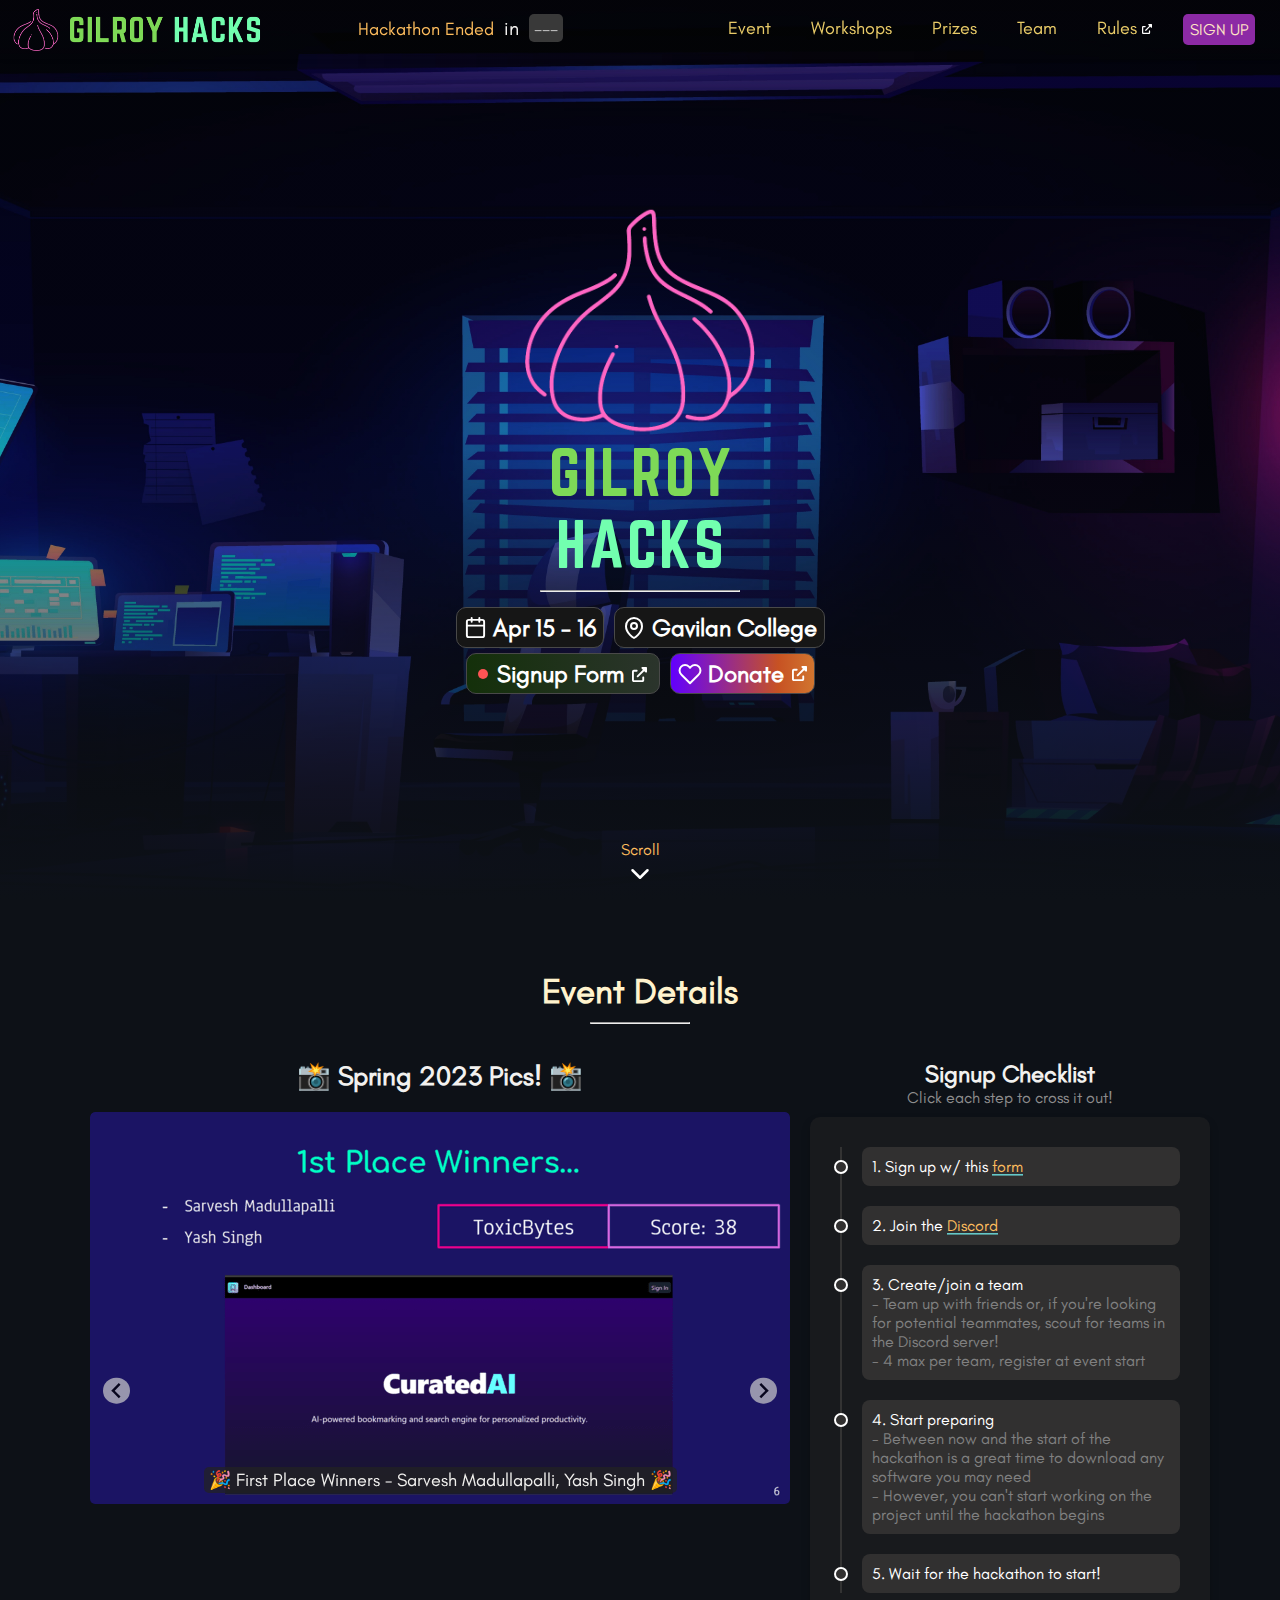
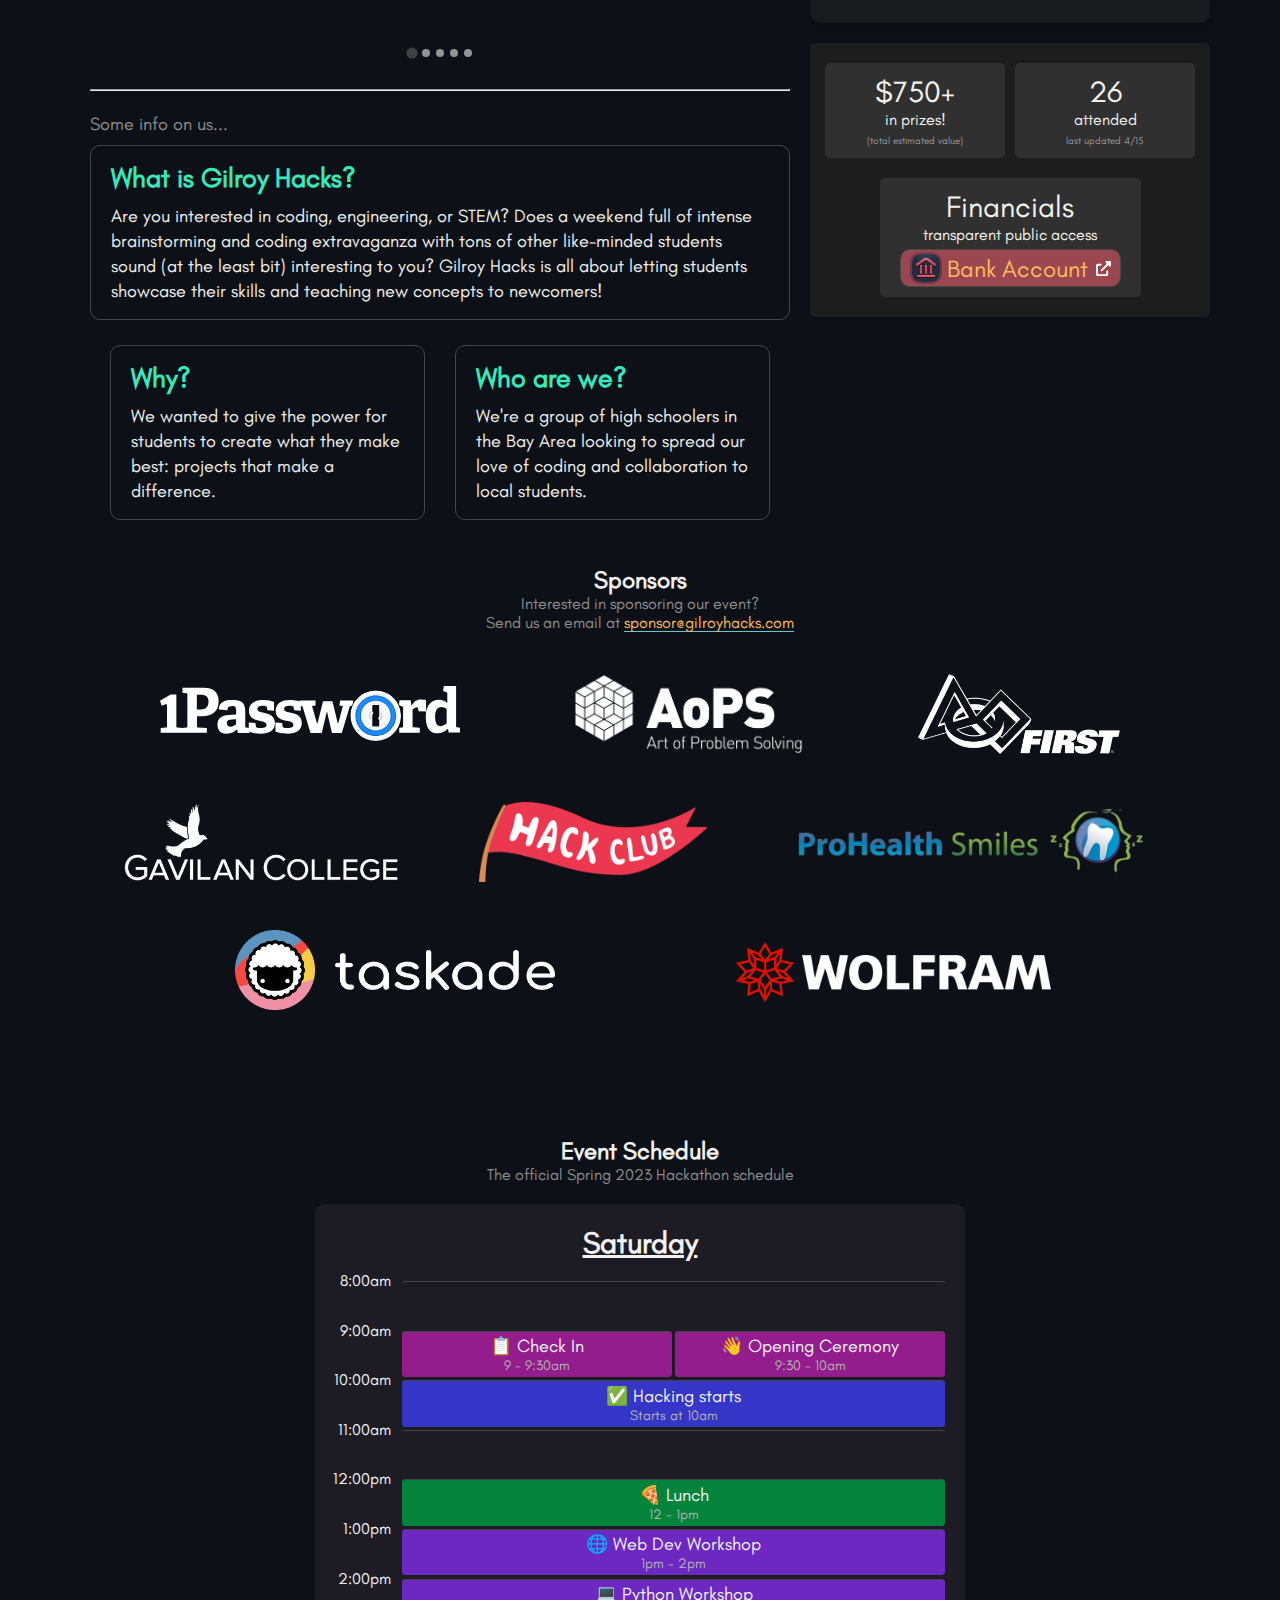
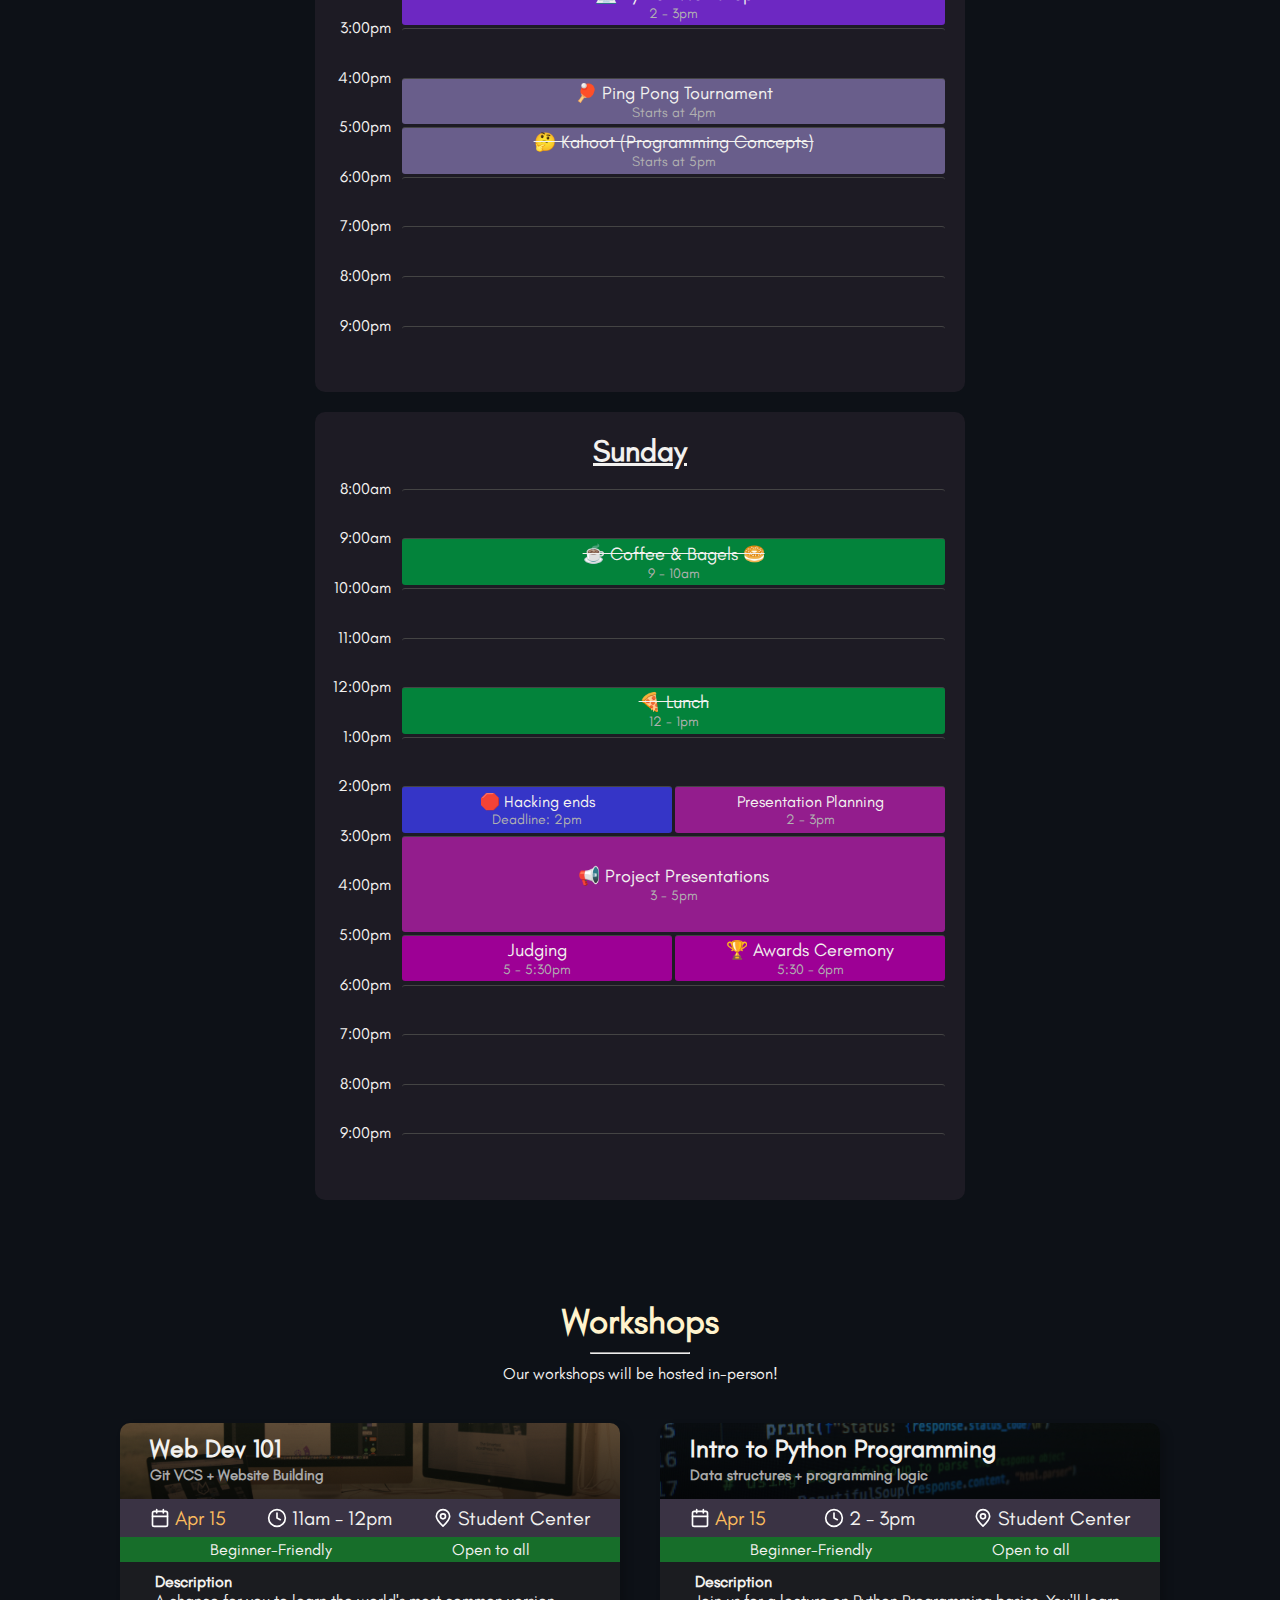
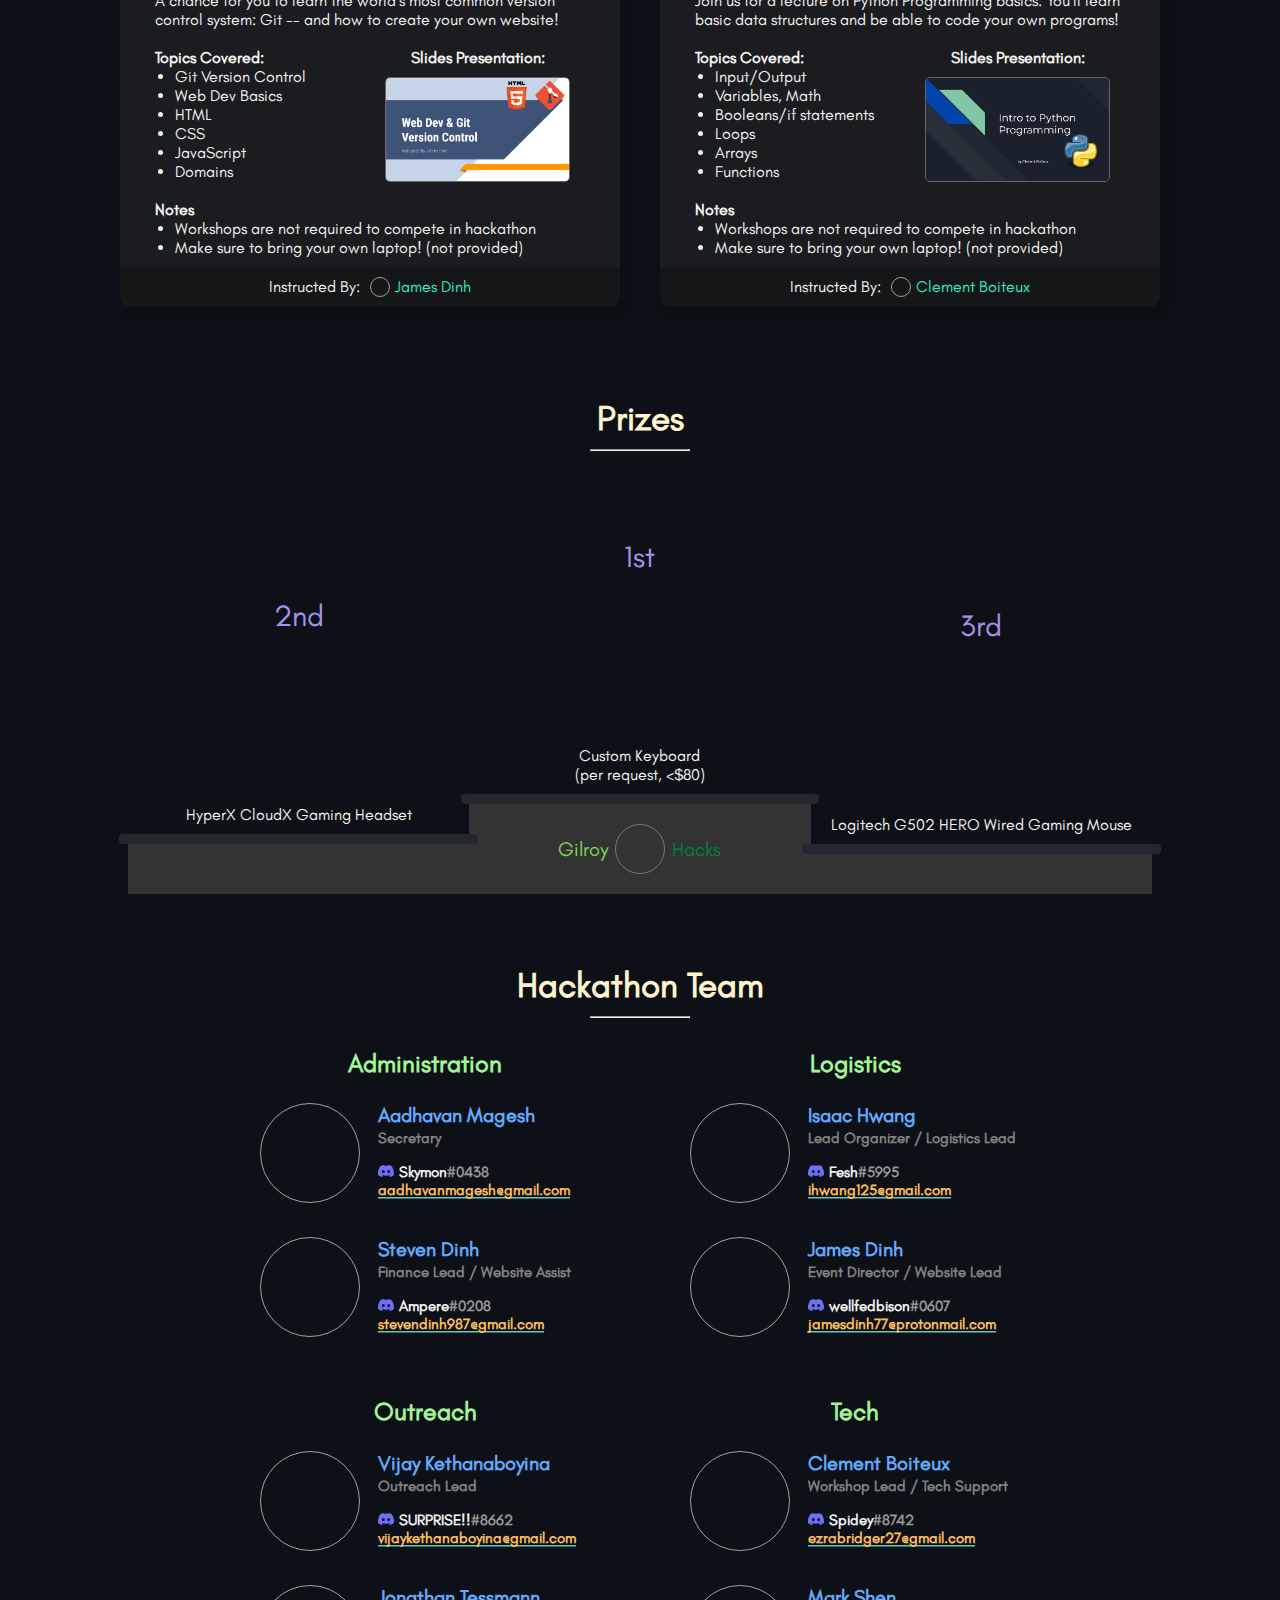
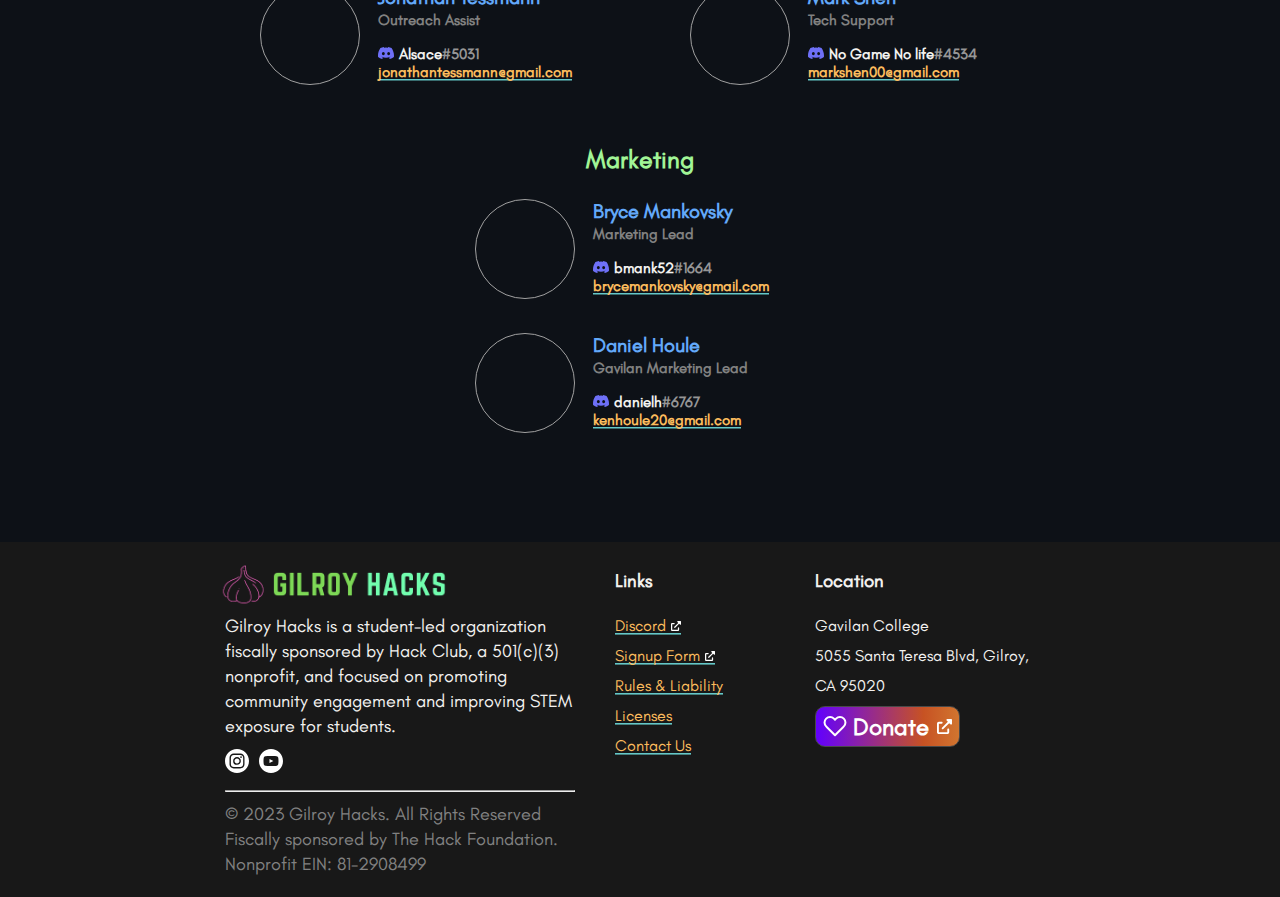
<file: index.html>
<!DOCTYPE html>
<html lang="en">
<!--
    Gilroy Hacks Website Source Code -> HTML (https://gilroyhacks.com)

    Web-Designed by James Dinh ᓚᘏᗢ from scratch using HTML, CSS, and JS
    For more info, contact jamesdinh77 (at) protonmail (dot) com

    Copyright Disclaimer: This Source Code is Copyright (c) 2022 Gilroy Hacks All Rights Reserved.
-->
<head>
    <meta charset="utf-8"/>
    <meta name="viewport" content="width=device-width, initial-scale=1, shrink-to-fit=no">
    <meta http-equiv="X-UA-Compatible" content="IE=edge">
    
    <title>Gilroy Hacks</title>
    <link href="css/general.css" rel="stylesheet" type="text/css" media="all">
    <link href="css/scroll_nav.css" rel="stylesheet" type="text/css" media="all">
    <link href="css/splide.min.css" rel="stylesheet" type="text/css" media="all">
    <link rel="stylesheet" href="css/leaflet.css"/>
    <link rel="icon" href="img/icon.ico">
    <link rel="apple-touch-icon" href="img/Gilroy_Hacks_Logo_app.png">

    <meta name="author" content="Gilroy Hacks">
    <meta name="copyright" content="This site and its pages are Copyright (c) 2023 Gilroy Hacks All Rights Reserved.">
    <meta name="description" content="Gilroy Hacks is a student-led organization focused on promoting community engagement and improving STEM exposure for local middle/high school students.">
    <meta name="keywords" content="Gilroy Hacks, GilroyHacks, Gilroy, hackathon, Bay Area, GECA, Dr. TJ Owens Gilroy Early College Academy">
    
    <!-- JavaScript Refs -->
    <!-- <script defer src="js/leaflet.js"></script>
    <script defer src="js/map.js"></script> -->
    <script defer src="js/splide.min.js"></script>
    <script defer src="js/apexcharts.js"></script>
    <script defer src="js/general.js"></script>
    <script defer src="js/jquery-3.6.0.min.js"></script>
    <script defer data-domain="gilroyhacks.com" src="https://plausible.gilroyhacks.com/js/script.js"></script>
    <style>
        @font-face {
            font-family: "Glacial Indifference";
            src: url("font/GlacialIndifference-Regular.otf") format('opentype');
            font-display: swap;
        }
        @font-face {
            font-family: "Norwester";
            src: url("font/Norwester.otf") format('opentype');
        }
        body {
            position: relative;
            background-color: #0d1117;
            color: #f2f1ef;
            font-family: "Glacial Indifference";
        }
        
        /* width */
        ::-webkit-scrollbar {
            width: 15px;
        }
        /* Track */
        ::-webkit-scrollbar-track {
            box-shadow: inset 0 0 2px grey; 
            background-color: rgb(12, 14, 26);
        }
        /* Handle */
        ::-webkit-scrollbar-thumb {
            background: rgb(38, 45, 75); 
            border-radius: 5px;
        }
        /* Handle on hover */
        ::-webkit-scrollbar-thumb:hover {
            background: rgb(31, 36, 61);
        }
    </style>
    <!--For icons, go here: https://iconsvg.xyz/ or https://icomoon.io/app/#/select-->
    <!-- Compress Images: https://imageresizer.com/image-compressor -->
</head>
<body>
    <!--Nav-->
    <nav id="navBar">
        <div class="nav-container">
            <a id="nav-logo-a" href="./">
                <img id="nav-logo" src="img/Gilroy_Hacks_Banner.png" alt="logo"/>
            </a>
            <div id="banner">
                <p id="banner-text"><a class="navlink" id="timer-link" href="#schedule"><span id="event-name">Hackathon Ended</span></a> <div id="timer-container">in
                    <span id="timer">---</span></div>
                </p>
            </div>
            <input class="menu-btn" onclick="CheckNavOpen()" type="checkbox" id="menu-btn"/>
            <label class="menu-icon" for="menu-btn"><span class="navicon"></span></label>
            <ul class="nav-menu">
                <li><a class="navlink" onclick="uncheck('menu-btn')" href="#event">Event</a></li>
                <li><a class="navlink" onclick="uncheck('menu-btn')" href="#workshops">Workshops</a></li>
                <li><a class="navlink" onclick="uncheck('menu-btn')" href="#prizes">Prizes</a></li>
                <li><a class="navlink" onclick="uncheck('menu-btn')" href="#team">Team</a></li>
                <li><a class="navlink" onclick="uncheck('menu-btn')" href="./rules">Rules<svg id="nav-icon" class="new-tab-icon" xmlns="http://www.w3.org/2000/svg" viewBox="0 0 512 512"><path d="M384 320c-17.67 0-32 14.33-32 32v96H64V160h96c17.67 0 32-14.32 32-32s-14.33-32-32-32L64 96c-35.35 0-64 28.65-64 64V448c0 35.34 28.65 64 64 64h288c35.35 0 64-28.66 64-64v-96C416 334.3 401.7 320 384 320zM488 0H352c-12.94 0-24.62 7.797-29.56 19.75c-4.969 11.97-2.219 25.72 6.938 34.88L370.8 96L169.4 297.4c-12.5 12.5-12.5 32.75 0 45.25C175.6 348.9 183.8 352 192 352s16.38-3.125 22.62-9.375L416 141.3l41.38 41.38c9.156 9.141 22.88 11.84 34.88 6.938C504.2 184.6 512 172.9 512 160V24C512 10.74 501.3 0 488 0z"/></svg></a></li>
            </ul>
            <a onclick="check('01'); save();" target="_blank" href="https://forms.gle/DGhhtikk5j72E59G8"><div id="sign-up">SIGN UP</div></a>
        </div>
    </nav>
    <!--Front Page-->
    <header>
        <div class="header-background">
            <div id="header-gradient">
                <div class="header">
                    <img id="logo" src="img/logo_mini.png" alt="logo"/>
                    <div class="waviy" id="top-logo-text">
                        <span style="--i:0.1s">G</span>
                        <span style="--i:0.2s">I</span>
                        <span style="--i:0.3s">L</span>
                        <span style="--i:0.4s">R</span>
                        <span style="--i:0.5s">O</span>
                        <span style="--i:0.6s">Y</span>
                    </div>
                    <div class="waviy" id="bottom-logo-text">
                        <span style="--i:0.7s">H</span>
                        <span style="--i:0.8s">A</span>
                        <span style="--i:0.9s">C</span>
                        <span style="--i:1.0s">K</span>
                        <span style="--i:1.1s">S</span>
                    </div>
                    <hr id="line-header">
                    <div class="header-info">
                        <a class="tooltip header-link left" id="header-tooltip" style="--i:0.1s" target="_blank" href="https://calendar.google.com/calendar/render?action=TEMPLATE&dates=20230415T170000Z%2F20230417T000000Z&details=Participate%20in%20a%20weekend-long%20hackathon%20to%20strengthen%20your%20coding%20skills%20and%20earn%20some%20cool%20prizes%21&location=Gilroy%20Library&text=Gilroy%20Hacks%20Hackathon"><h2 class="header-subtitle header-subtitle-date"><svg class="header-icon" xmlns="http://www.w3.org/2000/svg" width="23" height="23" viewBox="0 0 24 24" fill="none" stroke="#ffffff" stroke-width="2" stroke-linecap="round" stroke-linejoin="round"><rect x="3" y="4" width="18" height="18" rx="2" ry="2"></rect><line x1="16" y1="2" x2="16" y2="6"></line><line x1="8" y1="2" x2="8" y2="6"></line><line x1="3" y1="10" x2="21" y2="10"></line></svg> Apr 15 - 16</h2></a>
                        <a class="tooltip header-link right" id="map-tooltip" style="--i:0.3s" target="_blank" href="https://goo.gl/maps/sAwTRMW3zRkZphV77"><h2 class="header-subtitle"><svg xmlns="http://www.w3.org/2000/svg" width="24" height="24" viewBox="0 0 24 24" fill="none" stroke="#ffffff" stroke-width="2" stroke-linecap="round" stroke-linejoin="round"><path d="M12 22s-8-4.5-8-11.8A8 8 0 0 1 12 2a8 8 0 0 1 8 8.2c0 7.3-8 11.8-8 11.8z"/><circle cx="12" cy="10" r="3"/></svg>&nbspGavilan College</h2></a>
                        <a class="tooltip header-link left" id="spots-tooltip" style="--i:0.5s" href="https://forms.gle/DGhhtikk5j72E59G8" target="_blank">
                            <div class="spots-container">
                                <div class="blob red" aria-hidden="true"></div>
                                <h2 id="header-subtitle-spots">Signup Form<svg class="new-tab-icon sub-icon" xmlns="http://www.w3.org/2000/svg" viewBox="0 0 512 512"><path d="M384 320c-17.67 0-32 14.33-32 32v96H64V160h96c17.67 0 32-14.32 32-32s-14.33-32-32-32L64 96c-35.35 0-64 28.65-64 64V448c0 35.34 28.65 64 64 64h288c35.35 0 64-28.66 64-64v-96C416 334.3 401.7 320 384 320zM488 0H352c-12.94 0-24.62 7.797-29.56 19.75c-4.969 11.97-2.219 25.72 6.938 34.88L370.8 96L169.4 297.4c-12.5 12.5-12.5 32.75 0 45.25C175.6 348.9 183.8 352 192 352s16.38-3.125 22.62-9.375L416 141.3l41.38 41.38c9.156 9.141 22.88 11.84 34.88 6.938C504.2 184.6 512 172.9 512 160V24C512 10.74 501.3 0 488 0z"/></svg></h2>
                            </div>
                        </a>
                        <a class="tooltip header-link right" id="donate-tooltip" style="--i:0.7s" target="_blank" href="https://bank.hackclub.com/donations/start/gilroy-hacks"><h2 class="header-subtitle donate"><svg xmlns="http://www.w3.org/2000/svg" width="24" height="24" viewBox="0 0 24 24" fill="none" stroke="#ffffff" stroke-width="2" stroke-linecap="round" stroke-linejoin="round"><path d="M20.84 4.61a5.5 5.5 0 0 0-7.78 0L12 5.67l-1.06-1.06a5.5 5.5 0 0 0-7.78 7.78l1.06 1.06L12 21.23l7.78-7.78 1.06-1.06a5.5 5.5 0 0 0 0-7.78z"></path></svg>&nbspDonate<svg class="new-tab-icon sub-icon" xmlns="http://www.w3.org/2000/svg" viewBox="0 0 512 512"><path d="M384 320c-17.67 0-32 14.33-32 32v96H64V160h96c17.67 0 32-14.32 32-32s-14.33-32-32-32L64 96c-35.35 0-64 28.65-64 64V448c0 35.34 28.65 64 64 64h288c35.35 0 64-28.66 64-64v-96C416 334.3 401.7 320 384 320zM488 0H352c-12.94 0-24.62 7.797-29.56 19.75c-4.969 11.97-2.219 25.72 6.938 34.88L370.8 96L169.4 297.4c-12.5 12.5-12.5 32.75 0 45.25C175.6 348.9 183.8 352 192 352s16.38-3.125 22.62-9.375L416 141.3l41.38 41.38c9.156 9.141 22.88 11.84 34.88 6.938C504.2 184.6 512 172.9 512 160V24C512 10.74 501.3 0 488 0z"/></svg></h2></a>
                    </div>
                    <div id="entrance-arrow">
                        <a href="#event" id="arrow-link">
                            Scroll
                            <svg id="arrow" xmlns="http://www.w3.org/2000/svg" width="30" height="30" viewBox="0 0 24 24" fill="none" stroke="#fff" stroke-width="2" stroke-linecap="round" stroke-linejoin="round"><path d="M6 9l6 6 6-6"/></svg>
                        </a>
                    </div>
                </div>
            </div>
        </div>
    </header>
    <!--Main-->
    <main>
        <section id="event">
            <h2 class="topic">Event Details</h2>
            <hr class="line">
            <!-- <div id="current-info">
                <ul class="timeline-description-list">
                    <h3>Important Info:</h3>
                    <div class="warning-box winners">Congrats to <span class="winner-text">ToxicBytes</span> for winning 1st place!</div>
                    <div class="timeline-links">
                        <a target="_blank" href="https://docs.google.com/document/d/1g0NyLcNGcteaXelcNRLpGSzd0l6Mky78ohbBQgQTDQY/edit?usp=sharing"><div class="timeline-button">View the Rubric</div></a>
                        <a target="_blank" href="https://docs.google.com/document/d/1orakhyHzQOzGaL6r1CCQzZAWt8U1GTdaC9wcrvCiu5w/edit"><div class="timeline-button">Prompts</div></a>
                        <a target="_blank" href="https://forms.gle/sxqydj8ks6U3h42S9"><div class="timeline-button" style="margin: 10px;">Submission Form</div></a>
                    </div>
                </ul>
            </div> -->
            <div id="chart"></div>
            <div id="event-container">
                <article id="event-description">
                    <div id="event-title">
                        <h2 class="description-heading">📸 Spring 2023 Pics! 📸</h2>
                    </div>
                    <div class="splide" id="splide" aria-label="Splide Slideshow">
                        <div class="splide__track">
                              <ul class="splide__list">
                                  <li class="splide__slide"><div class="slide-content"><img class="slide-img" src="img/winners.png" loading="lazy" alt="First place winners"><span class="slide-caption">🎉 First Place Winners - Sarvesh Madullapalli, Yash Singh 🎉</span></div></li>
                                  <li class="splide__slide"><div class="slide-content"><img class="slide-img" src="img/openingceremony.jpg" loading="lazy" alt="Opening Ceremony"><span class="slide-caption">Opening Ceremony 👍</span></div></li>
                                  <li class="splide__slide"><div class="slide-content"><img class="slide-img" src="img/pythonworkshop.jpg" loading="lazy" alt="Python Workshop"><span class="slide-caption">💻 Python Workshop 💻</span></div></li>
                                  <li class="splide__slide"><div class="slide-content"><img class="slide-img" src="img/webdevworkshop.jpg" loading="lazy" alt="Python Workshop"><span class="slide-caption">🌐 Web Dev Workshop 🌐</span></div></li>
                                  <li class="splide__slide"><div class="slide-content"><img class="slide-img" src="img/projectpresentations.png" loading="lazy" alt="Prizes"><span class="slide-caption">📢 Project Presentations! 📢</span></div></li>
                                </ul>
                        </div>
                    </div>
                    <hr id="div-hr"><br>
                    <span class="caption" id="splash-entrance">Some info on us...</span>
                    <div class="splash-container" id="what-GilroyHacks">
                        <h2 class="splash-title">What is Gilroy Hacks?</h2>
                        <div class="splash-desc">Are you interested in coding, engineering, or STEM? Does a weekend full of intense brainstorming and coding extravaganza 
                            with tons of other like-minded students sound (at the least bit) interesting to you? Gilroy Hacks is all about letting students 
                            showcase their skills and teaching new concepts to newcomers!</div>
                    </div>
                    <div class="splash-group">
                        <div class="splash-container" id="why-GilroyHacks">
                            <h2 class="splash-title">Why?</h2>
                            <div class="splash-desc">We wanted to give the power for students to create what they make best: projects that make a difference.</div>
                        </div>
                        <div class="splash-container" id="who-GilroyHacks">
                            <h2 class="splash-title">Who are we?</h2>
                            <div class="splash-desc">We're a group of high schoolers in the Bay Area looking to spread our love of coding and collaboration to local students.</div>
                        </div>
                    </div>
                </article>
                <article id="signup-article">
                    <div id="signup-title">
                        <h2 class="signup-header">Signup Checklist</h2>
                        <span class="caption">Click each step to cross it out!</span>
                    </div>
                    <div id="steps-card">
                        <div class="signup-container" id="signup-checklist">
                            <div class="outer">
                              <div class="card">
                                <div class="info">
                                    <!-- Checklist src: https://codepen.io/milanraring/pen/QWbqBGo -->
                                    <div class="checklist">
                                        <input id="01" onclick="save()" type="checkbox" name="r" value="1">
                                        <label for="01">
                                            <p class="title">1. Sign up w/ this <a onclick="check('01'); save()" class="link tooltip" id="signup-link" target="_blank" href="https://forms.gle/DGhhtikk5j72E59G8">form</a></p>
                                        </label>
                                    </div>
                                </div>
                              </div>
                              <div class="card">
                                <div class="info">
                                    <div class="checklist">
                                        <input id="02" onclick="save()" type="checkbox" name="r" value="2">
                                        <label for="02">
                                            <p class="title">2. Join the <a onclick="check('02'); save()" class="link tooltip" id="discord-link" target="_blank" href="https://discord.gg/nkTDKMcYbr">Discord</a></p>
                                        </label>
                                    </div>
                                </div>
                              </div>
                              <div class="card">
                                <div class="info">
                                    <div class="checklist">
                                        <input id="03" onclick="save()" type="checkbox" name="r" value="3">
                                        <label for="03">
                                            <p class="title">3. Create/join a team</p>
                                        </label>
                                        <label for="03">
                                            <span class="step-desc">
                                                - Team up with friends or, if you're looking for potential teammates, scout for teams in the Discord server!
                                                <br>
                                                - 4 max per team, register at event start
                                            </span>
                                        </label>
                                    </div>
                                </div>
                              </div>
                              <div class="card">
                                <div class="info">
                                    <div class="checklist">
                                        <input id="04" onclick="save()" type="checkbox" name="r" value="4">
                                        <label for="04">
                                            <p class="title">4. Start preparing</p>
                                        </label>
                                        <label for="04">
                                            <span class="step-desc">
                                                - Between now and the start of the hackathon is a great time to download any software you may need
                                                <br>
                                                - However, you can't start working on the project until the hackathon begins
                                            </span>                                        
                                        </label>
                                    </div>
                                </div>
                              </div>
                              <div class="card">
                                <div class="info">
                                    <div class="checklist">
                                        <input id="05" onclick="save()" type="checkbox" name="r" value="5">
                                        <label for="05">
                                            <p class="title">5. Wait for the hackathon to start!</p>
                                        </label>
                                    </div>
                                </div>
                              </div>
                            </div>
                        </div>
                    </div>
                    <div class="card-info-container">
                        <div class="info-card green">
                            <span class="card-heading">$750+</span><br>in prizes!<br><span class="sub-text">(total estimated value)</span>
                        </div>
                        <div class="info-card blue">
                            <span class="card-heading">26</span><br>attended<br><span class="sub-text">last updated 4/15</span>
                        </div>
                        <div class="info-card red">
                            <span class="card-heading">Financials</span><br>transparent public access
                            <a class="link" href="https://bank.hackclub.com/gilroy-hacks" target="_blank">
                                <div class="spots-container bankacc-click">
                                    <div class="hcb-container"><svg class="hcb-svg" xmlns="http://www.w3.org/2000/svg" width="32" height="32" fill="none" viewBox="0 0 32 32"><mask id="mask0_180:2" width="32" height="32" x="0" y="0" maskUnits="userSpaceOnUse" style="mask-type:alpha"><path fill="#000" fill-rule="evenodd" d="M16 32C28.8 32 32 28.8 32 16C32 3.2 28.8 0 16 0C3.2 0 0 3.2 0 16C0 28.8 3.2 32 16 32Z" clip-rule="evenodd"/></mask><g mask="url(#mask0_180:2)"><rect width="32" height="32" fill="url(#paint0_radial_180:2)"/><path stroke="url(#paint1_angular_180:2)" stroke-opacity=".5" stroke-width="1.75" d="M31.125 16C31.125 22.4063 30.303 26.0595 28.1813 28.1813C26.0595 30.303 22.4063 31.125 16 31.125C9.59375 31.125 5.94046 30.303 3.81872 28.1813C1.69697 26.0595 0.875 22.4063 0.875 16C0.875 9.59375 1.69697 5.94046 3.81872 3.81872C5.94046 1.69697 9.59375 0.875 16 0.875C22.4063 0.875 26.0595 1.69697 28.1813 3.81872C30.303 5.94046 31.125 9.59375 31.125 16Z"/><g filter="url(#filter0_dii_180:2)"><path fill="url(#paint2_radial_180:2)" fill-rule="evenodd" d="M16.0003 8.018C15.9593 8.032 15.8963 8.056 15.8063 8.096C15.5673 8.199 15.2832 8.347 14.9183 8.556C14.1762 8.98 13.2473 9.579 12.2023 10.317C10.9954 11.1683 10.4485 11.5969 9.76695 12.1311L9.76693 12.1311L9.76692 12.1311C9.26201 12.5269 8.68316 12.9806 7.70725 13.707C7.31725 14.098 6.68325 14.098 6.29325 13.707C5.90225 13.317 5.90225 12.683 6.29325 12.293C8.5005 10.5 8.89925 10.201 11.0483 8.683C12.1283 7.921 13.1373 7.27 13.9263 6.819C14.3273 6.59 14.7063 6.394 15.0033 6.264C15.2653 6.149 15.6423 6 16.0003 6C16.3583 6 16.7353 6.149 16.9973 6.264C17.2943 6.394 17.6733 6.59 18.0743 6.819C18.8632 7.27 19.8723 7.921 20.9523 8.683C23.1012 10.201 23.5 10.5 25.7073 12.293C26.0983 12.683 26.0983 13.317 25.7073 13.707C25.3173 14.098 24.6833 14.098 24.2932 13.707C23.3173 12.9806 22.7385 12.5269 22.2336 12.1311C21.552 11.5969 21.0051 11.1683 19.7983 10.317C18.7533 9.579 17.8243 8.98 17.0823 8.556C16.7173 8.347 16.4333 8.199 16.1943 8.096C16.1043 8.056 16.0413 8.032 16.0003 8.018ZM7 24C7 23.448 7.448 23 8 23H24C24.552 23 25 23.448 25 24C25 24.552 24.552 25 24 25H8C7.448 25 7 24.552 7 24ZM15 21C15 21.552 15.448 22 16 22C16.552 22 17 21.552 17 21V14C17 13.448 16.552 13 16 13C15.448 13 15 13.448 15 14V21ZM21 22C20.448 22 20 21.552 20 21V14C20 13.448 20.448 13 21 13C21.552 13 22 13.448 22 14V21C22 21.552 21.552 22 21 22ZM10 21C10 21.552 10.448 22 11 22C11.552 22 12 21.552 12 21V14C12 13.448 11.552 13 11 13C10.448 13 10 13.448 10 14V21Z" clip-rule="evenodd"/></g></g><defs><filter id="filter0_dii_180:2" width="22.5" height="21.75" x="4.75" y="5.5" color-interpolation-filters="sRGB" filterUnits="userSpaceOnUse"><feFlood flood-opacity="0" result="BackgroundImageFix"/><feColorMatrix in="SourceAlpha" result="hardAlpha" type="matrix" values="0 0 0 0 0 0 0 0 0 0 0 0 0 0 0 0 0 0 127 0"/><feOffset dy="1"/><feGaussianBlur stdDeviation=".625"/><feColorMatrix type="matrix" values="0 0 0 0 0 0 0 0 0 0 0 0 0 0 0 0 0 0 0.25 0"/><feBlend in2="BackgroundImageFix" mode="normal" result="effect1_dropShadow_180:2"/><feBlend in="SourceGraphic" in2="effect1_dropShadow_180:2" mode="normal" result="shape"/><feColorMatrix in="SourceAlpha" result="hardAlpha" type="matrix" values="0 0 0 0 0 0 0 0 0 0 0 0 0 0 0 0 0 0 127 0"/><feOffset dy="-.5"/><feGaussianBlur stdDeviation=".25"/><feComposite in2="hardAlpha" k2="-1" k3="1" operator="arithmetic"/><feColorMatrix type="matrix" values="0 0 0 0 0 0 0 0 0 0 0 0 0 0 0 0 0 0 0.15 0"/><feBlend in2="shape" mode="normal" result="effect2_innerShadow_180:2"/><feColorMatrix in="SourceAlpha" result="hardAlpha" type="matrix" values="0 0 0 0 0 0 0 0 0 0 0 0 0 0 0 0 0 0 127 0"/><feOffset dy=".5"/><feGaussianBlur stdDeviation=".5"/><feComposite in2="hardAlpha" k2="-1" k3="1" operator="arithmetic"/><feColorMatrix type="matrix" values="0 0 0 0 1 0 0 0 0 1 0 0 0 0 1 0 0 0 0.2 0"/><feBlend in2="effect2_innerShadow_180:2" mode="normal" result="effect3_innerShadow_180:2"/></filter><radialGradient id="paint0_radial_180:2" cx="0" cy="0" r="1" gradientTransform="translate(16) rotate(90) scale(14)" gradientUnits="userSpaceOnUse"><stop stop-color="#3C4858"/><stop offset="1" stop-color="#1F2D3D"/></radialGradient><radialGradient id="paint1_angular_180:2" cx="0" cy="0" r="1" gradientTransform="translate(16 16) scale(15.1917)" gradientUnits="userSpaceOnUse"><stop offset=".52" stop-color="#ED3952"/><stop offset=".579" stop-color="#FE5B72"/><stop offset=".741" stop-color="#FF5C73"/><stop offset=".929" stop-color="#EC3750"/></radialGradient><radialGradient id="paint2_radial_180:2" cx="0" cy="0" r="1" gradientTransform="translate(16 6) rotate(90) scale(10 12.1799)" gradientUnits="userSpaceOnUse"><stop stop-color="#FF5C73"/><stop offset="1" stop-color="#EC3750"/></radialGradient></defs></svg>Bank Account<svg class="new-tab-icon sub-icon" xmlns="http://www.w3.org/2000/svg" viewBox="0 0 512 512"><path d="M384 320c-17.67 0-32 14.33-32 32v96H64V160h96c17.67 0 32-14.32 32-32s-14.33-32-32-32L64 96c-35.35 0-64 28.65-64 64V448c0 35.34 28.65 64 64 64h288c35.35 0 64-28.66 64-64v-96C416 334.3 401.7 320 384 320zM488 0H352c-12.94 0-24.62 7.797-29.56 19.75c-4.969 11.97-2.219 25.72 6.938 34.88L370.8 96L169.4 297.4c-12.5 12.5-12.5 32.75 0 45.25C175.6 348.9 183.8 352 192 352s16.38-3.125 22.62-9.375L416 141.3l41.38 41.38c9.156 9.141 22.88 11.84 34.88 6.938C504.2 184.6 512 172.9 512 160V24C512 10.74 501.3 0 488 0z"/></svg></div>
                                </div>
                            </a>
                        </div>
                    </div>
                </article>
            </div>
        </section>
        <section id="sponsors">
            <div id="sponsor-title">
                <h2 id="sponsor-heading">Sponsors</h2>
                <span class="caption">Interested in sponsoring our event?<br>Send us an email at <a class="link tooltip email-link" id="email-replace-sponsor" target="_blank" href="mailto:sponsor-at-gilroyhacks-dot-com">sponsor (at) gilroyhacks (dot) com</a></span>
            </div>
            <div id="sponsor-container">
                <a href="https://1password.com/" target="_blank">
                    <img src="img/1Password_logo.svg" loading="lazy" alt="1Password logo">
                </a>
                <a href="https://artofproblemsolving.com/" target="_blank">
                    <img src="img/aops_white.png" loading="lazy" alt="AOPS logo">
                </a>
                <a href="https://www.firstinspires.org/" target="_blank">
                    <img src="img/first_logo.png" loading="lazy" alt="FIRST logo">
                </a>
                <a href="https://www.gavilan.edu/" target="_blank">
                    <img src="img/gav_white.png" loading="lazy" alt="GEAR Club logo">
                </a>
                <a href="https://hackclub.com/" target="_blank">
                    <img src="img/hackclub_logo.png" loading="lazy" alt="Hack Club Logo">
                </a>
                <a href="https://www.prohealthsmiles.com/" target="_blank">
                    <img src="img/ProHealth_Smiles.png" loading="lazy" alt="ProHealth Smiles logo">
                </a>
                <a href="https://taskade.com/" target="_blank">
                    <img src="img/taskade_logo" loading="lazy" alt="taskade logo">
                </a>
                <a class="wolfram-logo" href="https://www.wolfram.com/language/" target="_blank">
                    <img id="wolfram-star" src="/img/wolfram_star.png" alt="wolfram star" loading="lazy">
                    <img id="wolfram-letters" src="/img/wolfram_letters.png" alt="wolfram letters" loading="lazy">
                </a>
            </div>
        </section>
        <section id="schedule">
            <div id="schedule-title">
                <h2 id="schedule-heading">Event Schedule</h2>
                <span class="caption">The official Spring 2023 Hackathon schedule</span>
            </div>
            <div class="schedule-parent" id="schedule-pa">
                <div class="schedule-element">
                    <h3 class="time-column-header">Saturday</h3>
                    <div class="schedule-container">
                        <!-- TIMES -->
                        <div class="time start-800"><span>8:00am</span></div>
                        <div class="time start-900"><span>9:00am</span></div>
                        <div class="time start-1000"><span>10:00am</span></div>
                        <div class="time start-1100"><span>11:00am</span></div>
                        <div class="time start-1200"><span>12:00pm</span></div>
                        <div class="time start-1300"><span>1:00pm</span></div>
                        <div class="time start-1400"><span>2:00pm</span></div>
                        <div class="time start-1500"><span>3:00pm</span></div>
                        <div class="time start-1600"><span>4:00pm</span></div>
                        <div class="time start-1700"><span>5:00pm</span></div>
                        <div class="time start-1800"><span>6:00pm</span></div>
                        <div class="time start-1900"><span>7:00pm</span></div>
                        <div class="time start-2000"><span>8:00pm</span></div>
                        <div class="time start-2100"><span>9:00pm</span></div>
                        
                        <!-- EVENTS -->
                        <div class="event start-800 end-800 length-4 empty"></div>
                        <div class="event logistics start-900 end-900 length-2" onclick="showModal('check-in')">📋 Check In<span>9 - 9:30am</span></div>
                        <div class="event logistics start-900 end-900 length-2" onclick="showModal('opening-ceremony')">👋 Opening Ceremony<span>9:30 - 10am</span></div>
                        <div class="event hacking start-1000 end-1000 length-4" onclick="showModal('hacking-starts')">✅ Hacking starts<span>Starts at 10am</span></div>
                        <div class="event start-1100 end-1100 length-4 empty"></div>
                        <div class="event food start-1200 end-1200 length-4" onclick="showModal('lunch')">🍕 Lunch<span>12 - 1pm</span></div>
                        <div class="event workshop start-1300 end-1300 length-4" onclick="showModal('workshop1')">🌐 Web Dev Workshop<span>1pm - 2pm</span></div>
                        <div class="event workshop start-1400 end-1400 length-4" onclick="showModal('workshop2')">💻 Python Workshop<span>2 - 3pm</span></div>
                        <div class="event start-1500 end-1500 length-4 empty"></div>
                        <div class="event game start-1600 end-1600 length-4" onclick="showModal('activity1')">🏓 Ping Pong Tournament<span>Starts at 4pm</span></div>
                        <div class="event game start-1700 end-1700 length-4" onclick="showModal('activity2')"><span class="strikethrough">🤔 Kahoot (Programming Concepts)</span><span>Starts at 5pm</span></div>
                        <div class="event start-1800 end-1800 length-4 empty"></div>
                        <div class="event start-1900 end-1900 length-4 empty"></div>
                        <div class="event start-2000 end-2000 length-4 empty"></div>
                        <div class="event start-2100 end-2100 length-4 empty"></div>
                    </div>
                </div>
                <div class="schedule-element">
                    <h3 class="time-column-header">Sunday</h3>
                    <div class="schedule-container">
                        <!-- TIMES -->
                        <div class="time start-800"><span>8:00am</span></div>
                        <div class="time start-900"><span>9:00am</span></div>
                        <div class="time start-1000"><span>10:00am</span></div>
                        <div class="time start-1100"><span>11:00am</span></div>
                        <div class="time start-1200"><span>12:00pm</span></div>
                        <div class="time start-1300"><span>1:00pm</span></div>
                        <div class="time start-1400"><span>2:00pm</span></div>
                        <div class="time start-1500"><span>3:00pm</span></div>
                        <div class="time start-1600"><span>4:00pm</span></div>
                        <div class="time start-1700"><span>5:00pm</span></div>
                        <div class="time start-1800"><span>6:00pm</span></div>
                        <div class="time start-1900"><span>7:00pm</span></div>
                        <div class="time start-2000"><span>8:00pm</span></div>
                        <div class="time start-2100"><span>9:00pm</span></div>
                        
                        <!-- EVENTS -->
                        <div class="event start-800 end-800 length-4 empty"></div>
                        <div class="event food start-900 end-900 length-4" onclick="showModal('breakfast')"><span class="strikethrough">☕ Coffee & Bagels 🥯</span><span>9 - 10am</span></div>
                        <div class="event start-1000 end-1000 length-4 empty"></div>
                        <div class="event start-1100 end-1100 length-4 empty"></div>
                        <div class="event food start-1200 end-1200 length-4" onclick="showModal('lunch')"><span class="strikethrough">🍕 Lunch</span><span>12 - 1pm</span></div>
                        <div class="event start-1300 end-1300 length-4 empty"></div>
                        <div class="event hacking start-1400 end-1400 length-2 small" onclick="showModal('hacking-ends')">🛑 Hacking ends<span>Deadline: 2pm</span></div>
                        <div class="event logistics start-1400 end-1400 length-2 small" onclick="showModal('presentation-planning')">Presentation Planning<span>2 - 3pm</span></div>
                        <div class="event logistics start-1500 end-1600 length-4" onclick="showModal('project-presentations')">📢 Project Presentations<span>3 - 5pm</span></div>
                        <div class="event start-1700 end-1700 length-2" onclick="showModal('judging')">Judging<span>5 - 5:30pm</span></div>
                        <div class="event start-1700 end-1700 length-2" onclick="showModal('awards-ceremony')">🏆 Awards Ceremony<span>5:30 - 6pm</span></div>
                        <div class="event start-1800 end-1800 length-4 empty"></div>
                        <div class="event start-1900 end-1900 length-4 empty"></div>
                        <div class="event start-2000 end-2000 length-4 empty"></div>
                        <div class="event start-2100 end-2100 length-4 empty"></div>
                    </div>
                </div>
            </div>
            <div id="modal-overlay">
                <div class="modal logistics-border" id="check-in">
                    <button class="button-close-modal"></button>
                    <div class="modal-header logistics">
                        <h2>📋 Check In</h2>
                    </div>
                    <div class="modal-desc">
                        <h3><span class="emphasis-text">Time</span>: 9 - 9:30am</h3>
                        <h3><span class="emphasis-text">Location</span>: Student Center</h3><br>
                        <p>Try to arrive by 9:15am so we can get you your lanyard, merch, and table!</p>
                    </div>
                </div>
                <div class="modal logistics-border" id="opening-ceremony">
                    <button class="button-close-modal"></button>
                    <div class="modal-header logistics">
                        <h2>👋 Opening Ceremony</h2>
                    </div>
                    <div class="modal-desc">
                        <h3><span class="emphasis-text">Time</span>: 9:30 - 10am</h3>
                        <h3><span class="emphasis-text">Location</span>: Student Center</h3><br>
                        <p class="timeline-description">The official start of the hackathon where we deliver the opening presentation along with the finalized teams, prompts, rules, and timeline.</p>
                        <ul class="timeline-description-list">
                            <li>Fully in-person event held in the <u>Student Center</u> at Gavilan College</li>
                            <li><span class="important-text">=IMPORTANT=</span> DO NOT START CODING during this period</li>
                        </ul>
                    </div>
                </div>
                <div class="modal hacking-border" id="hacking-starts">
                    <button class="button-close-modal"></button>
                    <div class="modal-header hacking">
                        <h2>✅ Hacking starts</h2>
                    </div>
                    <div class="modal-desc">
                        <h3><span class="emphasis-text">Time</span>: Starts at 10am</h3><br>
                        <p class="timeline-description">Now's your time to shine! Start working with your team to build your project. No strings attached!</p>
                            <ul class="timeline-description-list">
                                <li><span class="important-text">=IMPORTANT=</span> Your project must follow one of the given prompts; otherwise, your team may lose a lot of points for unrelated topic deductions</li>
                                <li><u>In-person</u> - coding shall be done IN-PERSON (though, you may work on your projects at home as well)</li>
                                <li>Remember, you only have 29 hours to complete your project... Use your time wisely</li>
                            </ul>
                            <div class="timeline-links">
                                <a target="_blank" href="https://docs.google.com/document/d/1g0NyLcNGcteaXelcNRLpGSzd0l6Mky78ohbBQgQTDQY/edit?usp=sharing"><div class="timeline-button">View the Rubric</div></a>
                                <a target="_blank" href="https://docs.google.com/document/d/1orakhyHzQOzGaL6r1CCQzZAWt8U1GTdaC9wcrvCiu5w/edit"><div class="timeline-button">Prompts</div></a>
                            </div>
                    </div>
                </div>
                <div class="modal food-border" id="lunch">
                    <button class="button-close-modal"></button>
                    <div class="modal-header food">
                        <h2>🍕 Lunch</h2>
                    </div>
                    <div class="modal-desc">
                        <h3><span class="emphasis-text">Time</span>: 12 - 1pm</h3>
                        <h3><span class="emphasis-text">Location</span>: Student Center</h3><br>
                        <p class="timeline-description">Food options:<br><ul class="timeline-description-list">
                            <li>🍕Pizza (Cheese, Pepperoni)</li>
                            <li>🥗Quinoa Salad (🌿Vegan option)</li>
                            </li>
                        </ul></p>
                    </div>
                </div>
                <div class="modal workshop-border" id="workshop1">
                    <button class="button-close-modal"></button>
                    <div class="modal-header workshop">
                        <h2>🌐 Web Dev Workshop</h2>
                    </div>
                    <div class="modal-desc">
                        <h3><span class="emphasis-text">Time</span>: 11am - 12pm</h3>
                        <h3><span class="emphasis-text">Location</span>: Student Center (North/South Lounge)</h3><br>
                        <p class="timeline-description">A chance for you to learn the world's most common version control system: Git -- and how to create your own website!</p>
                        <ul class="timeline-description-list">
                            <li>Instructed by ya boi <u>James</u></li>
                            <li>Make sure to bring your laptop to follow along!</li>
                            </li>
                        </ul>
                    </div>
                </div>
                <div class="modal workshop-border" id="workshop2">
                    <button class="button-close-modal"></button>
                    <div class="modal-header workshop">
                        <h2>💻 Python Workshop</h2>
                    </div>
                    <div class="modal-desc">
                        <h3><span class="emphasis-text">Time</span>: 2 - 3pm</h3>
                        <h3><span class="emphasis-text">Location</span>: Student Center (North/South Lounge)</h3><br>
                        <p class="timeline-description">Join us for a lecture on Python Programming basics. You'll learn basic data structures and be able to code your own programs!</p>
                        <ul class="timeline-description-list">
                            <li>Instructed by Comp Sci A brainiac <u>Clement</u></li>
                            <li>Make sure to bring your laptop to follow along!</li>
                        </ul>
                    </div>
                </div>
                <div class="modal game-border" id="activity1">
                    <button class="button-close-modal"></button>
                    <div class="modal-header game">
                        <h2>🏓 Ping Pong Tournament</h2>
                    </div>
                    <div class="modal-desc">
                        <h3><span class="emphasis-text">Time</span>: Starts at 4pm</h3>
                        <h3><span class="emphasis-text">Location</span>: Student Center</h3><br>
                        <p class="timeline-description">Play in a pyramid-style 🏓table tennis🏓 tournament with other hackers!</p>
                    </div>
                </div>
                <div class="modal game-border" id="activity2">
                    <button class="button-close-modal"></button>
                    <div class="modal-header game">
                        <h2>🤔 Kahoot (Programming Concepts)</h2>
                    </div>
                    <div class="modal-desc">
                        <h3><span class="emphasis-text">Time</span>: Starts at 5pm</h3>
                        <h3><span class="emphasis-text">Location</span>: Student Center</h3><br>
                        <p class="timeline-description">Get studying with your concepts, cuz we'll be quizzing you 👀 (1st place wins a prize)!</p>
                    </div>
                </div>
                <div class="modal food-border" id="breakfast">
                    <button class="button-close-modal"></button>
                    <div class="modal-header food">
                        <h2>☕ Coffee & Bagels 🥯</h2>
                    </div>
                    <div class="modal-desc">
                        <h3><span class="emphasis-text">Time</span>: 9 - 10am</h3>
                        <h3><span class="emphasis-text">Location</span>: Student Center</h3><br>
                        <p class="timeline-description">Wakey Wakey!!! We've got some coffee for y'all early risers and bagels to keep you awake throughout</p>
                    </div>
                </div>
                <div class="modal hacking-border" id="hacking-ends">
                    <button class="button-close-modal"></button>
                    <div class="modal-header hacking">
                        <h2>🛑 Hacking ends</h2>
                    </div>
                    <div class="modal-desc">
                        <h3><span class="emphasis-text">Time</span>: DEADLINE is at <u>2pm</u></h3><br>
                        <p class="timeline-description">STOP coding! Your 28 hours of intense stress and turmoil are finally up! We hope you learned some valuable skills and made some new friends along the way.</p>
                            <ul class="timeline-description-list">
                                <li><span class="important-text">=IMPORTANT=</span> Make sure you turn in your project BEFORE the deadline at 2:00pm. You can find the submission form on the Discord server or <a class="link tooltip" id="submit-tooltip" href="https://forms.gle/sxqydj8ks6U3h42S9" target="_blank">Submit Here</a></li>
                                <li>From now until Project Presentations (3pm), your team will have around 30 mins to prepare for your presentation. Get back to work!</li>
                            </ul>
                            <div class="timeline-links">
                                <a target="_blank" href="https://docs.google.com/document/d/1g0NyLcNGcteaXelcNRLpGSzd0l6Mky78ohbBQgQTDQY/edit?usp=sharing"><div class="timeline-button">View the Rubric</div></a>
                                <a target="_blank" href="https://docs.google.com/document/d/1orakhyHzQOzGaL6r1CCQzZAWt8U1GTdaC9wcrvCiu5w/edit"><div class="timeline-button">Prompts</div></a>
                            </div>
                    </div>
                </div>
                <div class="modal logistics-border" id="presentation-planning">
                    <button class="button-close-modal"></button>
                    <div class="modal-header logistics">
                        <h2>Presentation Planning</h2>
                    </div>
                    <div class="modal-desc">
                        <h3><span class="emphasis-text">Time</span>: 2 - 3pm</h3><br>
                            After you've submitted, take this time to prepare for your (not very) stressful presentation coming up.
                            <div class="timeline-links">
                                <a target="_blank" href="https://docs.google.com/document/d/1g0NyLcNGcteaXelcNRLpGSzd0l6Mky78ohbBQgQTDQY/edit?usp=sharing"><div class="timeline-button">View the Rubric</div></a>
                            </div>
                    </div>
                </div>
                <div class="modal logistics-border" id="project-presentations">
                    <button class="button-close-modal"></button>
                    <div class="modal-header logistics">
                        <h2>📢 Project Presentations</h2>
                    </div>
                    <div class="modal-desc">
                        <h3><span class="emphasis-text">Time</span>: 3 - 5pm</h3>
                        <h3><span class="emphasis-text">Location</span>: Online (Zoom)</h3><br>
                        <p class="timeline-description">This is where your team will present your product to our honored judges.</p>
                            <ul class="timeline-description-list">
                                <li>Be Creative! Make your product stand out by including a demo or showing its function across multiple applications</li>
                                <li>Presentations will occur in order of team number (i.e. Team 1 will go first)</li>
                                <li><span class="important-text">=IMPORTANT=</span> Your team's presentation is NOT ALLOWED to go above 5 minutes... Use your time wisely.</li>
                                <li>Your team will be graded on both the product and presentation as per the rubric</li>
                            </ul>
                            <div class="timeline-links">
                                <a target="_blank" href="https://docs.google.com/document/d/1g0NyLcNGcteaXelcNRLpGSzd0l6Mky78ohbBQgQTDQY/edit?usp=sharing"><div class="timeline-button">View the Rubric</div></a>
                            </div>
                    </div>
                </div>
                <div class="modal logistics-border" id="judging">
                    <button class="button-close-modal"></button>
                    <div class="modal-header logistics">
                        <h2>Judging</h2>
                    </div>
                    <div class="modal-desc">
                        <h3><span class="emphasis-text">Time</span>: 5 - 5:30pm</h3><br>
                        <p>Sit tight and relax while our judges assign scores to your projects!</p>
                    </div>
                </div>
                <div class="modal logistics-border" id="awards-ceremony">
                    <button class="button-close-modal"></button>
                    <div class="modal-header logistics">
                        <h2>🏆 Awards Ceremony</h2>
                    </div>
                    <div class="modal-desc">
                        <h3><span class="emphasis-text">Time</span>: 5:30 - 6pm</h3>
                        <h3><span class="emphasis-text">Location</span>: Online (Zoom)</h3><br>
                        <p class="timeline-description">Congratuations! Judge scores are tallied and here's where we announce the 1st, 2nd, and 3rd place teams along with constructive feedback for each.</p>
                            <ul class="timeline-description-list">
                                <li><u>Winners</u>: we will contact you via Email/Discord about your prizes; please allow up to 2 days for a response</li>
                                <li>For Questions, ask in the Discord server (#ask-questions), or contact tech support at <a class="link tooltip email-link email-replace-tech" target="_blank" href="mailto:tech@gilroyhacks.com">tech@gilroyhacks.com</a></li>
                            </ul>
                    </div>
                </div>
            </div>
        </section>
        <section id="workshops">
            <h2 class="topic">Workshops</h2>
            <hr class="line">
            <p id="workshops-description">Our workshops will be hosted in-person!</p>
            <div class="flex-container">
                <div class="workshop-entry">
                    <div class="workshop-header" id="webdev-workshop">
                        <div class="workshop-title">
                            <h3 class="title-font-weight">Web Dev 101</h3>
                            <h4 class="workshop-subtitle">Git VCS + Website Building</h4>
                        </div>
                        <div class="workshop-topics">
                            <span class="tooltip" id="git-tooltip"><img class="workshop-img" loading="lazy" src="img/git.png" alt="Git"></span>
                            <span class="tooltip" id="html-tooltip"><img class="workshop-img" loading="lazy" src="img/html.png" alt="HTML"></span>
                        </div>
                    </div>
                    <div class="workshop-date">
                        <a class="link tooltip cal-tooltip workshop-link" target="_blank" href="https://calendar.google.com/calendar/render?action=TEMPLATE&dates=20230415T180000Z%2F20230415T190000Z&details=A%20chance%20for%20you%20to%20learn%20the%20world%27s%20most%20common%20version%20control%20system%3A%20Git%20--%20and%20how%20to%20create%20your%20own%20website%21&location=LI%20128&text=Web%20Dev%20Workshop"><div><svg class="workshop-icon" xmlns="http://www.w3.org/2000/svg" width="20" height="20" viewBox="0 0 24 24" fill="none" stroke="#ffffff" stroke-width="2" stroke-linecap="round" stroke-linejoin="round"><rect x="3" y="4" width="18" height="18" rx="2" ry="2"></rect><line x1="16" y1="2" x2="16" y2="6"></line><line x1="8" y1="2" x2="8" y2="6"></line><line x1="3" y1="10" x2="21" y2="10"></line></svg>Apr 15</div></a>
                        <div><svg class="workshop-icon" xmlns="http://www.w3.org/2000/svg" width="20" height="20" viewBox="0 0 24 24" fill="none" stroke="#ffffff" stroke-width="2" stroke-linecap="round" stroke-linejoin="round"><circle cx="12" cy="12" r="10"></circle><polyline points="12 6 12 12 16 14"></polyline></svg>11am - 12pm</div>
                        <div><svg class="workshop-icon" xmlns="http://www.w3.org/2000/svg" width="20" height="20" viewBox="0 0 24 24" fill="none" stroke="#ffffff" stroke-width="2" stroke-linecap="round" stroke-linejoin="round"><circle cx="12" cy="10" r="3"/><path d="M12 21.7C17.3 17 20 13 20 10a8 8 0 1 0-16 0c0 3 2.7 6.9 8 11.7z"/></svg>Student Center</div>
                    </div>
                    <div class="workshop-difficulty"><p>Beginner-Friendly</p><p>Open to all</p></div>
                    <div class="workshop-desc">
                        <h4>Description</h4>
                        <p>A chance for you to learn the world's most common version control system: Git -- and how to create your own website!</p><br>
                        <div class="workshop-slides">
                            <div class="workshop-topics-covered">
                                <h4>Topics Covered:</h4>
                                <ul style="margin-left: 20px">
                                    <li>Git Version Control</li>
                                    <li>Web Dev Basics</li>
                                    <li>HTML</li>
                                    <li>CSS</li>
                                    <li>JavaScript</li>
                                    <li>Domains</li>
                                </ul><br>
                            </div>
                            <div class="workshop-presentation">
                                <h4>Slides Presentation:</h4>
                                <div class="slides-thumbnail">
                                    <a class="tooltip" id="webdev-slides-tooltip" href="https://docs.google.com/presentation/d/19sgQbGn7sqNV1A_LlYYiCNZF2GlHGuc-pFoWAdAEtV0/edit?usp=sharing" target="_blank"><img class="slides-element" src="img/webdev_slides.jpg" alt="slide thumbnail"></a>
                                </div>
                            </div>
                        </div>
                        <h4>Notes</h4>
                        <ul style="margin-left: 20px">
                            <li>Workshops are not required to compete in hackathon</li>
                            <li>Make sure to bring your own laptop! (not provided)</li>
                        </ul>
                    </div>
                    <div class="workshop-footer">
                        Instructed By: <div class="workshop-instructor"><img class="instructor-img" src="img/jamesdinh.jpg" loading="lazy" alt="profile picture"></div><span class="emphasis-text">James Dinh</span>
                    </div>
                </div>
                <div class="workshop-entry">
                    <div class="workshop-header" id="python-workshop">
                        <div class="workshop-title">
                            <h3 class="title-font-weight">Intro to Python Programming</h3>
                            <h4 class="workshop-subtitle">Data structures + programming logic</h4>
                        </div>
                        <div class="workshop-topics">
                            <span class="tooltip" id="python-tooltip"><img class="workshop-img" loading="lazy" src="img/python-logo.webp" alt="Python"></span>
                        </div>
                    </div>
                    <div class="workshop-date">
                        <a class="link tooltip cal-tooltip workshop-link" target="_blank" href="https://calendar.google.com/calendar/render?action=TEMPLATE&dates=20230415T210000Z%2F20230415T220000Z&details=Join%20us%20for%20a%20lecture%20on%20Python%20Programming%20basics.%20You%27ll%20learn%20basic%20data%20structures%20and%20be%20able%20to%20code%20your%20own%20programs%21&location=LI%20128&text=Python%20Workshop"><div><svg class="workshop-icon" xmlns="http://www.w3.org/2000/svg" width="20" height="20" viewBox="0 0 24 24" fill="none" stroke="#ffffff" stroke-width="2" stroke-linecap="round" stroke-linejoin="round"><rect x="3" y="4" width="18" height="18" rx="2" ry="2"></rect><line x1="16" y1="2" x2="16" y2="6"></line><line x1="8" y1="2" x2="8" y2="6"></line><line x1="3" y1="10" x2="21" y2="10"></line></svg>Apr 15</div></a>
                        <div><svg class="workshop-icon" xmlns="http://www.w3.org/2000/svg" width="20" height="20" viewBox="0 0 24 24" fill="none" stroke="#ffffff" stroke-width="2" stroke-linecap="round" stroke-linejoin="round"><circle cx="12" cy="12" r="10"></circle><polyline points="12 6 12 12 16 14"></polyline></svg>2 - 3pm</div>
                        <div><svg class="workshop-icon" xmlns="http://www.w3.org/2000/svg" width="20" height="20" viewBox="0 0 24 24" fill="none" stroke="#ffffff" stroke-width="2" stroke-linecap="round" stroke-linejoin="round"><circle cx="12" cy="10" r="3"/><path d="M12 21.7C17.3 17 20 13 20 10a8 8 0 1 0-16 0c0 3 2.7 6.9 8 11.7z"/></svg>Student Center</div>
                    </div>
                    <div class="workshop-difficulty"><p>Beginner-Friendly</p><p>Open to all</p></div>
                    <div class="workshop-desc">
                        <h4>Description</h4>
                        <p>Join us for a lecture on Python Programming basics. You'll learn basic data structures and be able to code your own programs!</p><br>
                        <div class="workshop-slides">
                            <div class="workshop-topics-covered">
                                <h4>Topics Covered:</h4>
                                <ul style="margin-left: 20px">
                                    <li>Input/Output</li>
                                    <li>Variables, Math</li>
                                    <li>Booleans/if statements</li>
                                    <li>Loops</li>
                                    <li>Arrays</li>
                                    <li>Functions</li>
                                </ul><br>
                            </div>
                            <div class="workshop-presentation">
                                <h4>Slides Presentation:</h4>
                                <div class="slides-thumbnail">
                                    <a class="tooltip" id="python-slides-tooltip" href="https://docs.google.com/presentation/d/1nSepXdvXbz1ZaOXXQgIr0wWG9QS4FvW_wJ4KKt2zS7k/edit?usp=sharing" target="_blank"><img class="slides-element" src="img/python_slides.jpg" alt="slide thumbnail"></a>
                                </div>
                            </div>
                        </div>
                        <h4>Notes</h4>
                        <ul style="margin-left: 20px">
                            <li>Workshops are not required to compete in hackathon</li>
                            <li>Make sure to bring your own laptop! (not provided)</li>                        </ul>
                    </div>
                    <div class="workshop-footer">
                        Instructed By: <div class="workshop-instructor"><img class="instructor-img" src="img/clementboiteux.jpg" loading="lazy" alt="profile picture"></div><span class="emphasis-text">Clement Boiteux</span>
                    </div>
                </div>
            </div>
        </section>
        <section id="prizes">
            <h2 class="topic">Prizes</h2>
            <hr class="line">
            <div id="prizes-container">
                <div class="prize-column">
                    <div class="podium-description">
                        <div class="prize-desc" id="second-place">
                            <div class="prize-text">
                                <span class="prize-title">2nd</span>
                            </div>
                            <img class="prize-laurel" src="img/silver-laurel.png" loading="lazy" alt="silver laurel">
                            <img class="prize-img" src="img/hyperxheadset.png" loading="lazy">
                            <div class="prize-subtitle">HyperX CloudX Gaming Headset</div>
                        </div>
                        <div class="podium-edge"></div>
                        <div id="second-podium"></div>
                    </div>
                </div>
                <div class="prize-column">
                    <div class="podium-description">
                        <div class="prize-desc" id="first-place">
                            <div class="prize-text" id="first-prize-title">
                                <span class="prize-title">1st</span><br>
                            </div>
                            <img class="prize-laurel" src="img/gold-laurel.png" loading="lazy" alt="gold laurel">
                            <img class="prize-img" src="img/customkeyboard.png" loading="lazy">
                            <div class="prize-subtitle">Custom Keyboard<br>(per request, &#60;$80)</div>
                        </div>
                        <div class="podium-edge"></div>
                        <div id="first-podium">
                            <p class="podium-label" id="podium-label-1">Gilroy</p>
                            <img id="prize-logo" src="img/Gilroy_Hacks_Logo_icon_tp_podium_spring.png" loading="lazy" alt="logo">
                            <p class="podium-label" id="podium-label-2">Hacks</p>
                        </div>
                    </div>
                </div>
                <div class="prize-column">
                    <div class="podium-description">
                        <div class="prize-desc" id="third-place">
                            <div class="prize-text">
                                <span class="prize-title">3rd</span><br>
                            </div>
                            <img class="prize-laurel" src="img/bronze-laurel.png" loading="lazy" alt="bronze laurel">
                            <img class="prize-img" src="img/g502hero.png" loading="lazy">
                            <div class="prize-subtitle">Logitech G502 HERO Wired Gaming Mouse</div>
                        </div>
                        <div class="podium-edge"></div>
                        <div id="third-podium"></div>
                    </div>
                </div>
            </div>
        </section>
        <section id="team">
            <h2 class="topic">Hackathon Team</h2>
            <hr class="line">
            <div id="team-container">
                <article id="administration">
                    <h3 class="team-title">Administration</h3>
                    <div class="team-entry">
                        <div class="team-picture"><img src="img/aadhavanmagesh.jpg" loading="lazy" alt="profile picture"></div>
                        <div class="team-description">
                            <h4 class="person-name">Aadhavan Magesh</h4>
                            <h5 class="person-subtitle">Secretary</h5>
                            <h5 class="person-contact"><span class="tooltip discord"><svg class="discord-icon" xmlns="http://www.w3.org/2000/svg" fill="currentColor" viewBox="0 0 16 16">
                                <path d="M13.545 2.907a13.227 13.227 0 0 0-3.257-1.011.05.05 0 0 0-.052.025c-.141.25-.297.577-.406.833a12.19 12.19 0 0 0-3.658 0 8.258 8.258 0 0 0-.412-.833.051.051 0 0 0-.052-.025c-1.125.194-2.22.534-3.257 1.011a.041.041 0 0 0-.021.018C.356 6.024-.213 9.047.066 12.032c.001.014.01.028.021.037a13.276 13.276 0 0 0 3.995 2.02.05.05 0 0 0 .056-.019c.308-.42.582-.863.818-1.329a.05.05 0 0 0-.01-.059.051.051 0 0 0-.018-.011 8.875 8.875 0 0 1-1.248-.595.05.05 0 0 1-.02-.066.051.051 0 0 1 .015-.019c.084-.063.168-.129.248-.195a.05.05 0 0 1 .051-.007c2.619 1.196 5.454 1.196 8.041 0a.052.052 0 0 1 .053.007c.08.066.164.132.248.195a.051.051 0 0 1-.004.085 8.254 8.254 0 0 1-1.249.594.05.05 0 0 0-.03.03.052.052 0 0 0 .003.041c.24.465.515.909.817 1.329a.05.05 0 0 0 .056.019 13.235 13.235 0 0 0 4.001-2.02.049.049 0 0 0 .021-.037c.334-3.451-.559-6.449-2.366-9.106a.034.034 0 0 0-.02-.019Zm-8.198 7.307c-.789 0-1.438-.724-1.438-1.612 0-.889.637-1.613 1.438-1.613.807 0 1.45.73 1.438 1.613 0 .888-.637 1.612-1.438 1.612Zm5.316 0c-.788 0-1.438-.724-1.438-1.612 0-.889.637-1.613 1.438-1.613.807 0 1.451.73 1.438 1.613 0 .888-.631 1.612-1.438 1.612Z"/>
                              </svg>Skymon<span class="discord-tag">#0438</span></span><br><a class="link tooltip email-link" id="email-replace-aadhavan" target="_blank" href="mailto:aadhavan.magesh-at-gmail-dot-com">aadhavan.magesh (at) gmail (dot) com</a></h5>
                        </div>
                    </div>
                    <div class="team-entry">
                        <div class="team-picture"><img src="img/stevendinh.jpg" loading="lazy" alt="profile picture"></div>
                        <div class="team-description">
                            <h4 class="person-name">Steven Dinh</h4>
                            <h5 class="person-subtitle">Finance Lead / Website Assist</h5>
                            <h5 class="person-contact"><span class="tooltip discord"><svg class="discord-icon" xmlns="http://www.w3.org/2000/svg" fill="currentColor" viewBox="0 0 16 16">
                                <path d="M13.545 2.907a13.227 13.227 0 0 0-3.257-1.011.05.05 0 0 0-.052.025c-.141.25-.297.577-.406.833a12.19 12.19 0 0 0-3.658 0 8.258 8.258 0 0 0-.412-.833.051.051 0 0 0-.052-.025c-1.125.194-2.22.534-3.257 1.011a.041.041 0 0 0-.021.018C.356 6.024-.213 9.047.066 12.032c.001.014.01.028.021.037a13.276 13.276 0 0 0 3.995 2.02.05.05 0 0 0 .056-.019c.308-.42.582-.863.818-1.329a.05.05 0 0 0-.01-.059.051.051 0 0 0-.018-.011 8.875 8.875 0 0 1-1.248-.595.05.05 0 0 1-.02-.066.051.051 0 0 1 .015-.019c.084-.063.168-.129.248-.195a.05.05 0 0 1 .051-.007c2.619 1.196 5.454 1.196 8.041 0a.052.052 0 0 1 .053.007c.08.066.164.132.248.195a.051.051 0 0 1-.004.085 8.254 8.254 0 0 1-1.249.594.05.05 0 0 0-.03.03.052.052 0 0 0 .003.041c.24.465.515.909.817 1.329a.05.05 0 0 0 .056.019 13.235 13.235 0 0 0 4.001-2.02.049.049 0 0 0 .021-.037c.334-3.451-.559-6.449-2.366-9.106a.034.034 0 0 0-.02-.019Zm-8.198 7.307c-.789 0-1.438-.724-1.438-1.612 0-.889.637-1.613 1.438-1.613.807 0 1.45.73 1.438 1.613 0 .888-.637 1.612-1.438 1.612Zm5.316 0c-.788 0-1.438-.724-1.438-1.612 0-.889.637-1.613 1.438-1.613.807 0 1.451.73 1.438 1.613 0 .888-.631 1.612-1.438 1.612Z"/>
                              </svg>Ampere<span class="discord-tag">#0208</span></span><br><a class="link tooltip email-link" id="email-replace-steven" target="_blank" href="mailto:stevendinh987-at-gmail-dot-com">stevendinh987 (at) gmail (dot) com</a></h5>
                        </div>
                    </div>
                </article>
                <article id="logistics">
                    <h3 class="team-title">Logistics</h3>
                    <div class="team-entry">
                        <div class="team-picture"><img src="img/isaachwang.jpg" loading="lazy" alt="profile picture"></div>
                        <div class="team-description">
                            <h4 class="person-name">Isaac Hwang</h4>
                            <h5 class="person-subtitle">Lead Organizer / Logistics Lead</h5>
                            <h5 class="person-contact"><span class="tooltip discord"><svg class="discord-icon" xmlns="http://www.w3.org/2000/svg" fill="currentColor" viewBox="0 0 16 16">
                                <path d="M13.545 2.907a13.227 13.227 0 0 0-3.257-1.011.05.05 0 0 0-.052.025c-.141.25-.297.577-.406.833a12.19 12.19 0 0 0-3.658 0 8.258 8.258 0 0 0-.412-.833.051.051 0 0 0-.052-.025c-1.125.194-2.22.534-3.257 1.011a.041.041 0 0 0-.021.018C.356 6.024-.213 9.047.066 12.032c.001.014.01.028.021.037a13.276 13.276 0 0 0 3.995 2.02.05.05 0 0 0 .056-.019c.308-.42.582-.863.818-1.329a.05.05 0 0 0-.01-.059.051.051 0 0 0-.018-.011 8.875 8.875 0 0 1-1.248-.595.05.05 0 0 1-.02-.066.051.051 0 0 1 .015-.019c.084-.063.168-.129.248-.195a.05.05 0 0 1 .051-.007c2.619 1.196 5.454 1.196 8.041 0a.052.052 0 0 1 .053.007c.08.066.164.132.248.195a.051.051 0 0 1-.004.085 8.254 8.254 0 0 1-1.249.594.05.05 0 0 0-.03.03.052.052 0 0 0 .003.041c.24.465.515.909.817 1.329a.05.05 0 0 0 .056.019 13.235 13.235 0 0 0 4.001-2.02.049.049 0 0 0 .021-.037c.334-3.451-.559-6.449-2.366-9.106a.034.034 0 0 0-.02-.019Zm-8.198 7.307c-.789 0-1.438-.724-1.438-1.612 0-.889.637-1.613 1.438-1.613.807 0 1.45.73 1.438 1.613 0 .888-.637 1.612-1.438 1.612Zm5.316 0c-.788 0-1.438-.724-1.438-1.612 0-.889.637-1.613 1.438-1.613.807 0 1.451.73 1.438 1.613 0 .888-.631 1.612-1.438 1.612Z"/>
                              </svg>Fesh<span class="discord-tag">#5995</span></span><br><a class="link tooltip email-link" id="email-replace-isaac" target="_blank" href="mailto:ihwang125-at-gmail-dot-com">ihwang125 (at) gmail (dot) com</a></h5>
                        </div>
                    </div>
                    <div class="team-entry">
                        <a class="tooltip" id="website" target="_blank" href="https://jamesdinh.me/"><div class="team-picture"><img src="img/jamesdinh.jpg" loading="lazy" alt="profile picture"></div></a>
                        <div class="team-description">
                            <h4 class="person-name">James Dinh</h4>
                            <h5 class="person-subtitle">Event Director / Website Lead</h5>
                            <h5 class="person-contact"><span class="tooltip discord"><svg class="discord-icon" xmlns="http://www.w3.org/2000/svg" fill="currentColor" viewBox="0 0 16 16">
                                <path d="M13.545 2.907a13.227 13.227 0 0 0-3.257-1.011.05.05 0 0 0-.052.025c-.141.25-.297.577-.406.833a12.19 12.19 0 0 0-3.658 0 8.258 8.258 0 0 0-.412-.833.051.051 0 0 0-.052-.025c-1.125.194-2.22.534-3.257 1.011a.041.041 0 0 0-.021.018C.356 6.024-.213 9.047.066 12.032c.001.014.01.028.021.037a13.276 13.276 0 0 0 3.995 2.02.05.05 0 0 0 .056-.019c.308-.42.582-.863.818-1.329a.05.05 0 0 0-.01-.059.051.051 0 0 0-.018-.011 8.875 8.875 0 0 1-1.248-.595.05.05 0 0 1-.02-.066.051.051 0 0 1 .015-.019c.084-.063.168-.129.248-.195a.05.05 0 0 1 .051-.007c2.619 1.196 5.454 1.196 8.041 0a.052.052 0 0 1 .053.007c.08.066.164.132.248.195a.051.051 0 0 1-.004.085 8.254 8.254 0 0 1-1.249.594.05.05 0 0 0-.03.03.052.052 0 0 0 .003.041c.24.465.515.909.817 1.329a.05.05 0 0 0 .056.019 13.235 13.235 0 0 0 4.001-2.02.049.049 0 0 0 .021-.037c.334-3.451-.559-6.449-2.366-9.106a.034.034 0 0 0-.02-.019Zm-8.198 7.307c-.789 0-1.438-.724-1.438-1.612 0-.889.637-1.613 1.438-1.613.807 0 1.45.73 1.438 1.613 0 .888-.637 1.612-1.438 1.612Zm5.316 0c-.788 0-1.438-.724-1.438-1.612 0-.889.637-1.613 1.438-1.613.807 0 1.451.73 1.438 1.613 0 .888-.631 1.612-1.438 1.612Z"/>
                              </svg>wellfedbison<span class="discord-tag">#0607</span></span><br><a class="link tooltip email-link" id="email-replace-james" target="_blank" href="mailto:jamesdinh77-at-protonmail-dot-com">jamesdinh77 (at) protonmail (dot) com</a></h5>
                        </div>
                    </div>
                </article>
                <article id="outreach">
                    <h3 class="team-title">Outreach</h3>
                    <div class="team-entry">
                        <div class="team-picture"><img src="img/vijaykethanaboyina.jpg" loading="lazy" alt="profile picture"></div>
                        <div class="team-description">
                            <h4 class="person-name">Vijay Kethanaboyina</h4>
                            <h5 class="person-subtitle">Outreach Lead</h5>
                            <h5 class="person-contact"><span class="tooltip discord"><svg class="discord-icon" xmlns="http://www.w3.org/2000/svg" fill="currentColor" viewBox="0 0 16 16">
                                <path d="M13.545 2.907a13.227 13.227 0 0 0-3.257-1.011.05.05 0 0 0-.052.025c-.141.25-.297.577-.406.833a12.19 12.19 0 0 0-3.658 0 8.258 8.258 0 0 0-.412-.833.051.051 0 0 0-.052-.025c-1.125.194-2.22.534-3.257 1.011a.041.041 0 0 0-.021.018C.356 6.024-.213 9.047.066 12.032c.001.014.01.028.021.037a13.276 13.276 0 0 0 3.995 2.02.05.05 0 0 0 .056-.019c.308-.42.582-.863.818-1.329a.05.05 0 0 0-.01-.059.051.051 0 0 0-.018-.011 8.875 8.875 0 0 1-1.248-.595.05.05 0 0 1-.02-.066.051.051 0 0 1 .015-.019c.084-.063.168-.129.248-.195a.05.05 0 0 1 .051-.007c2.619 1.196 5.454 1.196 8.041 0a.052.052 0 0 1 .053.007c.08.066.164.132.248.195a.051.051 0 0 1-.004.085 8.254 8.254 0 0 1-1.249.594.05.05 0 0 0-.03.03.052.052 0 0 0 .003.041c.24.465.515.909.817 1.329a.05.05 0 0 0 .056.019 13.235 13.235 0 0 0 4.001-2.02.049.049 0 0 0 .021-.037c.334-3.451-.559-6.449-2.366-9.106a.034.034 0 0 0-.02-.019Zm-8.198 7.307c-.789 0-1.438-.724-1.438-1.612 0-.889.637-1.613 1.438-1.613.807 0 1.45.73 1.438 1.613 0 .888-.637 1.612-1.438 1.612Zm5.316 0c-.788 0-1.438-.724-1.438-1.612 0-.889.637-1.613 1.438-1.613.807 0 1.451.73 1.438 1.613 0 .888-.631 1.612-1.438 1.612Z"/>
                              </svg>SURPRISE!!<span class="discord-tag">#8662</span></span><br><a class="link tooltip email-link email-replace-vijay" target="_blank" href="mailto:vijaykethanaboyina-at-gmail-dot-com">vijaykethanaboyina (at) gmail (dot) com</a></h5>
                        </div>
                    </div>
                    <div class="team-entry">
                        <div class="team-picture"><img src="img/jonathantessmann.JPEG" loading="lazy" alt="profile picture"></div>
                        <div class="team-description">
                            <h4 class="person-name">Jonathan Tessmann</h4>
                            <h5 class="person-subtitle">Outreach Assist</h5>
                            <h5 class="person-contact"><span class="tooltip discord"><svg class="discord-icon" xmlns="http://www.w3.org/2000/svg" fill="currentColor" viewBox="0 0 16 16">
                                <path d="M13.545 2.907a13.227 13.227 0 0 0-3.257-1.011.05.05 0 0 0-.052.025c-.141.25-.297.577-.406.833a12.19 12.19 0 0 0-3.658 0 8.258 8.258 0 0 0-.412-.833.051.051 0 0 0-.052-.025c-1.125.194-2.22.534-3.257 1.011a.041.041 0 0 0-.021.018C.356 6.024-.213 9.047.066 12.032c.001.014.01.028.021.037a13.276 13.276 0 0 0 3.995 2.02.05.05 0 0 0 .056-.019c.308-.42.582-.863.818-1.329a.05.05 0 0 0-.01-.059.051.051 0 0 0-.018-.011 8.875 8.875 0 0 1-1.248-.595.05.05 0 0 1-.02-.066.051.051 0 0 1 .015-.019c.084-.063.168-.129.248-.195a.05.05 0 0 1 .051-.007c2.619 1.196 5.454 1.196 8.041 0a.052.052 0 0 1 .053.007c.08.066.164.132.248.195a.051.051 0 0 1-.004.085 8.254 8.254 0 0 1-1.249.594.05.05 0 0 0-.03.03.052.052 0 0 0 .003.041c.24.465.515.909.817 1.329a.05.05 0 0 0 .056.019 13.235 13.235 0 0 0 4.001-2.02.049.049 0 0 0 .021-.037c.334-3.451-.559-6.449-2.366-9.106a.034.034 0 0 0-.02-.019Zm-8.198 7.307c-.789 0-1.438-.724-1.438-1.612 0-.889.637-1.613 1.438-1.613.807 0 1.45.73 1.438 1.613 0 .888-.637 1.612-1.438 1.612Zm5.316 0c-.788 0-1.438-.724-1.438-1.612 0-.889.637-1.613 1.438-1.613.807 0 1.451.73 1.438 1.613 0 .888-.631 1.612-1.438 1.612Z"/>
                              </svg>Alsace<span class="discord-tag">#5031</span></span><br><a class="link tooltip email-link" id="email-replace-jonathan" target="_blank" href="mailto:jonathantessmann-at-gmail-dot-com">jonathantessmann (at) gmail (dot) com</a></h5>
                        </div>
                    </div>
                </article>
                <article id="tech">
                    <h3 class="team-title">Tech</h3>
                    <div class="team-entry">
                        <div class="team-picture"><img src="img/clementboiteux.jpg" loading="lazy" alt="profile picture"></div>
                        <div class="team-description">
                            <h4 class="person-name">Clement Boiteux</h4>
                            <h5 class="person-subtitle">Workshop Lead / Tech Support</h5>
                            <h5 class="person-contact"><span class="tooltip discord"><svg class="discord-icon" xmlns="http://www.w3.org/2000/svg" fill="currentColor" viewBox="0 0 16 16">
                                <path d="M13.545 2.907a13.227 13.227 0 0 0-3.257-1.011.05.05 0 0 0-.052.025c-.141.25-.297.577-.406.833a12.19 12.19 0 0 0-3.658 0 8.258 8.258 0 0 0-.412-.833.051.051 0 0 0-.052-.025c-1.125.194-2.22.534-3.257 1.011a.041.041 0 0 0-.021.018C.356 6.024-.213 9.047.066 12.032c.001.014.01.028.021.037a13.276 13.276 0 0 0 3.995 2.02.05.05 0 0 0 .056-.019c.308-.42.582-.863.818-1.329a.05.05 0 0 0-.01-.059.051.051 0 0 0-.018-.011 8.875 8.875 0 0 1-1.248-.595.05.05 0 0 1-.02-.066.051.051 0 0 1 .015-.019c.084-.063.168-.129.248-.195a.05.05 0 0 1 .051-.007c2.619 1.196 5.454 1.196 8.041 0a.052.052 0 0 1 .053.007c.08.066.164.132.248.195a.051.051 0 0 1-.004.085 8.254 8.254 0 0 1-1.249.594.05.05 0 0 0-.03.03.052.052 0 0 0 .003.041c.24.465.515.909.817 1.329a.05.05 0 0 0 .056.019 13.235 13.235 0 0 0 4.001-2.02.049.049 0 0 0 .021-.037c.334-3.451-.559-6.449-2.366-9.106a.034.034 0 0 0-.02-.019Zm-8.198 7.307c-.789 0-1.438-.724-1.438-1.612 0-.889.637-1.613 1.438-1.613.807 0 1.45.73 1.438 1.613 0 .888-.637 1.612-1.438 1.612Zm5.316 0c-.788 0-1.438-.724-1.438-1.612 0-.889.637-1.613 1.438-1.613.807 0 1.451.73 1.438 1.613 0 .888-.631 1.612-1.438 1.612Z"/>
                              </svg>Spidey<span class="discord-tag">#8742</span></span><br><a class="link tooltip email-link" id="email-replace-ezra" target="_blank" href="mailto:ezrabridger27-at-gmail-dot-com">ezrabridger27 (at) gmail (dot) com</a></h5>
                        </div>
                    </div>
                    <div class="team-entry">
                        <div class="team-picture"><img src="img/markshen.jpg" loading="lazy" alt="profile picture"></div>
                        <div class="team-description">
                            <h4 class="person-name">Mark Shen</h4>
                            <h5 class="person-subtitle">Tech Support</h5>
                            <h5 class="person-contact"><span class="tooltip discord"><svg class="discord-icon" xmlns="http://www.w3.org/2000/svg" fill="currentColor" viewBox="0 0 16 16">
                                <path d="M13.545 2.907a13.227 13.227 0 0 0-3.257-1.011.05.05 0 0 0-.052.025c-.141.25-.297.577-.406.833a12.19 12.19 0 0 0-3.658 0 8.258 8.258 0 0 0-.412-.833.051.051 0 0 0-.052-.025c-1.125.194-2.22.534-3.257 1.011a.041.041 0 0 0-.021.018C.356 6.024-.213 9.047.066 12.032c.001.014.01.028.021.037a13.276 13.276 0 0 0 3.995 2.02.05.05 0 0 0 .056-.019c.308-.42.582-.863.818-1.329a.05.05 0 0 0-.01-.059.051.051 0 0 0-.018-.011 8.875 8.875 0 0 1-1.248-.595.05.05 0 0 1-.02-.066.051.051 0 0 1 .015-.019c.084-.063.168-.129.248-.195a.05.05 0 0 1 .051-.007c2.619 1.196 5.454 1.196 8.041 0a.052.052 0 0 1 .053.007c.08.066.164.132.248.195a.051.051 0 0 1-.004.085 8.254 8.254 0 0 1-1.249.594.05.05 0 0 0-.03.03.052.052 0 0 0 .003.041c.24.465.515.909.817 1.329a.05.05 0 0 0 .056.019 13.235 13.235 0 0 0 4.001-2.02.049.049 0 0 0 .021-.037c.334-3.451-.559-6.449-2.366-9.106a.034.034 0 0 0-.02-.019Zm-8.198 7.307c-.789 0-1.438-.724-1.438-1.612 0-.889.637-1.613 1.438-1.613.807 0 1.45.73 1.438 1.613 0 .888-.637 1.612-1.438 1.612Zm5.316 0c-.788 0-1.438-.724-1.438-1.612 0-.889.637-1.613 1.438-1.613.807 0 1.451.73 1.438 1.613 0 .888-.631 1.612-1.438 1.612Z"/>
                              </svg>No Game No life<span class="discord-tag">#4534</span></span><br><a class="link tooltip email-link" id="email-replace-mark" target="_blank" href="mailto:markshen00-at-gmail-dot-com">markshen00 (at) gmail (dot) com</a></h5>
                        </div>
                    </div>
                </article>
                <article id="marketing">
                    <h3 class="team-title">Marketing</h3>
                    <div class="team-entry">
                        <div class="team-picture"><img src="img/brycemankovsky.jpg" loading="lazy" alt="profile picture"></div>
                        <div class="team-description">
                            <h4 class="person-name">Bryce Mankovsky</h4>
                            <h5 class="person-subtitle">Marketing Lead</h5>
                            <h5 class="person-contact"><span class="tooltip discord"><svg class="discord-icon" xmlns="http://www.w3.org/2000/svg" fill="currentColor" viewBox="0 0 16 16">
                                <path d="M13.545 2.907a13.227 13.227 0 0 0-3.257-1.011.05.05 0 0 0-.052.025c-.141.25-.297.577-.406.833a12.19 12.19 0 0 0-3.658 0 8.258 8.258 0 0 0-.412-.833.051.051 0 0 0-.052-.025c-1.125.194-2.22.534-3.257 1.011a.041.041 0 0 0-.021.018C.356 6.024-.213 9.047.066 12.032c.001.014.01.028.021.037a13.276 13.276 0 0 0 3.995 2.02.05.05 0 0 0 .056-.019c.308-.42.582-.863.818-1.329a.05.05 0 0 0-.01-.059.051.051 0 0 0-.018-.011 8.875 8.875 0 0 1-1.248-.595.05.05 0 0 1-.02-.066.051.051 0 0 1 .015-.019c.084-.063.168-.129.248-.195a.05.05 0 0 1 .051-.007c2.619 1.196 5.454 1.196 8.041 0a.052.052 0 0 1 .053.007c.08.066.164.132.248.195a.051.051 0 0 1-.004.085 8.254 8.254 0 0 1-1.249.594.05.05 0 0 0-.03.03.052.052 0 0 0 .003.041c.24.465.515.909.817 1.329a.05.05 0 0 0 .056.019 13.235 13.235 0 0 0 4.001-2.02.049.049 0 0 0 .021-.037c.334-3.451-.559-6.449-2.366-9.106a.034.034 0 0 0-.02-.019Zm-8.198 7.307c-.789 0-1.438-.724-1.438-1.612 0-.889.637-1.613 1.438-1.613.807 0 1.45.73 1.438 1.613 0 .888-.637 1.612-1.438 1.612Zm5.316 0c-.788 0-1.438-.724-1.438-1.612 0-.889.637-1.613 1.438-1.613.807 0 1.451.73 1.438 1.613 0 .888-.631 1.612-1.438 1.612Z"/>
                              </svg>bmank52<span class="discord-tag">#1664</span></span><br><a class="link tooltip email-link" id="email-replace-bryce" target="_blank" href="mailto:brycemankovsky-at-gmail-dot-com">brycemankovsky (at) gmail (dot) com</a></h5>
                        </div>
                    </div>
                    <div class="team-entry">
                        <div class="team-picture"><img src="img/danielhoule.jpeg" loading="lazy" alt="profile picture"></div>
                        <div class="team-description">
                            <h4 class="person-name">Daniel Houle</h4>
                            <h5 class="person-subtitle">Gavilan Marketing Lead</h5>
                            <h5 class="person-contact"><span class="tooltip discord"><svg class="discord-icon" xmlns="http://www.w3.org/2000/svg" fill="currentColor" viewBox="0 0 16 16">
                                <path d="M13.545 2.907a13.227 13.227 0 0 0-3.257-1.011.05.05 0 0 0-.052.025c-.141.25-.297.577-.406.833a12.19 12.19 0 0 0-3.658 0 8.258 8.258 0 0 0-.412-.833.051.051 0 0 0-.052-.025c-1.125.194-2.22.534-3.257 1.011a.041.041 0 0 0-.021.018C.356 6.024-.213 9.047.066 12.032c.001.014.01.028.021.037a13.276 13.276 0 0 0 3.995 2.02.05.05 0 0 0 .056-.019c.308-.42.582-.863.818-1.329a.05.05 0 0 0-.01-.059.051.051 0 0 0-.018-.011 8.875 8.875 0 0 1-1.248-.595.05.05 0 0 1-.02-.066.051.051 0 0 1 .015-.019c.084-.063.168-.129.248-.195a.05.05 0 0 1 .051-.007c2.619 1.196 5.454 1.196 8.041 0a.052.052 0 0 1 .053.007c.08.066.164.132.248.195a.051.051 0 0 1-.004.085 8.254 8.254 0 0 1-1.249.594.05.05 0 0 0-.03.03.052.052 0 0 0 .003.041c.24.465.515.909.817 1.329a.05.05 0 0 0 .056.019 13.235 13.235 0 0 0 4.001-2.02.049.049 0 0 0 .021-.037c.334-3.451-.559-6.449-2.366-9.106a.034.034 0 0 0-.02-.019Zm-8.198 7.307c-.789 0-1.438-.724-1.438-1.612 0-.889.637-1.613 1.438-1.613.807 0 1.45.73 1.438 1.613 0 .888-.637 1.612-1.438 1.612Zm5.316 0c-.788 0-1.438-.724-1.438-1.612 0-.889.637-1.613 1.438-1.613.807 0 1.451.73 1.438 1.613 0 .888-.631 1.612-1.438 1.612Z"/>
                              </svg>danielh<span class="discord-tag">#6767</span></span><br><a class="link tooltip email-link" id="email-replace-daniel" target="_blank" href="mailto:kenhoule20-at-gmail-dot-com">kenhoule20 (at) gmail (dot) com</a></h5>
                        </div>
                    </div>
                </article>
            </div>
        </section>
    </main>
<!--Footer-->
<footer>
    <div id="footer-container">
        <div id="footer-desc">
            <div id="footer-logo-div"><img id="footer-logo" src="img/Gilroy_Hacks_Banner.png" alt="logo"/></div>
            <p>
                Gilroy Hacks is a student-led organization fiscally sponsored by Hack Club, a 501(c)(3) nonprofit, and focused on promoting community engagement and improving STEM exposure for students.
            </p>
            <div id="socials">
                <div class="socials-icon"><a class="tooltip" id="instagram" target="_blank" href="https://www.instagram.com/gilroyhacks/"><svg xmlns="http://www.w3.org/2000/svg" width="24" height="24" viewBox="0 0 24 24" fill="#ffffff"><path d="M12 0c6.6274 0 12 5.3726 12 12s-5.3726 12-12 12S0 18.6274 0 12 5.3726 0 12 0zm3.115 4.5h-6.23c-2.5536 0-4.281 1.6524-4.3805 4.1552L4.5 8.8851v6.1996c0 1.3004.4234 2.4193 1.2702 3.2359.7582.73 1.751 1.1212 2.8818 1.1734l.2633.006h6.1694c1.3004 0 2.389-.4234 3.1754-1.1794.762-.734 1.1817-1.7576 1.2343-2.948l.0056-.2577V8.8851c0-1.2702-.4234-2.3589-1.2097-3.1452-.7338-.762-1.7575-1.1817-2.9234-1.2343l-.252-.0056zM8.9152 5.8911h6.2299c.9072 0 1.6633.2722 2.2076.8166.4713.499.7647 1.1758.8103 1.9607l.0063.2167v6.2298c0 .9375-.3327 1.6936-.877 2.2077-.499.4713-1.176.7392-1.984.7806l-.2237.0057H8.9153c-.9072 0-1.6633-.2722-2.2076-.7863-.499-.499-.7693-1.1759-.8109-2.0073l-.0057-.2306V8.885c0-.9073.2722-1.6633.8166-2.2077.4712-.4713 1.1712-.7392 1.9834-.7806l.2242-.0057h6.2299-6.2299zM12 8.0988c-2.117 0-3.871 1.7238-3.871 3.871A3.8591 3.8591 0 0 0 12 15.8408c2.1472 0 3.871-1.7541 3.871-3.871 0-2.117-1.754-3.871-3.871-3.871zm0 1.3911c1.3609 0 2.4798 1.119 2.4798 2.4799 0 1.3608-1.119 2.4798-2.4798 2.4798-1.3609 0-2.4798-1.119-2.4798-2.4798 0-1.361 1.119-2.4799 2.4798-2.4799zm4.0222-2.3589a.877.877 0 1 0 0 1.754.877.877 0 0 0 0-1.754z"/></svg></a></div>
                <div><a class="tooltip" id="youtube" target="_blank" href="https://www.youtube.com/channel/UCyw-Sx4W8yb9TqWPm7pj10Q"><svg xmlns="http://www.w3.org/2000/svg" width="24" height="24" viewBox="0 0 24 24" fill="#ffffff"><path d="M12 0c6.627 0 12 5.373 12 12s-5.373 12-12 12S0 18.627 0 12 5.373 0 12 0zm.294 7h-.589l-1.101.013c-1.48.024-3.709.092-4.465.285a1.836 1.836 0 0 0-1.326 1.263c-.181.644-.258 1.69-.29 2.46l-.022.815v.328l.008.426c.022.764.09 2.088.304 2.849.172.614.68 1.098 1.326 1.263.736.188 2.867.257 4.346.283L11.89 17l1.159-.008c1.453-.019 3.993-.082 4.811-.29a1.836 1.836 0 0 0 1.327-1.263c.21-.75.28-2.048.302-2.817l.01-.528-.003-.403c-.012-.67-.066-2.265-.31-3.13a1.836 1.836 0 0 0-1.326-1.263c-.661-.169-2.45-.242-3.878-.274L12.294 7zm-1.828 2.89l3.92 2.11-3.92 2.11V9.89z"/></svg></a></div>
            </div>
            <hr id="footer-line">
            <p id="footer-copyright">
                © 2023 Gilroy Hacks. All Rights Reserved<br>Fiscally sponsored by The Hack
                Foundation.<br>Nonprofit EIN: 81-2908499
            </p>
        </div>
        <article id="footer-links">
            <h3 class="footer-title">Links</h3>
            <ul>
                <li><a class="link" onclick="check('02'); save()" target="_blank" href="https://discord.gg/nkTDKMcYbr" title="Discord Invite Link">Discord<svg class="new-tab-icon" xmlns="http://www.w3.org/2000/svg" viewBox="0 0 512 512"><!--! Font Awesome Pro 6.1.1 by @fontawesome - https://fontawesome.com License - https://fontawesome.com/license (Commercial License) Copyright 2022 Fonticons, Inc. --><path d="M384 320c-17.67 0-32 14.33-32 32v96H64V160h96c17.67 0 32-14.32 32-32s-14.33-32-32-32L64 96c-35.35 0-64 28.65-64 64V448c0 35.34 28.65 64 64 64h288c35.35 0 64-28.66 64-64v-96C416 334.3 401.7 320 384 320zM488 0H352c-12.94 0-24.62 7.797-29.56 19.75c-4.969 11.97-2.219 25.72 6.938 34.88L370.8 96L169.4 297.4c-12.5 12.5-12.5 32.75 0 45.25C175.6 348.9 183.8 352 192 352s16.38-3.125 22.62-9.375L416 141.3l41.38 41.38c9.156 9.141 22.88 11.84 34.88 6.938C504.2 184.6 512 172.9 512 160V24C512 10.74 501.3 0 488 0z"/></svg></a></li>
                <li><a class="link" onclick="check('01'); save();" target="_blank" href="https://forms.gle/DGhhtikk5j72E59G8">Signup Form<svg class="new-tab-icon" xmlns="http://www.w3.org/2000/svg" viewBox="0 0 512 512"><!--! Font Awesome Pro 6.1.1 by @fontawesome - https://fontawesome.com License - https://fontawesome.com/license (Commercial License) Copyright 2022 Fonticons, Inc. --><path d="M384 320c-17.67 0-32 14.33-32 32v96H64V160h96c17.67 0 32-14.32 32-32s-14.33-32-32-32L64 96c-35.35 0-64 28.65-64 64V448c0 35.34 28.65 64 64 64h288c35.35 0 64-28.66 64-64v-96C416 334.3 401.7 320 384 320zM488 0H352c-12.94 0-24.62 7.797-29.56 19.75c-4.969 11.97-2.219 25.72 6.938 34.88L370.8 96L169.4 297.4c-12.5 12.5-12.5 32.75 0 45.25C175.6 348.9 183.8 352 192 352s16.38-3.125 22.62-9.375L416 141.3l41.38 41.38c9.156 9.141 22.88 11.84 34.88 6.938C504.2 184.6 512 172.9 512 160V24C512 10.74 501.3 0 488 0z"/></svg></a></li>
                <li><a class="link" href="./rules" title="Rules">Rules & Liability</a></li>
                <li><a class="link" href="./licenses" title="Licenses">Licenses</a></li>
                <li><a class="link" href="./contact" title="Contact">Contact Us</a></li>
            </ul>
        </article>
        <article id="footer-location">
            <h3 class="footer-title">Location</h3>
            <ul>
                <li>Gavilan College<br>5055 Santa Teresa Blvd, Gilroy, CA 95020</li>
            </ul>
            <a class="donate-button" target="_blank" href="https://bank.hackclub.com/donations/start/gilroy-hacks"><h2 class="header-subtitle donate"><svg xmlns="http://www.w3.org/2000/svg" width="24" height="24" viewBox="0 0 24 24" fill="none" stroke="#ffffff" stroke-width="2" stroke-linecap="round" stroke-linejoin="round"><path d="M20.84 4.61a5.5 5.5 0 0 0-7.78 0L12 5.67l-1.06-1.06a5.5 5.5 0 0 0-7.78 7.78l1.06 1.06L12 21.23l7.78-7.78 1.06-1.06a5.5 5.5 0 0 0 0-7.78z"></path></svg>&nbspDonate<svg class="new-tab-icon sub-icon" xmlns="http://www.w3.org/2000/svg" viewBox="0 0 512 512"><path d="M384 320c-17.67 0-32 14.33-32 32v96H64V160h96c17.67 0 32-14.32 32-32s-14.33-32-32-32L64 96c-35.35 0-64 28.65-64 64V448c0 35.34 28.65 64 64 64h288c35.35 0 64-28.66 64-64v-96C416 334.3 401.7 320 384 320zM488 0H352c-12.94 0-24.62 7.797-29.56 19.75c-4.969 11.97-2.219 25.72 6.938 34.88L370.8 96L169.4 297.4c-12.5 12.5-12.5 32.75 0 45.25C175.6 348.9 183.8 352 192 352s16.38-3.125 22.62-9.375L416 141.3l41.38 41.38c9.156 9.141 22.88 11.84 34.88 6.938C504.2 184.6 512 172.9 512 160V24C512 10.74 501.3 0 488 0z"/></svg></h2></a>
        </article>
    </div>
</footer>
</body>
</html>
</file>
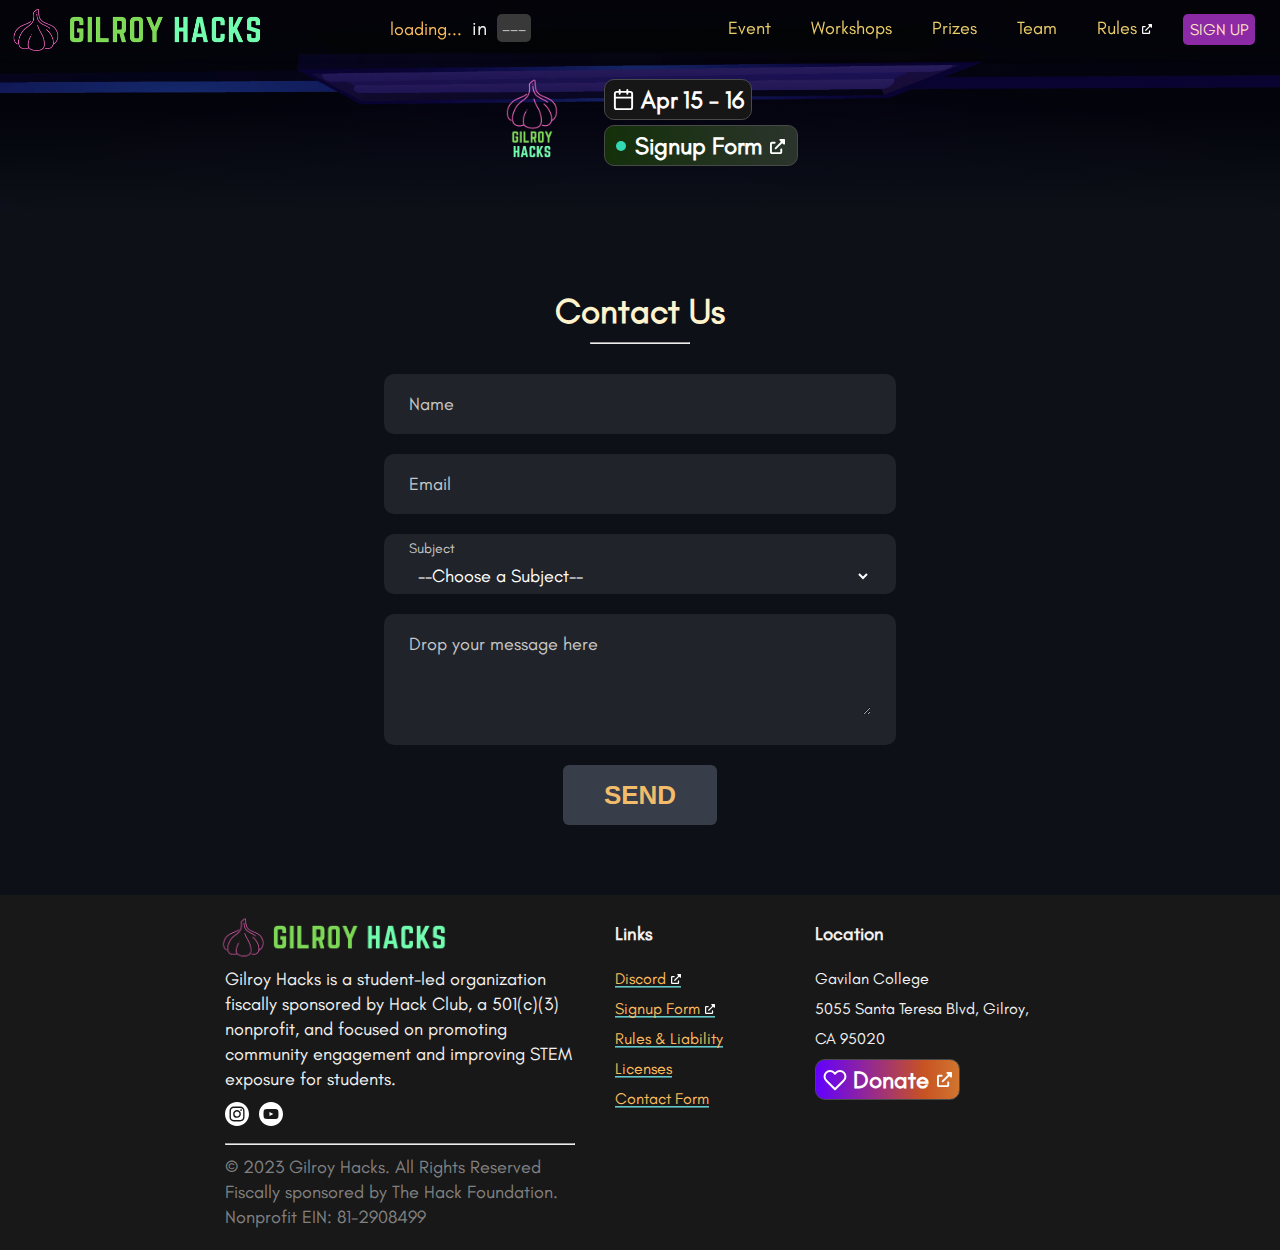
<file: contact.html>
<!DOCTYPE html>
<html lang="en">
<!--
    Gilroy Hacks Website Source Code -> HTML (https://gilroyhacks.com)
    File: contact.html

    Web-Designed by James Dinh ᓚᘏᗢ from scratch using HTML, CSS, and JS
    For more info, contact jamesdinh77 (at) protonmail (dot) com

    Copyright Disclaimer: This Source Code is Copyright (c) 2022 Gilroy Hacks All Rights Reserved.
-->
<head>
    <meta charset="utf-8" />
    <meta name="viewport" content="width=device-width, initial-scale=1, shrink-to-fit=no">
    <meta http-equiv="X-UA-Compatible" content="IE=edge">
    
    <title>Gilroy Hacks · Contact</title>
    <link href="css/general.css" rel="stylesheet" type="text/css" media="all">
    <link href="css/scroll_nav.css" rel="stylesheet" type="text/css" media="all">
    <link rel="icon" href="img/icon.ico">

    <!-- JavaScript Refs -->
    <script src="js/jquery-3.6.0.min.js"></script>
    <script defer src="js/second.js"></script>
    <script defer src="js/contact.js"></script>
    <style>
        @font-face {
            font-family: "Glacial Indifference";
            src: url("font/GlacialIndifference-Regular.otf") format('opentype');
            /* font-display: swap; */
        }
        body {
            position: relative;
            background-color: #0d1117 !important;
            color: #f2f1ef !important;
            font-family: "Glacial Indifference";
        }
        /* width */
        ::-webkit-scrollbar {
            width: 15px;
        }

        /* Track */
        ::-webkit-scrollbar-track {
            box-shadow: inset 0 0 2px grey; 
            background-color: rgb(12, 14, 26);
        }
        
        /* Handle */
        ::-webkit-scrollbar-thumb {
            background: rgb(38, 45, 75); 
            border-radius: 5px;
        }

        /* Handle on hover */
        ::-webkit-scrollbar-thumb:hover {
            background: rgb(31, 36, 61);
        }
    </style>
    <!--For icons, go here: https://iconsvg.xyz/ -->
</head>
<body>
    <!--Nav-->
    <nav id="navBar">
        <div class="nav-container">
            <a id="nav-logo-a" href="./">
                <img id="nav-logo" src="img/Gilroy_Hacks_Banner.png" alt="logo"/>
            </a>
            <div id="banner">
                <p id="banner-text"><a class="navlink" id="timer-link" href="#schedule"><span id="event-name">loading...</span></a> <div id="timer-container">in
                    <span id="timer">---</span></div>
                </p>
            </div>
            <input class="menu-btn" onclick="CheckNavOpen()" type="checkbox" id="menu-btn"/>
            <label class="menu-icon" for="menu-btn"><span class="navicon"></span></label>
            <ul class="nav-menu">
                <li><a class="navlink" onclick="uncheck('menu-btn')" href="./#event">Event</a></li>
                <li><a class="navlink" onclick="uncheck('menu-btn')" href="./#workshops">Workshops</a></li>
                <li><a class="navlink" onclick="uncheck('menu-btn')" href="./#prizes">Prizes</a></li>
                <li><a class="navlink" onclick="uncheck('menu-btn')" href="./#team">Team</a></li>
                <li><a class="navlink" onclick="uncheck('menu-btn')" href="./rules">Rules<svg id="nav-icon" class="new-tab-icon" xmlns="http://www.w3.org/2000/svg" viewBox="0 0 512 512"><path d="M384 320c-17.67 0-32 14.33-32 32v96H64V160h96c17.67 0 32-14.32 32-32s-14.33-32-32-32L64 96c-35.35 0-64 28.65-64 64V448c0 35.34 28.65 64 64 64h288c35.35 0 64-28.66 64-64v-96C416 334.3 401.7 320 384 320zM488 0H352c-12.94 0-24.62 7.797-29.56 19.75c-4.969 11.97-2.219 25.72 6.938 34.88L370.8 96L169.4 297.4c-12.5 12.5-12.5 32.75 0 45.25C175.6 348.9 183.8 352 192 352s16.38-3.125 22.62-9.375L416 141.3l41.38 41.38c9.156 9.141 22.88 11.84 34.88 6.938C504.2 184.6 512 172.9 512 160V24C512 10.74 501.3 0 488 0z"/></svg></a></li>
            </ul>
            <a target="_blank" href="https://forms.gle/DGhhtikk5j72E59G8"><div id="sign-up">SIGN UP</div></a>
        </div>
    </nav>
    <header>
        <div class="header-background second">
            <div id="header-gradient">
                <div class="header second">
                    <img id="second-logo" src="img/Gilroy_Hacks_Logo.png" height="400" width="400" alt="logo"/>
                    <div class="vertical-line second"></div>
                    <div id="header-info">
                    <!-- <a class="link tooltip header-link" id="header-tooltip" target="_blank" href="https://calendar.google.com/calendar/render?action=TEMPLATE&dates=20220812T230000Z%2F20220814T233000Z&details=Participate%20in%20a%20weekend-long%20hackathon%20to%20strengthen%20your%20coding%20skills%20and%20earn%20some%20cool%20prizes%21&location=Gilroy%20Library&text=Gilroy%20Hacks%20Hackathon"><h2 class="header-subtitle header-subtitle-date"><svg class="header-icon" xmlns="http://www.w3.org/2000/svg" width="23" height="23" viewBox="0 0 24 24" fill="none" stroke="#ffffff" stroke-width="2" stroke-linecap="round" stroke-linejoin="round"><rect x="3" y="4" width="18" height="18" rx="2" ry="2"></rect><line x1="16" y1="2" x2="16" y2="6"></line><line x1="8" y1="2" x2="8" y2="6"></line><line x1="3" y1="10" x2="21" y2="10"></line></svg>Aug 12 - 14</h2></a> -->
                    <a class="link tooltip header-link second" id="header-tooltip-second" target="_blank" href="https://calendar.google.com/calendar/render?action=TEMPLATE&dates=20230415T170000Z%2F20230417T000000Z&details=Participate%20in%20a%20weekend-long%20hackathon%20to%20strengthen%20your%20coding%20skills%20and%20earn%20some%20cool%20prizes%21&location=Gilroy%20Library&text=Gilroy%20Hacks%20Hackathon"><h2 class="header-subtitle header-subtitle-date"><svg class="header-icon" xmlns="http://www.w3.org/2000/svg" width="23" height="23" viewBox="0 0 24 24" fill="none" stroke="#ffffff" stroke-width="2" stroke-linecap="round" stroke-linejoin="round"><rect x="3" y="4" width="18" height="18" rx="2" ry="2"></rect><line x1="16" y1="2" x2="16" y2="6"></line><line x1="8" y1="2" x2="8" y2="6"></line><line x1="3" y1="10" x2="21" y2="10"></line></svg> Apr 15 - 16</h2></a>
                    <a class="tooltip header-link second" id="spots-tooltip-second" href="https://forms.gle/DGhhtikk5j72E59G8" target="_blank">
                        <div class="spots-container">
                            <div class="blob green" aria-hidden="true"></div>
                            <h2 id="header-subtitle-spots">Signup Form<svg class="new-tab-icon sub-icon" xmlns="http://www.w3.org/2000/svg" viewBox="0 0 512 512"><path d="M384 320c-17.67 0-32 14.33-32 32v96H64V160h96c17.67 0 32-14.32 32-32s-14.33-32-32-32L64 96c-35.35 0-64 28.65-64 64V448c0 35.34 28.65 64 64 64h288c35.35 0 64-28.66 64-64v-96C416 334.3 401.7 320 384 320zM488 0H352c-12.94 0-24.62 7.797-29.56 19.75c-4.969 11.97-2.219 25.72 6.938 34.88L370.8 96L169.4 297.4c-12.5 12.5-12.5 32.75 0 45.25C175.6 348.9 183.8 352 192 352s16.38-3.125 22.62-9.375L416 141.3l41.38 41.38c9.156 9.141 22.88 11.84 34.88 6.938C504.2 184.6 512 172.9 512 160V24C512 10.74 501.3 0 488 0z"/></svg></h2>
                        </div>
                    </a>
                    </div>
                </div>
            </div>
        </div>
    </header>
    <main>
        <section>
            <h2 class="topic">Contact Us</h2>
            <hr class="line">
            <!-- Src: https://codepen.io/nikhil8krishnan/pen/gaybLK -->
                <form action="https://formsubmit.co/cdb6b3b7f0aaee18ef710e25aee428d2" class="contact-form" method="POST">
                    <div class="form-single-line">
                        <div class="input-block">
                        <label for="">Name</label>
                        <input type="text" name="Name" class="form-control" required>
                        </div>
                    </div>
                    <div class="form-single-line">
                        <div class="input-block">
                        <label for="">Email</label>
                        <input type="email" name="Email" class="form-control" required>
                        </div>
                    </div>
                    <div class="form-single-line">
                        <div class="input-block">
                        <label for="">Subject</label>
                        <!-- <input type="text" name="subject" class="form-control"> -->
                        <select name="Subject" class="form-control" required>
                            <option value="none">--Choose a Subject--</option>
                            <option value="Signup & Registration">Signups & Registration</option>
                            <option value="Event Details">Event Details</option>
                            <option value="Website">Website</option>
                            <option value="Discord">Discord</option>
                            <option value="Sponsor">Sponsor</option>
                            <option value="Other">Other</option>
                        </select>
                        </div>
                    </div>
                    <div class="form-multi-line">
                        <div class="input-block textarea">
                        <label for="">Drop your message here</label>
                        <textarea rows="3" name="Message" class="form-control" required></textarea>
                        </div>
                    </div>
                    <div class="form-submit-button">
                        <button type="submit" class="square-button">Send</button>
                    </div>
                </form>
        </section>
    </main>
    <!--Footer-->
    <footer>
        <div id="footer-container">
            <div id="footer-desc">
                <div id="footer-logo-div"><img id="footer-logo" src="img/Gilroy_Hacks_Banner.png" alt="logo"/></div>
                <p>
                    Gilroy Hacks is a student-led organization fiscally sponsored by Hack Club, a 501(c)(3) nonprofit, and focused on promoting community engagement and improving STEM exposure for students.
                </p>
                <div id="socials">
                    <div class="socials-icon"><a class="tooltip" id="instagram" target="_blank" href="https://www.instagram.com/gilroyhacks/"><svg xmlns="http://www.w3.org/2000/svg" width="24" height="24" viewBox="0 0 24 24" fill="#ffffff"><path d="M12 0c6.6274 0 12 5.3726 12 12s-5.3726 12-12 12S0 18.6274 0 12 5.3726 0 12 0zm3.115 4.5h-6.23c-2.5536 0-4.281 1.6524-4.3805 4.1552L4.5 8.8851v6.1996c0 1.3004.4234 2.4193 1.2702 3.2359.7582.73 1.751 1.1212 2.8818 1.1734l.2633.006h6.1694c1.3004 0 2.389-.4234 3.1754-1.1794.762-.734 1.1817-1.7576 1.2343-2.948l.0056-.2577V8.8851c0-1.2702-.4234-2.3589-1.2097-3.1452-.7338-.762-1.7575-1.1817-2.9234-1.2343l-.252-.0056zM8.9152 5.8911h6.2299c.9072 0 1.6633.2722 2.2076.8166.4713.499.7647 1.1758.8103 1.9607l.0063.2167v6.2298c0 .9375-.3327 1.6936-.877 2.2077-.499.4713-1.176.7392-1.984.7806l-.2237.0057H8.9153c-.9072 0-1.6633-.2722-2.2076-.7863-.499-.499-.7693-1.1759-.8109-2.0073l-.0057-.2306V8.885c0-.9073.2722-1.6633.8166-2.2077.4712-.4713 1.1712-.7392 1.9834-.7806l.2242-.0057h6.2299-6.2299zM12 8.0988c-2.117 0-3.871 1.7238-3.871 3.871A3.8591 3.8591 0 0 0 12 15.8408c2.1472 0 3.871-1.7541 3.871-3.871 0-2.117-1.754-3.871-3.871-3.871zm0 1.3911c1.3609 0 2.4798 1.119 2.4798 2.4799 0 1.3608-1.119 2.4798-2.4798 2.4798-1.3609 0-2.4798-1.119-2.4798-2.4798 0-1.361 1.119-2.4799 2.4798-2.4799zm4.0222-2.3589a.877.877 0 1 0 0 1.754.877.877 0 0 0 0-1.754z"/></svg></a></div>
                    <div><a class="tooltip" id="youtube" target="_blank" href="https://www.youtube.com/channel/UCyw-Sx4W8yb9TqWPm7pj10Q"><svg xmlns="http://www.w3.org/2000/svg" width="24" height="24" viewBox="0 0 24 24" fill="#ffffff"><path d="M12 0c6.627 0 12 5.373 12 12s-5.373 12-12 12S0 18.627 0 12 5.373 0 12 0zm.294 7h-.589l-1.101.013c-1.48.024-3.709.092-4.465.285a1.836 1.836 0 0 0-1.326 1.263c-.181.644-.258 1.69-.29 2.46l-.022.815v.328l.008.426c.022.764.09 2.088.304 2.849.172.614.68 1.098 1.326 1.263.736.188 2.867.257 4.346.283L11.89 17l1.159-.008c1.453-.019 3.993-.082 4.811-.29a1.836 1.836 0 0 0 1.327-1.263c.21-.75.28-2.048.302-2.817l.01-.528-.003-.403c-.012-.67-.066-2.265-.31-3.13a1.836 1.836 0 0 0-1.326-1.263c-.661-.169-2.45-.242-3.878-.274L12.294 7zm-1.828 2.89l3.92 2.11-3.92 2.11V9.89z"/></svg></a></div>
                </div>
                <hr id="footer-line">
                <p id="footer-copyright">
                    © 2023 Gilroy Hacks. All Rights Reserved<br>Fiscally sponsored by The Hack
                    Foundation.<br>Nonprofit EIN: 81-2908499
                </p>
            </div>
            <article id="footer-links">
                <h3 class="footer-title">Links</h3>
                <ul>
                    <li><a class="link" onclick="check('02'); save()" target="_blank" href="https://discord.gg/nkTDKMcYbr" title="Discord Invite Link">Discord<svg class="new-tab-icon" xmlns="http://www.w3.org/2000/svg" viewBox="0 0 512 512"><!--! Font Awesome Pro 6.1.1 by @fontawesome - https://fontawesome.com License - https://fontawesome.com/license (Commercial License) Copyright 2022 Fonticons, Inc. --><path d="M384 320c-17.67 0-32 14.33-32 32v96H64V160h96c17.67 0 32-14.32 32-32s-14.33-32-32-32L64 96c-35.35 0-64 28.65-64 64V448c0 35.34 28.65 64 64 64h288c35.35 0 64-28.66 64-64v-96C416 334.3 401.7 320 384 320zM488 0H352c-12.94 0-24.62 7.797-29.56 19.75c-4.969 11.97-2.219 25.72 6.938 34.88L370.8 96L169.4 297.4c-12.5 12.5-12.5 32.75 0 45.25C175.6 348.9 183.8 352 192 352s16.38-3.125 22.62-9.375L416 141.3l41.38 41.38c9.156 9.141 22.88 11.84 34.88 6.938C504.2 184.6 512 172.9 512 160V24C512 10.74 501.3 0 488 0z"/></svg></a></li>
                    <li><a class="link" onclick="check('01'); save();" target="_blank" href="https://forms.gle/DGhhtikk5j72E59G8">Signup Form<svg class="new-tab-icon" xmlns="http://www.w3.org/2000/svg" viewBox="0 0 512 512"><!--! Font Awesome Pro 6.1.1 by @fontawesome - https://fontawesome.com License - https://fontawesome.com/license (Commercial License) Copyright 2022 Fonticons, Inc. --><path d="M384 320c-17.67 0-32 14.33-32 32v96H64V160h96c17.67 0 32-14.32 32-32s-14.33-32-32-32L64 96c-35.35 0-64 28.65-64 64V448c0 35.34 28.65 64 64 64h288c35.35 0 64-28.66 64-64v-96C416 334.3 401.7 320 384 320zM488 0H352c-12.94 0-24.62 7.797-29.56 19.75c-4.969 11.97-2.219 25.72 6.938 34.88L370.8 96L169.4 297.4c-12.5 12.5-12.5 32.75 0 45.25C175.6 348.9 183.8 352 192 352s16.38-3.125 22.62-9.375L416 141.3l41.38 41.38c9.156 9.141 22.88 11.84 34.88 6.938C504.2 184.6 512 172.9 512 160V24C512 10.74 501.3 0 488 0z"/></svg></a></li>
                    <li><a class="link" href="./rules" title="Rules">Rules & Liability</a></li>
                    <li><a class="link" href="./licenses" title="Licenses">Licenses</a></li>
                    <li><a class="link" href="./contact" title="Contact">Contact Form</a></li>
                </ul>
            </article>
            <article id="footer-location">
                <h3 class="footer-title">Location</h3>
                <ul>
                    <li>Gavilan College<br>5055 Santa Teresa Blvd, Gilroy, CA 95020</li>
                </ul>
                <a class="donate-button" target="_blank" href="https://bank.hackclub.com/donations/start/gilroy-hacks"><h2 class="header-subtitle donate"><svg xmlns="http://www.w3.org/2000/svg" width="24" height="24" viewBox="0 0 24 24" fill="none" stroke="#ffffff" stroke-width="2" stroke-linecap="round" stroke-linejoin="round"><path d="M20.84 4.61a5.5 5.5 0 0 0-7.78 0L12 5.67l-1.06-1.06a5.5 5.5 0 0 0-7.78 7.78l1.06 1.06L12 21.23l7.78-7.78 1.06-1.06a5.5 5.5 0 0 0 0-7.78z"></path></svg>&nbspDonate<svg class="new-tab-icon sub-icon" xmlns="http://www.w3.org/2000/svg" viewBox="0 0 512 512"><path d="M384 320c-17.67 0-32 14.33-32 32v96H64V160h96c17.67 0 32-14.32 32-32s-14.33-32-32-32L64 96c-35.35 0-64 28.65-64 64V448c0 35.34 28.65 64 64 64h288c35.35 0 64-28.66 64-64v-96C416 334.3 401.7 320 384 320zM488 0H352c-12.94 0-24.62 7.797-29.56 19.75c-4.969 11.97-2.219 25.72 6.938 34.88L370.8 96L169.4 297.4c-12.5 12.5-12.5 32.75 0 45.25C175.6 348.9 183.8 352 192 352s16.38-3.125 22.62-9.375L416 141.3l41.38 41.38c9.156 9.141 22.88 11.84 34.88 6.938C504.2 184.6 512 172.9 512 160V24C512 10.74 501.3 0 488 0z"/></svg></h2></a>
            </article>
        </div>
    </footer>
</body>
</html>
</file>
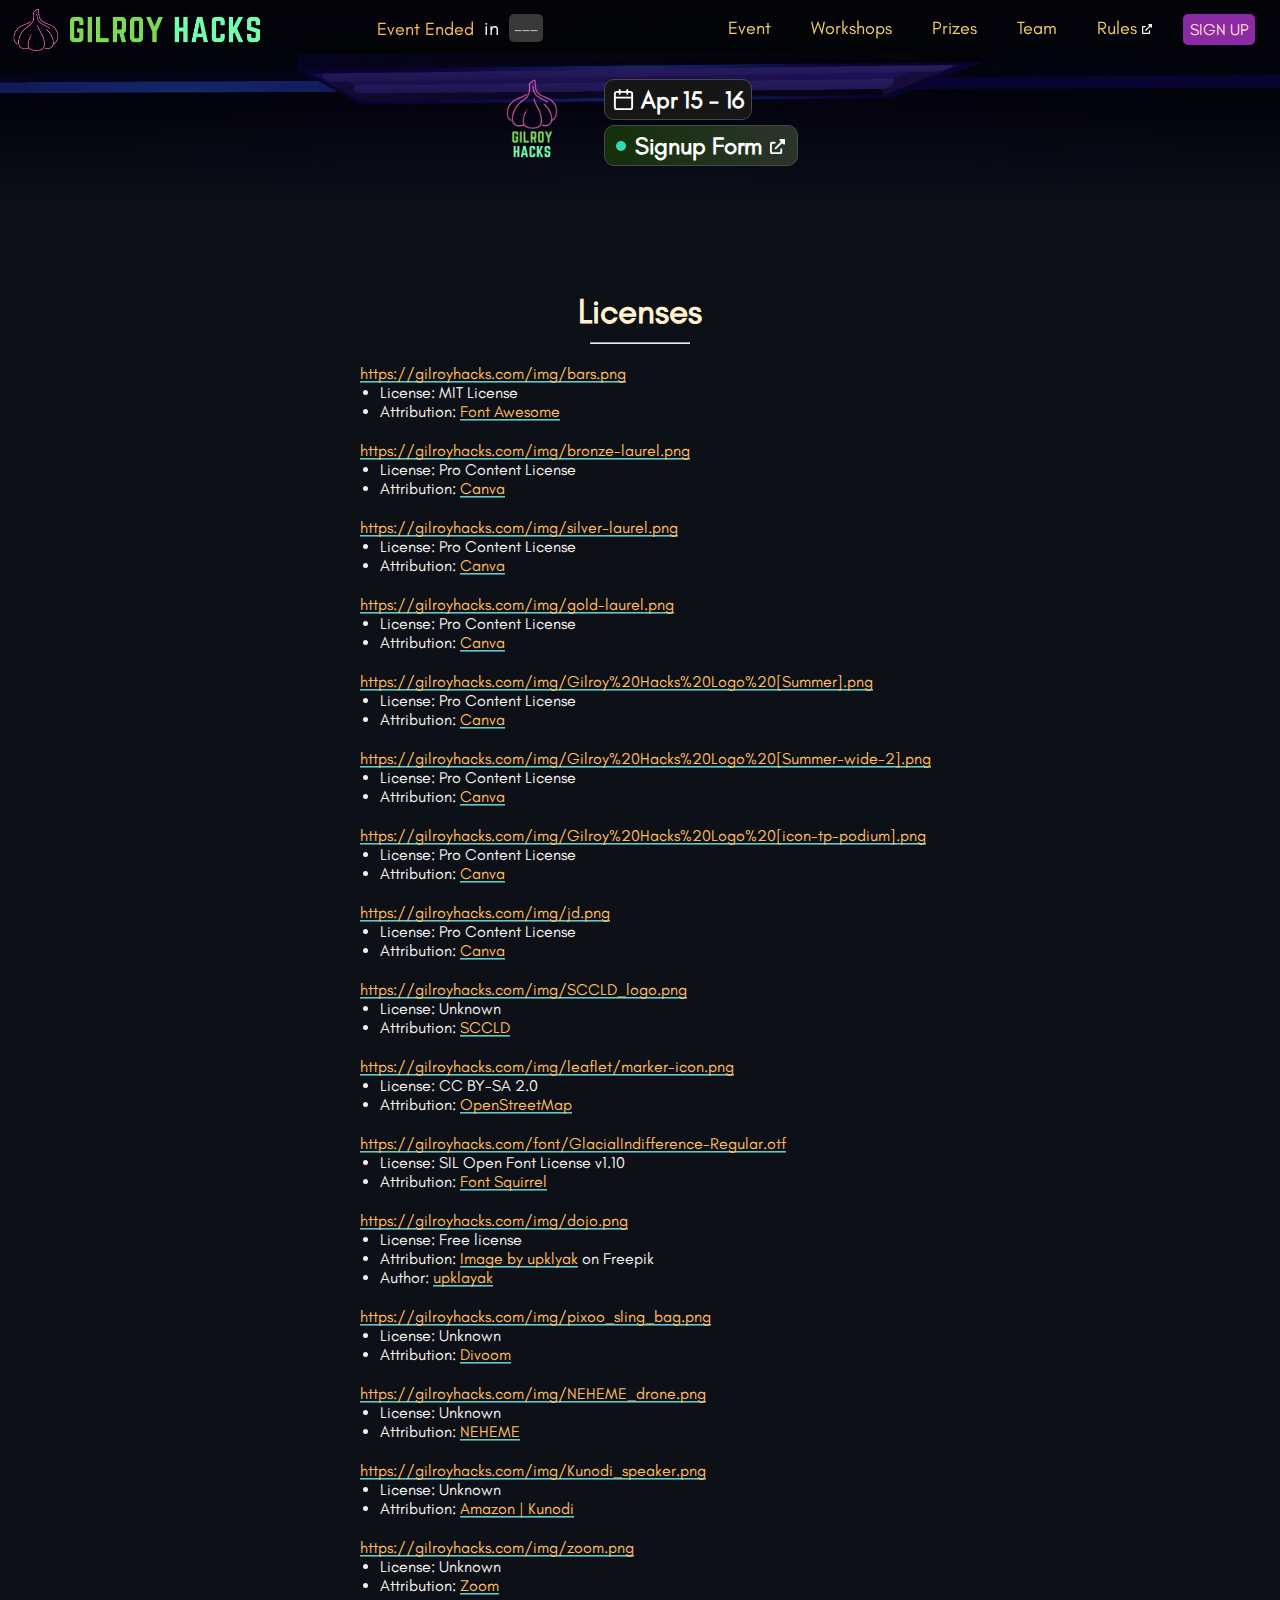
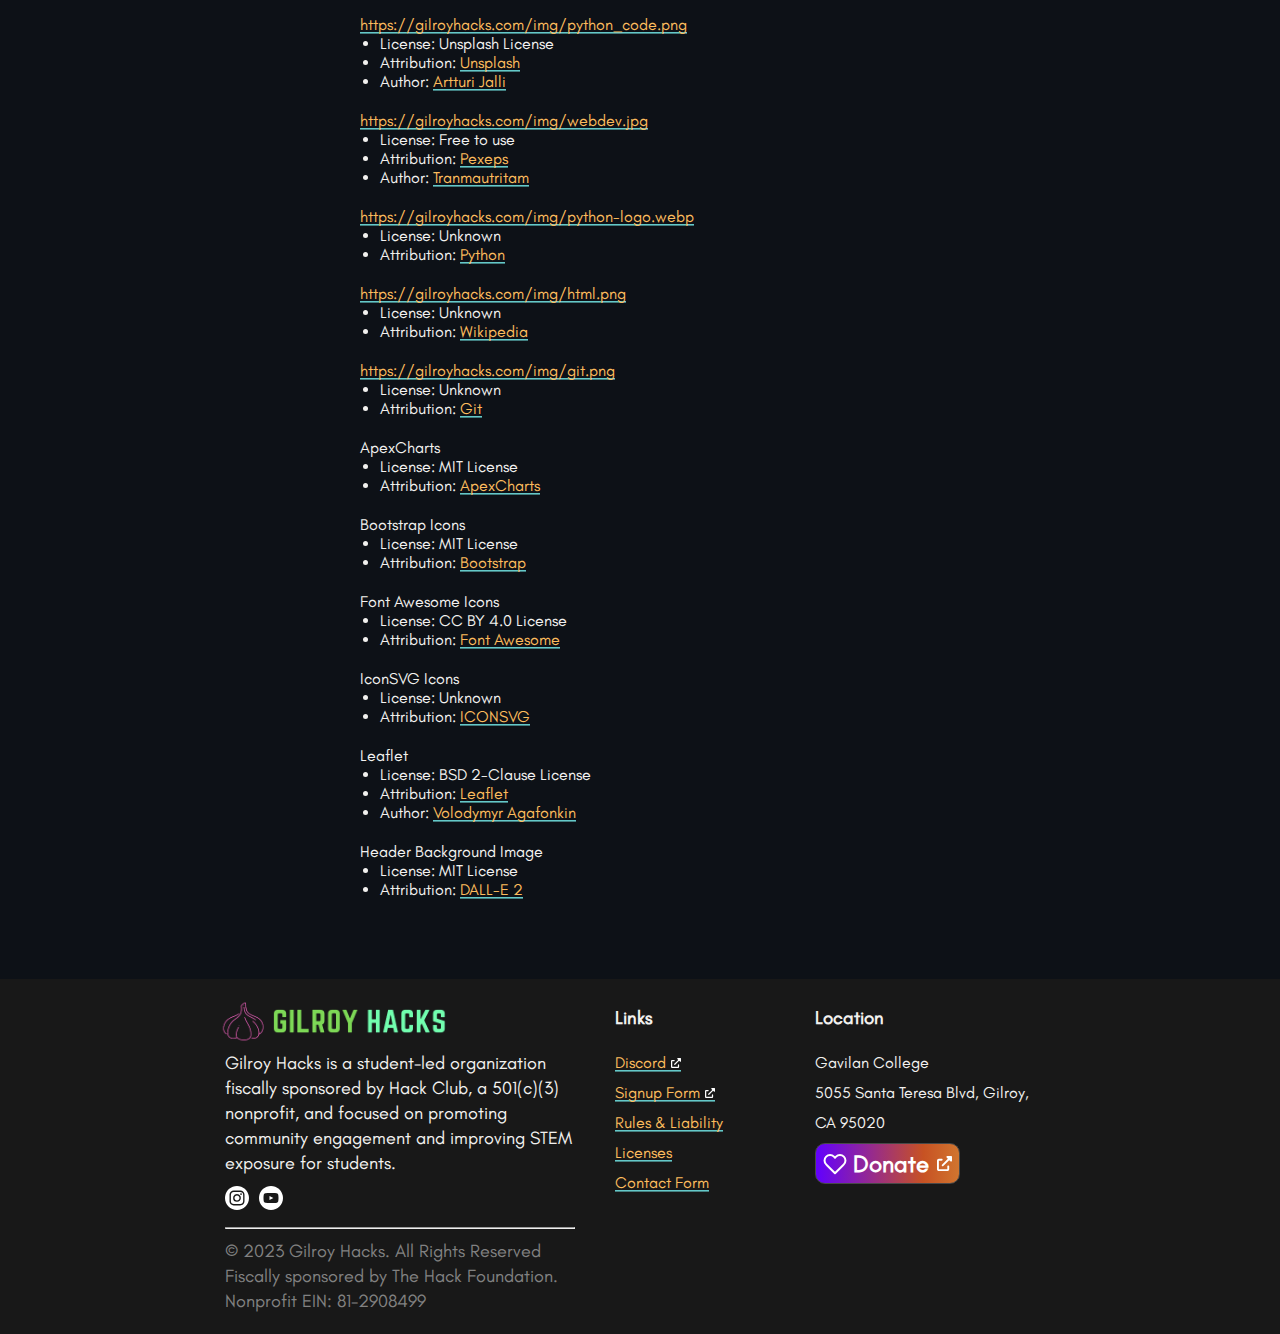
<file: licenses.html>
<!DOCTYPE html>
<html lang="en">
<!--
    Gilroy Hacks Website Source Code -> HTML (https://gilroyhacks.com)
    File: licenses.html

    Web-Designed by James Dinh ᓚᘏᗢ from scratch using HTML, CSS, and JS
    For more info, contact jamesdinh77 (at) protonmail (dot) com

    Copyright Disclaimer: This Source Code is Copyright (c) 2022 Gilroy Hacks All Rights Reserved.
-->
<head>
    <meta charset="utf-8" />
    <meta name="viewport" content="width=device-width, initial-scale=1, shrink-to-fit=no">
    <meta http-equiv="X-UA-Compatible" content="IE=edge">
    
    <title>Gilroy Hacks · Licenses</title>
    <link href="css/general.css" rel="stylesheet" type="text/css" media="all">
    <link href="css/scroll_nav.css" rel="stylesheet" type="text/css" media="all">
    <link rel="icon" href="img/icon.ico">
    
    <!-- JavaScript Refs -->
    <script defer src="js/second.js"></script>
    <style>
        @font-face {
            font-family: "Glacial Indifference";
            src: url("font/GlacialIndifference-Regular.otf") format('opentype');
            /* font-display: swap; */
        }
        body {
            position: relative;
            background-color: #0d1117 !important;
            color: #f2f1ef !important;
            font-family: "Glacial Indifference";
        }
        /* width */
        ::-webkit-scrollbar {
            width: 15px;
        }

        /* Track */
        ::-webkit-scrollbar-track {
            box-shadow: inset 0 0 2px grey; 
            background-color: rgb(12, 14, 26);
        }
        
        /* Handle */
        ::-webkit-scrollbar-thumb {
            background: rgb(38, 45, 75); 
            border-radius: 5px;
        }

        /* Handle on hover */
        ::-webkit-scrollbar-thumb:hover {
            background: rgb(31, 36, 61);
        }
    </style>
    <!--For icons, go here: https://iconsvg.xyz/ -->
</head>
<body>
    <!--Nav-->
    <nav id="navBar">
        <div class="nav-container">
            <a id="nav-logo-a" href="./">
                <img id="nav-logo" src="img/Gilroy_Hacks_Banner.png" alt="logo"/>
            </a>
            <div id="banner">
                <p id="banner-text"><a class="navlink" id="timer-link" href="#schedule"><span id="event-name">loading...</span></a> <div id="timer-container">in
                    <span id="timer">---</span></div>
                </p>
            </div>
            <input class="menu-btn" onclick="CheckNavOpen()" type="checkbox" id="menu-btn"/>
            <label class="menu-icon" for="menu-btn"><span class="navicon"></span></label>
            <ul class="nav-menu">
                <li><a class="navlink" onclick="uncheck('menu-btn')" href="./#event">Event</a></li>
                <li><a class="navlink" onclick="uncheck('menu-btn')" href="./#workshops">Workshops</a></li>
                <li><a class="navlink" onclick="uncheck('menu-btn')" href="./#prizes">Prizes</a></li>
                <li><a class="navlink" onclick="uncheck('menu-btn')" href="./#team">Team</a></li>
                <li><a class="navlink" onclick="uncheck('menu-btn')" href="./rules">Rules<svg id="nav-icon" class="new-tab-icon" xmlns="http://www.w3.org/2000/svg" viewBox="0 0 512 512"><path d="M384 320c-17.67 0-32 14.33-32 32v96H64V160h96c17.67 0 32-14.32 32-32s-14.33-32-32-32L64 96c-35.35 0-64 28.65-64 64V448c0 35.34 28.65 64 64 64h288c35.35 0 64-28.66 64-64v-96C416 334.3 401.7 320 384 320zM488 0H352c-12.94 0-24.62 7.797-29.56 19.75c-4.969 11.97-2.219 25.72 6.938 34.88L370.8 96L169.4 297.4c-12.5 12.5-12.5 32.75 0 45.25C175.6 348.9 183.8 352 192 352s16.38-3.125 22.62-9.375L416 141.3l41.38 41.38c9.156 9.141 22.88 11.84 34.88 6.938C504.2 184.6 512 172.9 512 160V24C512 10.74 501.3 0 488 0z"/></svg></a></li>
            </ul>
            <a target="_blank" href="https://forms.gle/DGhhtikk5j72E59G8"><div id="sign-up">SIGN UP</div></a>
        </div>
    </nav>
    <header>
        <div class="header-background second">
            <div id="header-gradient">
                <div class="header second">
                    <img id="second-logo" src="img/Gilroy_Hacks_Logo.png" height="400" width="400" alt="logo"/>
                    <div class="vertical-line second"></div>
                    <div id="header-info">
                    <!-- <a class="link tooltip header-link" id="header-tooltip" target="_blank" href="https://calendar.google.com/calendar/render?action=TEMPLATE&dates=20220812T230000Z%2F20220814T233000Z&details=Participate%20in%20a%20weekend-long%20hackathon%20to%20strengthen%20your%20coding%20skills%20and%20earn%20some%20cool%20prizes%21&location=Gilroy%20Library&text=Gilroy%20Hacks%20Hackathon"><h2 class="header-subtitle header-subtitle-date"><svg class="header-icon" xmlns="http://www.w3.org/2000/svg" width="23" height="23" viewBox="0 0 24 24" fill="none" stroke="#ffffff" stroke-width="2" stroke-linecap="round" stroke-linejoin="round"><rect x="3" y="4" width="18" height="18" rx="2" ry="2"></rect><line x1="16" y1="2" x2="16" y2="6"></line><line x1="8" y1="2" x2="8" y2="6"></line><line x1="3" y1="10" x2="21" y2="10"></line></svg>Aug 12 - 14</h2></a> -->
                    <a class="link tooltip header-link second" id="header-tooltip-second" target="_blank" href="https://calendar.google.com/calendar/render?action=TEMPLATE&dates=20230415T170000Z%2F20230417T000000Z&details=Participate%20in%20a%20weekend-long%20hackathon%20to%20strengthen%20your%20coding%20skills%20and%20earn%20some%20cool%20prizes%21&location=Gilroy%20Library&text=Gilroy%20Hacks%20Hackathon"><h2 class="header-subtitle header-subtitle-date"><svg class="header-icon" xmlns="http://www.w3.org/2000/svg" width="23" height="23" viewBox="0 0 24 24" fill="none" stroke="#ffffff" stroke-width="2" stroke-linecap="round" stroke-linejoin="round"><rect x="3" y="4" width="18" height="18" rx="2" ry="2"></rect><line x1="16" y1="2" x2="16" y2="6"></line><line x1="8" y1="2" x2="8" y2="6"></line><line x1="3" y1="10" x2="21" y2="10"></line></svg> Apr 15 - 16</h2></a>
                    <a class="tooltip header-link second" id="spots-tooltip-second" href="https://forms.gle/DGhhtikk5j72E59G8" target="_blank">
                        <div class="spots-container">
                            <div class="blob green" aria-hidden="true"></div>
                            <h2 id="header-subtitle-spots">Signup Form<svg class="new-tab-icon sub-icon" xmlns="http://www.w3.org/2000/svg" viewBox="0 0 512 512"><path d="M384 320c-17.67 0-32 14.33-32 32v96H64V160h96c17.67 0 32-14.32 32-32s-14.33-32-32-32L64 96c-35.35 0-64 28.65-64 64V448c0 35.34 28.65 64 64 64h288c35.35 0 64-28.66 64-64v-96C416 334.3 401.7 320 384 320zM488 0H352c-12.94 0-24.62 7.797-29.56 19.75c-4.969 11.97-2.219 25.72 6.938 34.88L370.8 96L169.4 297.4c-12.5 12.5-12.5 32.75 0 45.25C175.6 348.9 183.8 352 192 352s16.38-3.125 22.62-9.375L416 141.3l41.38 41.38c9.156 9.141 22.88 11.84 34.88 6.938C504.2 184.6 512 172.9 512 160V24C512 10.74 501.3 0 488 0z"/></svg></h2>
                        </div>
                    </a>
                    </div>
                </div>
            </div>
        </div>
    </header>
    <main>
        <section>
            <h2 class="topic">Licenses</h2>
            <hr class="line">
            <div id="license-list">
                <article class="license-entry">
                    <a class="link" href="https://gilroyhacks.com/img/bars.png">https://gilroyhacks.com/img/bars.png</a>
                    <ul>
                        <li>License: MIT License</li>
                        <li>Attribution: <a class="link" href="https://fontawesome.com/icons/bars?s=solid">Font Awesome</a></li>
                    </ul>
                </article>
                <article class="license-entry">
                    <a class="link" href="https://gilroyhacks.com/img/bronze-laurel.png">https://gilroyhacks.com/img/bronze-laurel.png</a>
                    <ul>
                        <li>License: Pro Content License</li>
                        <li>Attribution: <a class="link" href="https://www.canva.com/">Canva</a></li>
                    </ul>
                </article>
                <article class="license-entry">
                    <a class="link" href="https://gilroyhacks.com/img/silver-laurel.png">https://gilroyhacks.com/img/silver-laurel.png</a>
                    <ul>
                        <li>License: Pro Content License</li>
                        <li>Attribution: <a class="link" href="https://www.canva.com/">Canva</a></li>
                    </ul>
                </article>
                <article class="license-entry">
                    <a class="link" href="https://gilroyhacks.com/img/gold-laurel.png">https://gilroyhacks.com/img/gold-laurel.png</a>
                    <ul>
                        <li>License: Pro Content License</li>
                        <li>Attribution: <a class="link" href="https://www.canva.com/">Canva</a></li>
                    </ul>
                </article>
                <article class="license-entry">
                    <a class="link" href="https://gilroyhacks.com/img/Gilroy%20Hacks%20Logo%20[Summer].png">https://gilroyhacks.com/img/Gilroy%20Hacks%20Logo%20[Summer].png</a>
                    <ul>
                        <li>License: Pro Content License</li>
                        <li>Attribution: <a class="link" href="https://www.canva.com/">Canva</a></li>
                    </ul>
                </article>
                <article class="license-entry">
                    <a class="link" href="https://gilroyhacks.com/img/Gilroy%20Hacks%20Logo%20[Summer-wide-2].png">https://gilroyhacks.com/img/Gilroy%20Hacks%20Logo%20[Summer-wide-2].png</a>
                    <ul>
                        <li>License: Pro Content License</li>
                        <li>Attribution: <a class="link" href="https://www.canva.com/">Canva</a></li>
                    </ul>
                </article>
                <article class="license-entry">
                    <a class="link" href="https://gilroyhacks.com/img/Gilroy%20Hacks%20Logo%20[icon-tp-podium].png">https://gilroyhacks.com/img/Gilroy%20Hacks%20Logo%20[icon-tp-podium].png</a>
                    <ul>
                        <li>License: Pro Content License</li>
                        <li>Attribution: <a class="link" href="https://www.canva.com/">Canva</a></li>
                    </ul>
                </article>
                <article class="license-entry">
                    <a class="link" href="https://gilroyhacks.com/img/jd.png">https://gilroyhacks.com/img/jd.png</a>
                    <ul>
                        <li>License: Pro Content License</li>
                        <li>Attribution: <a class="link" href="https://www.canva.com/">Canva</a></li>
                    </ul>
                </article>
                <article class="license-entry">
                    <a class="link" href="https://gilroyhacks.com/img/SCCLD_logo.png">https://gilroyhacks.com/img/SCCLD_logo.png</a>
                    <ul>
                        <li>License: Unknown</li>
                        <li>Attribution: <a class="link" href="https://sccld.org/">SCCLD</a></li>
                    </ul>
                </article>
                <article class="license-entry">
                    <a class="link" href="https://gilroyhacks.com/img/leaflet/marker-icon.png">https://gilroyhacks.com/img/leaflet/marker-icon.png</a>
                    <ul>
                        <li>License: CC BY-SA 2.0</li>
                        <li>Attribution: <a class="link" href="https://www.openstreetmap.org/copyright">OpenStreetMap</a></li>
                    </ul>
                </article>
                <article class="license-entry">
                    <a class="link" href="https://gilroyhacks.com/font/GlacialIndifference-Regular.otf">https://gilroyhacks.com/font/GlacialIndifference-Regular.otf</a>
                    <ul>
                        <li>License: SIL Open Font License v1.10</li>
                        <li>Attribution: <a class="link" href="https://www.fontsquirrel.com/fonts/glacial-indifference">Font Squirrel</a></li>
                    </ul>
                </article>
                <article class="license-entry">
                    <a class="link" href="https://gilroyhacks.com/img/dojo.png">https://gilroyhacks.com/img/dojo.png</a>
                    <ul>
                        <li>License: Free license</li>
                        <li>Attribution: <a class="link" href="https://www.freepik.com/free-vector/dojo-traditional-japanese-room-karate-meditation_14977782.htm?query=autumn%20tree%20with%20roots&collectionId=1447&&position=31&from_view=collections">Image by upklyak</a> on Freepik</li>
                        <li>Author: <a class="link" href="https://www.freepik.com/author/upklyak">upklayak</a></li>
                    </ul>
                </article>
                <article class="license-entry">
                    <a class="link" href="https://gilroyhacks.com/img/pixoo_sling_bag.png">https://gilroyhacks.com/img/pixoo_sling_bag.png</a>
                    <ul>
                        <li>License: Unknown</li>
                        <li>Attribution: <a class="link" href="https://www.divoom.com/products/pixoo-slingbag">Divoom</a></li>
                    </ul>
                </article>
                <article class="license-entry">
                    <a class="link" href="https://gilroyhacks.com/img/NEHEME_drone.png">https://gilroyhacks.com/img/NEHEME_drone.png</a>
                    <ul>
                        <li>License: Unknown</li>
                        <li>Attribution: <a class="link" href="https://www.neheme.com/">NEHEME</a></li>
                    </ul>
                </article>
                <article class="license-entry">
                    <a class="link" href="https://gilroyhacks.com/img/Kunodi_speaker.png">https://gilroyhacks.com/img/Kunodi_speaker.png</a>
                    <ul>
                        <li>License: Unknown</li>
                        <li>Attribution: <a class="link" href="https://www.amazon.com/Bluetooth-Kunodi-Wireless-Portable-Waterproof/dp/B095P9XNN2">Amazon | Kunodi</a></li>
                    </ul>
                </article>
                <article class="license-entry">
                    <a class="link" href="https://gilroyhacks.com/img/zoom.png">https://gilroyhacks.com/img/zoom.png</a>
                    <ul>
                        <li>License: Unknown</li>
                        <li>Attribution: <a class="link" href="https://zoom.us/">Zoom</a></li>
                    </ul>
                </article>
                <article class="license-entry">
                    <a class="link" href="https://gilroyhacks.com/img/python_code.jpg">https://gilroyhacks.com/img/python_code.png</a>
                    <ul>
                        <li>License: Unsplash License</li>
                        <li>Attribution: <a class="link" href="https://unsplash.com/photos/g5_rxRjvKmg?utm_source=unsplash&utm_medium=referral&utm_content=creditShareLink">Unsplash</a></li>
                        <li>Author: <a class="link" href="https://unsplash.com/@artturijalli">Artturi Jalli</a></li>

                    </ul>
                </article>
                <article class="license-entry">
                    <a class="link" href="https://gilroyhacks.com/img/webdev.jpg">https://gilroyhacks.com/img/webdev.jpg</a>
                    <ul>
                        <li>License: Free to use</li>
                        <li>Attribution: <a class="link" href="https://www.pexels.com/photo/information-sign-on-shelf-251225/">Pexeps</a></li>
                        <li>Author: <a class="link" href="https://www.pexels.com/@tranmautritam/">Tranmautritam</a></li>
                    </ul>
                </article>
                <article class="license-entry">
                    <a class="link" href="https://gilroyhacks.com/img/python-logo.webp">https://gilroyhacks.com/img/python-logo.webp</a>
                    <ul>
                        <li>License: Unknown</li>
                        <li>Attribution: <a class="link" href="https://www.python.org/">Python</a></li>
                    </ul>
                </article>
                <article class="license-entry">
                    <a class="link" href="https://gilroyhacks.com/img/html.png">https://gilroyhacks.com/img/html.png</a>
                    <ul>
                        <li>License: Unknown</li>
                        <li>Attribution: <a class="link" href="https://en.wikipedia.org/wiki/HTML">Wikipedia</a></li>
                    </ul>
                </article>
                <article class="license-entry">
                    <a class="link" href="https://gilroyhacks.com/img/git.png">https://gilroyhacks.com/img/git.png</a>
                    <ul>
                        <li>License: Unknown</li>
                        <li>Attribution: <a class="link" href="https://git-scm.com/">Git</a></li>
                    </ul>
                </article>
                <article class="license-entry">
                    ApexCharts
                    <ul>
                        <li>License: MIT License</li>
                        <li>Attribution: <a class="link" href="https://apexcharts.com/">ApexCharts</a></li>
                    </ul>
                </article>
                <article class="license-entry">
                    Bootstrap Icons
                    <ul>
                        <li>License: MIT License</li>
                        <li>Attribution: <a class="link" href="https://icons.getbootstrap.com/icons/discord/">Bootstrap</a></li>
                    </ul>
                </article>
                <article class="license-entry">
                    Font Awesome Icons
                    <ul>
                        <li>License: CC BY 4.0 License</li>
                        <li>Attribution: <a class="link" href="https://fontawesome.com/license/free">Font Awesome</a></li>
                    </ul>
                </article>
                <article class="license-entry">
                    IconSVG Icons
                    <ul>
                        <li>License: Unknown</li>
                        <li>Attribution: <a class="link" href="https://iconsvg.xyz/#">ICONSVG</a></li>
                    </ul>
                </article>
                <article class="license-entry">
                    Leaflet
                    <ul>
                        <li>License: BSD 2-Clause License</li>
                        <li>Attribution: <a class="link" href="https://leafletjs.com/">Leaflet</a></li>
                        <li>Author: <a class="link" href="https://agafonkin.com/">Volodymyr Agafonkin</a></li>
                    </ul>
                </article>
                <article class="license-entry">
                    Header Background Image
                    <ul>
                        <li>License: MIT License</li>
                        <li>Attribution: <a class="link" href="https://labs.openai.com/">DALL-E 2</a></li>
                    </ul>
                </article>
            </div>
        </section>
    </main>
    <!--Footer-->
    <footer>
        <div id="footer-container">
            <div id="footer-desc">
                <div id="footer-logo-div"><img id="footer-logo" src="img/Gilroy_Hacks_Banner.png" alt="logo"/></div>
                <p>
                    Gilroy Hacks is a student-led organization fiscally sponsored by Hack Club, a 501(c)(3) nonprofit, and focused on promoting community engagement and improving STEM exposure for students.
                </p>
                <div id="socials">
                    <div class="socials-icon"><a class="tooltip" id="instagram" target="_blank" href="https://www.instagram.com/gilroyhacks/"><svg xmlns="http://www.w3.org/2000/svg" width="24" height="24" viewBox="0 0 24 24" fill="#ffffff"><path d="M12 0c6.6274 0 12 5.3726 12 12s-5.3726 12-12 12S0 18.6274 0 12 5.3726 0 12 0zm3.115 4.5h-6.23c-2.5536 0-4.281 1.6524-4.3805 4.1552L4.5 8.8851v6.1996c0 1.3004.4234 2.4193 1.2702 3.2359.7582.73 1.751 1.1212 2.8818 1.1734l.2633.006h6.1694c1.3004 0 2.389-.4234 3.1754-1.1794.762-.734 1.1817-1.7576 1.2343-2.948l.0056-.2577V8.8851c0-1.2702-.4234-2.3589-1.2097-3.1452-.7338-.762-1.7575-1.1817-2.9234-1.2343l-.252-.0056zM8.9152 5.8911h6.2299c.9072 0 1.6633.2722 2.2076.8166.4713.499.7647 1.1758.8103 1.9607l.0063.2167v6.2298c0 .9375-.3327 1.6936-.877 2.2077-.499.4713-1.176.7392-1.984.7806l-.2237.0057H8.9153c-.9072 0-1.6633-.2722-2.2076-.7863-.499-.499-.7693-1.1759-.8109-2.0073l-.0057-.2306V8.885c0-.9073.2722-1.6633.8166-2.2077.4712-.4713 1.1712-.7392 1.9834-.7806l.2242-.0057h6.2299-6.2299zM12 8.0988c-2.117 0-3.871 1.7238-3.871 3.871A3.8591 3.8591 0 0 0 12 15.8408c2.1472 0 3.871-1.7541 3.871-3.871 0-2.117-1.754-3.871-3.871-3.871zm0 1.3911c1.3609 0 2.4798 1.119 2.4798 2.4799 0 1.3608-1.119 2.4798-2.4798 2.4798-1.3609 0-2.4798-1.119-2.4798-2.4798 0-1.361 1.119-2.4799 2.4798-2.4799zm4.0222-2.3589a.877.877 0 1 0 0 1.754.877.877 0 0 0 0-1.754z"/></svg></a></div>
                    <div><a class="tooltip" id="youtube" target="_blank" href="https://www.youtube.com/channel/UCyw-Sx4W8yb9TqWPm7pj10Q"><svg xmlns="http://www.w3.org/2000/svg" width="24" height="24" viewBox="0 0 24 24" fill="#ffffff"><path d="M12 0c6.627 0 12 5.373 12 12s-5.373 12-12 12S0 18.627 0 12 5.373 0 12 0zm.294 7h-.589l-1.101.013c-1.48.024-3.709.092-4.465.285a1.836 1.836 0 0 0-1.326 1.263c-.181.644-.258 1.69-.29 2.46l-.022.815v.328l.008.426c.022.764.09 2.088.304 2.849.172.614.68 1.098 1.326 1.263.736.188 2.867.257 4.346.283L11.89 17l1.159-.008c1.453-.019 3.993-.082 4.811-.29a1.836 1.836 0 0 0 1.327-1.263c.21-.75.28-2.048.302-2.817l.01-.528-.003-.403c-.012-.67-.066-2.265-.31-3.13a1.836 1.836 0 0 0-1.326-1.263c-.661-.169-2.45-.242-3.878-.274L12.294 7zm-1.828 2.89l3.92 2.11-3.92 2.11V9.89z"/></svg></a></div>
                </div>
                <hr id="footer-line">
                <p id="footer-copyright">
                    © 2023 Gilroy Hacks. All Rights Reserved<br>Fiscally sponsored by The Hack
                    Foundation.<br>Nonprofit EIN: 81-2908499
                </p>
            </div>
            <article id="footer-links">
                <h3 class="footer-title">Links</h3>
                <ul>
                    <li><a class="link" onclick="check('02'); save()" target="_blank" href="https://discord.gg/nkTDKMcYbr" title="Discord Invite Link">Discord<svg class="new-tab-icon" xmlns="http://www.w3.org/2000/svg" viewBox="0 0 512 512"><!--! Font Awesome Pro 6.1.1 by @fontawesome - https://fontawesome.com License - https://fontawesome.com/license (Commercial License) Copyright 2022 Fonticons, Inc. --><path d="M384 320c-17.67 0-32 14.33-32 32v96H64V160h96c17.67 0 32-14.32 32-32s-14.33-32-32-32L64 96c-35.35 0-64 28.65-64 64V448c0 35.34 28.65 64 64 64h288c35.35 0 64-28.66 64-64v-96C416 334.3 401.7 320 384 320zM488 0H352c-12.94 0-24.62 7.797-29.56 19.75c-4.969 11.97-2.219 25.72 6.938 34.88L370.8 96L169.4 297.4c-12.5 12.5-12.5 32.75 0 45.25C175.6 348.9 183.8 352 192 352s16.38-3.125 22.62-9.375L416 141.3l41.38 41.38c9.156 9.141 22.88 11.84 34.88 6.938C504.2 184.6 512 172.9 512 160V24C512 10.74 501.3 0 488 0z"/></svg></a></li>
                    <li><a class="link" onclick="check('01'); save();" target="_blank" href="https://forms.gle/DGhhtikk5j72E59G8">Signup Form<svg class="new-tab-icon" xmlns="http://www.w3.org/2000/svg" viewBox="0 0 512 512"><!--! Font Awesome Pro 6.1.1 by @fontawesome - https://fontawesome.com License - https://fontawesome.com/license (Commercial License) Copyright 2022 Fonticons, Inc. --><path d="M384 320c-17.67 0-32 14.33-32 32v96H64V160h96c17.67 0 32-14.32 32-32s-14.33-32-32-32L64 96c-35.35 0-64 28.65-64 64V448c0 35.34 28.65 64 64 64h288c35.35 0 64-28.66 64-64v-96C416 334.3 401.7 320 384 320zM488 0H352c-12.94 0-24.62 7.797-29.56 19.75c-4.969 11.97-2.219 25.72 6.938 34.88L370.8 96L169.4 297.4c-12.5 12.5-12.5 32.75 0 45.25C175.6 348.9 183.8 352 192 352s16.38-3.125 22.62-9.375L416 141.3l41.38 41.38c9.156 9.141 22.88 11.84 34.88 6.938C504.2 184.6 512 172.9 512 160V24C512 10.74 501.3 0 488 0z"/></svg></a></li>
                    <li><a class="link" href="./rules" title="Rules">Rules & Liability</a></li>
                    <li><a class="link" href="./licenses" title="Licenses">Licenses</a></li>
                    <li><a class="link" href="./contact" title="Contact">Contact Form</a></li>
                </ul>
            </article>
            <article id="footer-location">
                <h3 class="footer-title">Location</h3>
                <ul>
                    <li>Gavilan College<br>5055 Santa Teresa Blvd, Gilroy, CA 95020</li>
                </ul>
                <a class="donate-button" target="_blank" href="https://bank.hackclub.com/donations/start/gilroy-hacks"><h2 class="header-subtitle donate"><svg xmlns="http://www.w3.org/2000/svg" width="24" height="24" viewBox="0 0 24 24" fill="none" stroke="#ffffff" stroke-width="2" stroke-linecap="round" stroke-linejoin="round"><path d="M20.84 4.61a5.5 5.5 0 0 0-7.78 0L12 5.67l-1.06-1.06a5.5 5.5 0 0 0-7.78 7.78l1.06 1.06L12 21.23l7.78-7.78 1.06-1.06a5.5 5.5 0 0 0 0-7.78z"></path></svg>&nbspDonate<svg class="new-tab-icon sub-icon" xmlns="http://www.w3.org/2000/svg" viewBox="0 0 512 512"><path d="M384 320c-17.67 0-32 14.33-32 32v96H64V160h96c17.67 0 32-14.32 32-32s-14.33-32-32-32L64 96c-35.35 0-64 28.65-64 64V448c0 35.34 28.65 64 64 64h288c35.35 0 64-28.66 64-64v-96C416 334.3 401.7 320 384 320zM488 0H352c-12.94 0-24.62 7.797-29.56 19.75c-4.969 11.97-2.219 25.72 6.938 34.88L370.8 96L169.4 297.4c-12.5 12.5-12.5 32.75 0 45.25C175.6 348.9 183.8 352 192 352s16.38-3.125 22.62-9.375L416 141.3l41.38 41.38c9.156 9.141 22.88 11.84 34.88 6.938C504.2 184.6 512 172.9 512 160V24C512 10.74 501.3 0 488 0z"/></svg></h2></a>
            </article>
        </div>
    </footer>
</body>
</html>
</file>
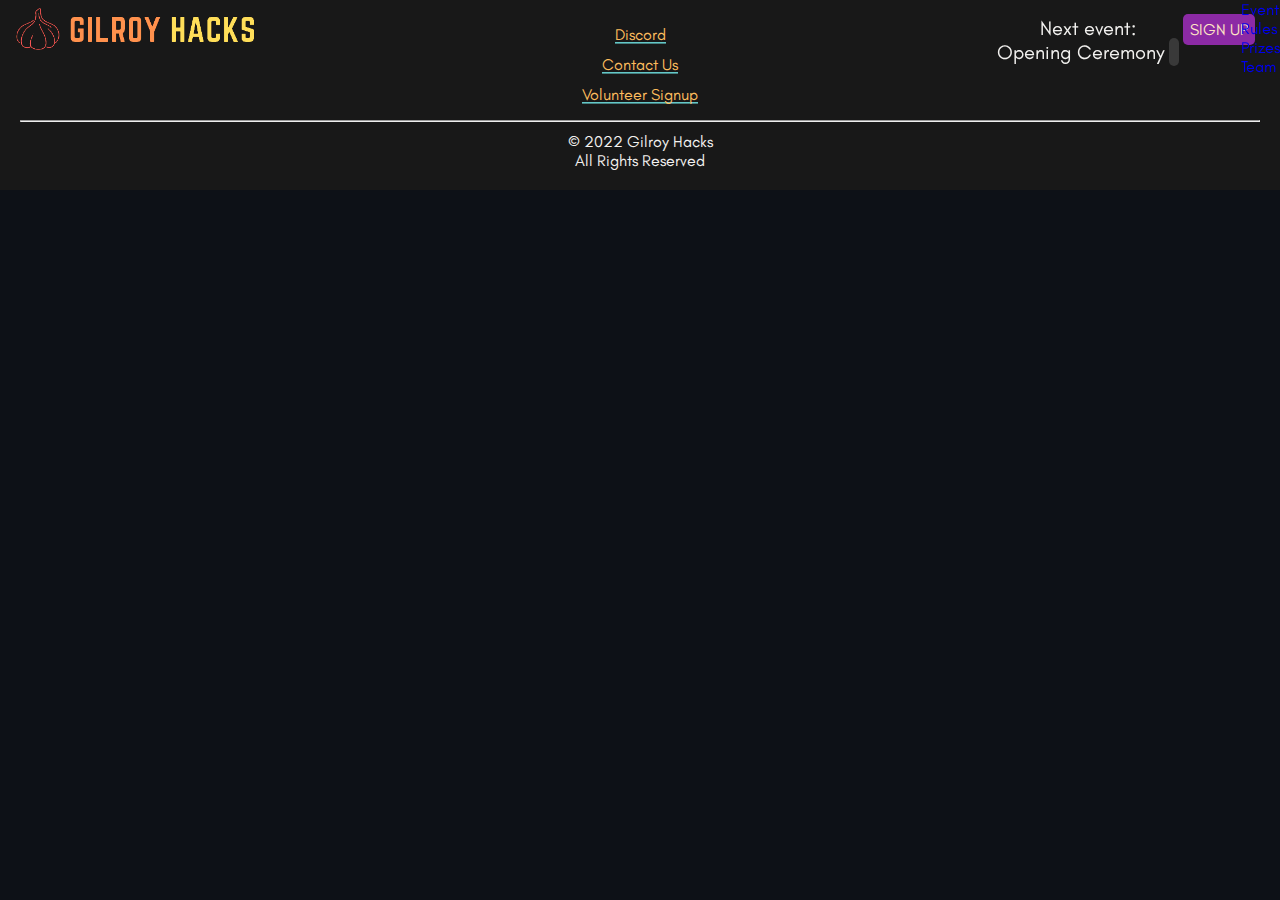
<file: liscenses.html>
<!DOCTYPE html>
<html lang="en">
<!--
    Gilroy Hacks Website Source Code -> HTML (https://gilroyhacks.com)

    Web-Designed by James Dinh ᓚᘏᗢ from scratch using pure HTML, CSS, and JS
    For more info, contact jamesdinh77 (at) protonmail (dot) com

    Copyright Disclaimer: This Source Code is Copyright (c) 2022 Gilroy Hacks All Rights Reserved.
-->
<head>
    <meta charset="utf-8" />
    <meta name="viewport" content="width=device-width, initial-scale=1, shrink-to-fit=no">
    <meta http-equiv="X-UA-Compatible" content="IE=edge">
    
    <title>Gilroy Hacks</title>
    <link href="css/general.css" rel="stylesheet" type="text/css" media="all">
    <link href="css/scroll_nav.css" rel="stylesheet" type="text/css" media="all">
    <link rel="stylesheet" href="css/leaflet.css"/>
    <link rel="icon" href="img/Gilroy-Hacks-Logo-icon-tp.ico">
    <link rel="apple-touch-icon" href="img/Gilroy Hacks Logo (app).png">

    <meta name="author" content="Gilroy Hacks">
    <meta name="copyright" content="This site and its pages are Copyright (c) 2022 Gilroy Hacks All Rights Reserved.">
    <meta name="description" content="The official website for the Gilroy Hacks Hackathon. Strengthen your skills and collaborate with others to create something useful.">
    <meta name="keywords" content="Gilroy Hacks, GilroyHacks, Gilroy, hackathon, Bay Area, GECA, Dr. TJ Owens Gilroy Early College Academy">
    
    <script src="js/leaflet.js"></script>
    <script defer data-domain="gilroyhacks.com" src="https://plausible.gilroyhacks.com/js/plausible.js"></script>
    <style>
        @font-face {
            font-family: "Glacial Indifference";
            src: url("font/GlacialIndifference-Regular.otf") format('opentype');
            font-display: swap;
        }
        body {
            position: relative;
            background-color: #0d1117 !important;
            background-image: "";
            color: #f2f1ef !important;
            font-family: "Glacial Indifference";
        }
    </style>
    <!--For icons, go here: https://iconsvg.xyz/ -->
</head>
<body>
    <!--Nav-->
    <nav id="navBar">
        <a id="nav-logo-a" href="./">
            <img id="nav-logo" src="img/Gilroy Hacks Logo [Summer-wide-2].png" alt="logo"/>
        </a>
        <div id="nav-links-container">
            <input type="checkbox" id="check">
            <label for="check" class="checkbtn">
                <img src="img/bars.png" loading="lazy" height="17" width="25" alt="Bars"/>
            </label>
            <a onclick="check('01'); save();" target="_blank" href="https://forms.gle/coK7q43RwBV2f15i7"><div id="sign-up">SIGN UP</div></a>
            <ul>
                <li><a onclick="uncheck('check')" href="#event">Event</a></li>
                <li><a onclick="uncheck('check')" href="#rules">Rules</a></li>
                <li><a onclick="uncheck('check')" href="#prizes">Prizes</a></li>
                <li><a onclick="uncheck('check')" href="#team">Team</a></li>
            </ul>
            <div id="banner">
                <p id="banner-text">Next event:<br>Opening Ceremony <abbr class="tooltip-nav" title="Aug 12, 4pm"><span id="timer"></span></abbr></p>
            </div>
        </div>
    </nav>
    <!--Footer-->
    <footer>
        <ul>
            <li><a class="link" onclick="check('02'); save()" target="_blank" href="https://discord.gg/nkTDKMcYbr" title="Discord Invite Link">Discord</a></li>
            <li><a class="link" target="_blank" href="mailto:tech@gilroyhacks.com" title="Email">Contact Us</a></li>
            <li><a class="link" target="_blank" href="https://forms.gle/jhVFg4hN42k7EMZs7" title="Volunteer Signup Form">Volunteer Signup</a></li>
        </ul>
        <hr id="footer-line">
        © 2022 Gilroy Hacks <br>
        All Rights Reserved
    </footer>
</body>
</html>
</file>
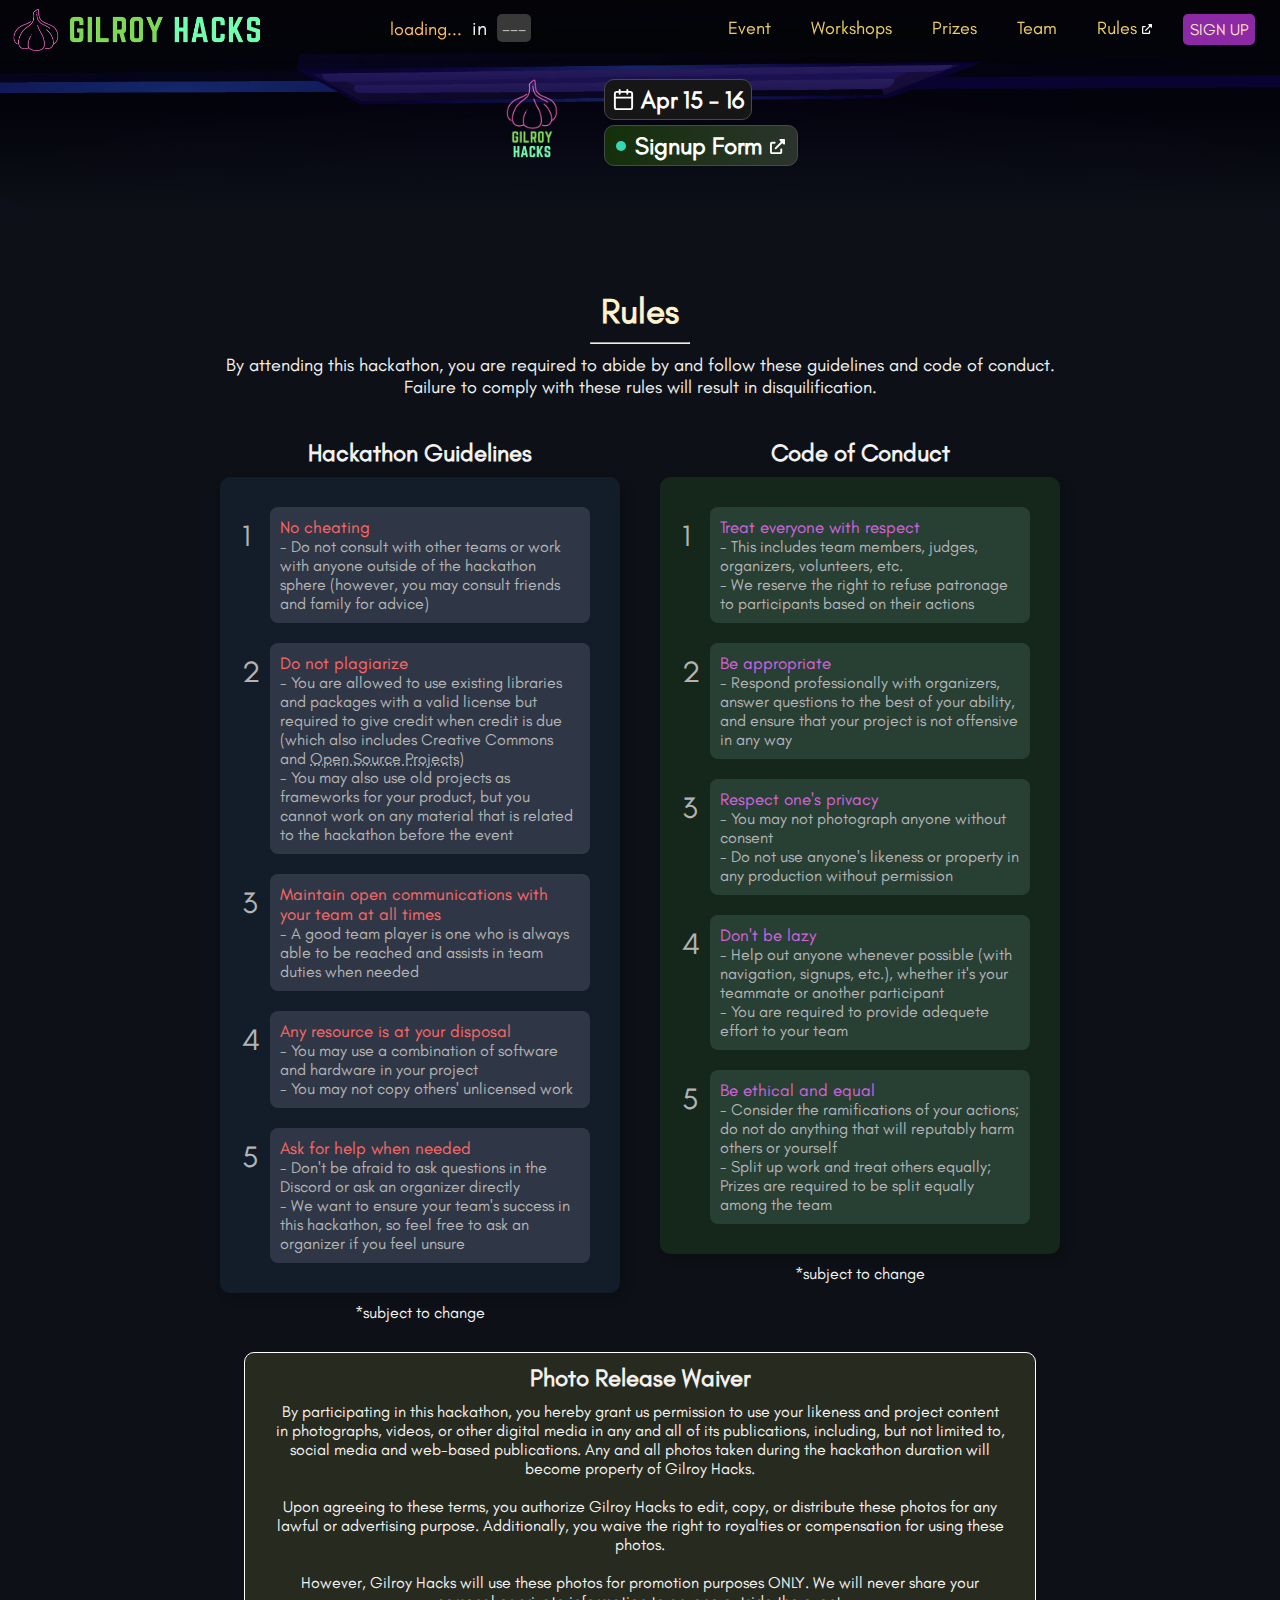
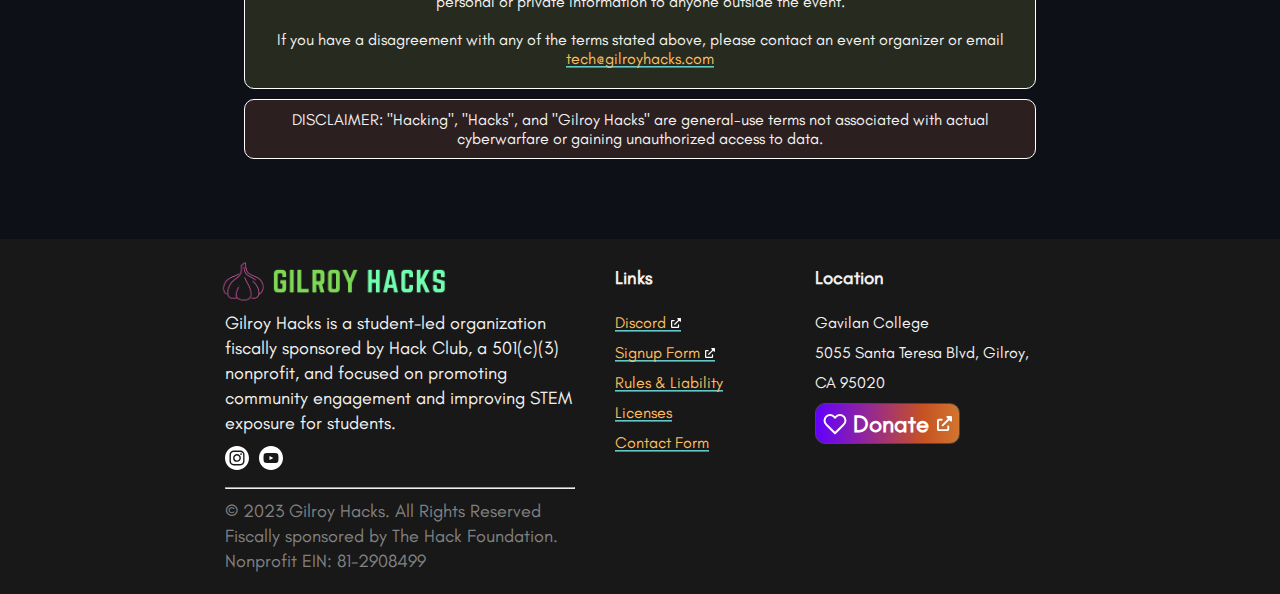
<file: rules.html>
<!DOCTYPE html>
<html lang="en">
<!--
    Gilroy Hacks Website Source Code -> HTML (https://gilroyhacks.com)
    File: rules.html

    Web-Designed by James Dinh ᓚᘏᗢ from scratch using HTML, CSS, and JS
    For more info, contact jamesdinh77 (at) protonmail (dot) com

    Copyright Disclaimer: This Source Code is Copyright (c) 2022 Gilroy Hacks All Rights Reserved.
-->
<head>
    <meta charset="utf-8" />
    <meta name="viewport" content="width=device-width, initial-scale=1, shrink-to-fit=no">
    <meta http-equiv="X-UA-Compatible" content="IE=edge">
    
    <title>Gilroy Hacks · Rules</title>
    <link href="css/general.css" rel="stylesheet" type="text/css" media="all">
    <link href="css/scroll_nav.css" rel="stylesheet" type="text/css" media="all">
    <link rel="icon" href="img/icon.ico">
    
    <!-- JavaScript Refs -->
    <script defer src="js/second.js"></script>
    <style>
        @font-face {
            font-family: "Glacial Indifference";
            src: url("font/GlacialIndifference-Regular.otf") format('opentype');
            /* font-display: swap; */
        }
        body {
            position: relative;
            background-color: #0d1117 !important;
            color: #f2f1ef !important;
            font-family: "Glacial Indifference";
        }
        /* width */
        ::-webkit-scrollbar {
            width: 15px;
        }

        /* Track */
        ::-webkit-scrollbar-track {
            box-shadow: inset 0 0 2px grey; 
            background-color: rgb(12, 14, 26);
        }
        
        /* Handle */
        ::-webkit-scrollbar-thumb {
            background: rgb(38, 45, 75); 
            border-radius: 5px;
        }

        /* Handle on hover */
        ::-webkit-scrollbar-thumb:hover {
            background: rgb(31, 36, 61);
        }
    </style>
    <!--For icons, go here: https://iconsvg.xyz/ -->
</head>
<body>
    <!--Nav-->
    <nav id="navBar">
        <div class="nav-container">
            <a id="nav-logo-a" href="./">
                <img id="nav-logo" src="img/Gilroy_Hacks_Banner.png" alt="logo"/>
            </a>
            <div id="banner">
                <p id="banner-text"><a class="navlink" id="timer-link" href="#schedule"><span id="event-name">loading...</span></a> <div id="timer-container">in
                    <span id="timer">---</span></div>
                </p>
            </div>
            <input class="menu-btn" onclick="CheckNavOpen()" type="checkbox" id="menu-btn"/>
            <label class="menu-icon" for="menu-btn"><span class="navicon"></span></label>
            <ul class="nav-menu">
                <li><a class="navlink" onclick="uncheck('menu-btn')" href="./#event">Event</a></li>
                <li><a class="navlink" onclick="uncheck('menu-btn')" href="./#workshops">Workshops</a></li>
                <li><a class="navlink" onclick="uncheck('menu-btn')" href="./#prizes">Prizes</a></li>
                <li><a class="navlink" onclick="uncheck('menu-btn')" href="./#team">Team</a></li>
                <li><a class="navlink" onclick="uncheck('menu-btn')" href="./rules">Rules<svg id="nav-icon" class="new-tab-icon" xmlns="http://www.w3.org/2000/svg" viewBox="0 0 512 512"><path d="M384 320c-17.67 0-32 14.33-32 32v96H64V160h96c17.67 0 32-14.32 32-32s-14.33-32-32-32L64 96c-35.35 0-64 28.65-64 64V448c0 35.34 28.65 64 64 64h288c35.35 0 64-28.66 64-64v-96C416 334.3 401.7 320 384 320zM488 0H352c-12.94 0-24.62 7.797-29.56 19.75c-4.969 11.97-2.219 25.72 6.938 34.88L370.8 96L169.4 297.4c-12.5 12.5-12.5 32.75 0 45.25C175.6 348.9 183.8 352 192 352s16.38-3.125 22.62-9.375L416 141.3l41.38 41.38c9.156 9.141 22.88 11.84 34.88 6.938C504.2 184.6 512 172.9 512 160V24C512 10.74 501.3 0 488 0z"/></svg></a></li>
            </ul>
            <a target="_blank" href="https://forms.gle/DGhhtikk5j72E59G8"><div id="sign-up">SIGN UP</div></a>
        </div>
    </nav>
    <header>
        <div class="header-background second">
            <div id="header-gradient">
                <div class="header second">
                    <img id="second-logo" src="img/Gilroy_Hacks_Logo.png" height="400" width="400" alt="logo"/>
                    <div class="vertical-line second"></div>
                    <div id="header-info">
                    <!-- <a class="link tooltip header-link" id="header-tooltip" target="_blank" href="https://calendar.google.com/calendar/render?action=TEMPLATE&dates=20220812T230000Z%2F20220814T233000Z&details=Participate%20in%20a%20weekend-long%20hackathon%20to%20strengthen%20your%20coding%20skills%20and%20earn%20some%20cool%20prizes%21&location=Gilroy%20Library&text=Gilroy%20Hacks%20Hackathon"><h2 class="header-subtitle header-subtitle-date"><svg class="header-icon" xmlns="http://www.w3.org/2000/svg" width="23" height="23" viewBox="0 0 24 24" fill="none" stroke="#ffffff" stroke-width="2" stroke-linecap="round" stroke-linejoin="round"><rect x="3" y="4" width="18" height="18" rx="2" ry="2"></rect><line x1="16" y1="2" x2="16" y2="6"></line><line x1="8" y1="2" x2="8" y2="6"></line><line x1="3" y1="10" x2="21" y2="10"></line></svg>Aug 12 - 14</h2></a> -->
                    <a class="link tooltip header-link second" id="header-tooltip-second" target="_blank" href="https://calendar.google.com/calendar/render?action=TEMPLATE&dates=20230415T170000Z%2F20230417T000000Z&details=Participate%20in%20a%20weekend-long%20hackathon%20to%20strengthen%20your%20coding%20skills%20and%20earn%20some%20cool%20prizes%21&location=Gilroy%20Library&text=Gilroy%20Hacks%20Hackathon"><h2 class="header-subtitle header-subtitle-date"><svg class="header-icon" xmlns="http://www.w3.org/2000/svg" width="23" height="23" viewBox="0 0 24 24" fill="none" stroke="#ffffff" stroke-width="2" stroke-linecap="round" stroke-linejoin="round"><rect x="3" y="4" width="18" height="18" rx="2" ry="2"></rect><line x1="16" y1="2" x2="16" y2="6"></line><line x1="8" y1="2" x2="8" y2="6"></line><line x1="3" y1="10" x2="21" y2="10"></line></svg> Apr 15 - 16</h2></a>
                    <a class="tooltip header-link second" id="spots-tooltip-second" href="https://forms.gle/DGhhtikk5j72E59G8" target="_blank">
                        <div class="spots-container">
                            <div class="blob green" aria-hidden="true"></div>
                            <h2 id="header-subtitle-spots">Signup Form<svg class="new-tab-icon sub-icon" xmlns="http://www.w3.org/2000/svg" viewBox="0 0 512 512"><path d="M384 320c-17.67 0-32 14.33-32 32v96H64V160h96c17.67 0 32-14.32 32-32s-14.33-32-32-32L64 96c-35.35 0-64 28.65-64 64V448c0 35.34 28.65 64 64 64h288c35.35 0 64-28.66 64-64v-96C416 334.3 401.7 320 384 320zM488 0H352c-12.94 0-24.62 7.797-29.56 19.75c-4.969 11.97-2.219 25.72 6.938 34.88L370.8 96L169.4 297.4c-12.5 12.5-12.5 32.75 0 45.25C175.6 348.9 183.8 352 192 352s16.38-3.125 22.62-9.375L416 141.3l41.38 41.38c9.156 9.141 22.88 11.84 34.88 6.938C504.2 184.6 512 172.9 512 160V24C512 10.74 501.3 0 488 0z"/></svg></h2>
                        </div>
                    </a>
                    </div>
                </div>
            </div>
        </div>
    </header>
    <main>
        <section id="rules">
            <h2 class="topic">Rules</h2>
            <hr class="line">
            <div id=rules-description>
                By attending this hackathon, you are required to abide by and follow these guidelines and code of conduct.
                <br>
                Failure to comply with these rules will result in disquilification.</div>
            <div id="rules-container">
                <article id="guidelines">
                    <h2 class="signup-header">Hackathon Guidelines</h2>
                    <div id="rules-main-card">
                        <div class="signup-container">
                              <div class="rules-card rules-1">
                                  <p class="rules-title">No cheating</p>
                                  <p>
                                      - Do not consult with other teams or work with anyone outside of the hackathon sphere (however, you may consult friends and family for advice)
                                </p>
                              </div>
                              <div class="rules-card rules-2">
                                <p class="rules-title">Do not plagiarize</p>
                                <p>
                                    - You are allowed to use existing libraries and packages with a valid license but required to give credit when credit is due (which also includes Creative Commons and <abbr class="tooltip-rules" title="Open-source software is computer software that is released under a license in which the copyright holder grants users the rights to use, study, change, and distribute the software and its source code to anyone and for any purpose">Open Source Projects</abbr>)
                                    <br>
                                    - You may also use old projects as frameworks for your product, but you cannot work on any material that is related to the hackathon before the event
                                </p>
                            </div>
                            <div class="rules-card rules-3">
                                <p class="rules-title">Maintain open communications with your team at all times</p>
                                <p>
                                    - A good team player is one who is always able to be reached and assists in team duties when needed
                                </p>
                            </div>
                            <div class="rules-card rules-4">
                                <p class="rules-title">Any resource is at your disposal</p>
                                <p>
                                    - You may use a combination of software and hardware in your project
                                    <br>
                                    - You may not copy others' unlicensed work
                                </p>
                            </div>
                            <div class="rules-card rules-5">
                                <p class="rules-title">Ask for help when needed</p>
                                <p>
                                    - Don't be afraid to ask questions in the Discord or ask an organizer directly
                                    <br>
                                    - We want to ensure your team's success in this hackathon, so feel free to ask an organizer if you feel unsure
                                </p>
                            </div>
                        </div>
                    </div>
                    *subject to change
                </article>
                <article id="code-of-conduct">
                    <h2 class="signup-header">Code of Conduct</h2>
                    <div id="code-main-card">
                        <div class="signup-container">
                            <div class="rules-card code-card rules-1">
                                <p class="rules-title code-title">Treat everyone with respect</p>
                                <p>
                                    - This includes team members, judges, organizers, volunteers, etc.
                                    <br>
                                    - We reserve the right to refuse patronage to participants based on their actions
                              </p>
                            </div>
                            <div class="rules-card code-card rules-2">
                              <p class="rules-title code-title">Be appropriate</p>
                              <p>- Respond professionally with organizers, answer questions to the best of your ability, and ensure that your project is not offensive in any way <br>
                              </p>
                            </div>
                          <div class="rules-card code-card rules-3">
                              <p class="rules-title code-title">Respect one's privacy</p>
                              <p>
                                  - You may not photograph anyone without consent
                                    <br>
                                  - Do not use anyone's likeness or property in any production without permission
                                </p>
                          </div>
                          <div class="rules-card code-card rules-4">
                              <p class="rules-title code-title">Don't be lazy</p>
                              <p>
                                  - Help out anyone whenever possible (with navigation, signups, etc.), whether it's your teammate or another participant
                                  <br>
                                  - You are required to provide adequete effort to your team
                              </p>
                          </div>
                          <div class="rules-card code-card rules-5">
                              <p class="rules-title code-title">Be ethical and equal</p>
                              <p>
                                  - Consider the ramifications of your actions; do not do anything that will reputably harm others or yourself
                                  <br>
                                  - Split up work and treat others equally; Prizes are required to be split equally among the team
                              </p>
                          </div>
                      </div>
                    </div>
                    *subject to change
                </article>
            </div>
            <div class="rules-box">
                <h2>Photo Release Waiver</h2>
                <div id=photo-description>
                    By participating in this hackathon, you hereby grant us permission to use your likeness and project content in photographs, videos, or other digital media in any and all of its publications, including, but not limited to, social media and web-based publications. Any and all photos taken during the hackathon duration will become property of Gilroy Hacks.
                    <br><br>
                    Upon agreeing to these terms, you authorize Gilroy Hacks to edit, copy, or distribute these photos for any lawful or advertising purpose. Additionally, you waive the right to royalties or compensation for using these photos.
                    <br><br>
                    However, Gilroy Hacks will use these photos for promotion purposes ONLY. We will never share your personal or private information to anyone outside the event.
                    <br><br>
                    If you have a disagreement with any of the terms stated above, please contact an event organizer or email <br><a class="link tooltip email-link email-replace-tech" target="_blank" href="mailto:tech-at-gilroyhacks-dot-com">tech (at) gilroyhacks (dot) com</a>
                </div>
            </div>
            <div class="rules-box" id="disclaimer">
                <p>DISCLAIMER: "Hacking", "Hacks", and "Gilroy Hacks" are general-use terms not associated with actual cyberwarfare or gaining unauthorized access to data.</p>
            </div>
        </section>
    </main>
    <!--Footer-->
    <footer>
        <div id="footer-container">
            <div id="footer-desc">
                <div id="footer-logo-div"><img id="footer-logo" src="img/Gilroy_Hacks_Banner.png" alt="logo"/></div>
                <p>
                    Gilroy Hacks is a student-led organization fiscally sponsored by Hack Club, a 501(c)(3) nonprofit, and focused on promoting community engagement and improving STEM exposure for students.
                </p>
                <div id="socials">
                    <div class="socials-icon"><a class="tooltip" id="instagram" target="_blank" href="https://www.instagram.com/gilroyhacks/"><svg xmlns="http://www.w3.org/2000/svg" width="24" height="24" viewBox="0 0 24 24" fill="#ffffff"><path d="M12 0c6.6274 0 12 5.3726 12 12s-5.3726 12-12 12S0 18.6274 0 12 5.3726 0 12 0zm3.115 4.5h-6.23c-2.5536 0-4.281 1.6524-4.3805 4.1552L4.5 8.8851v6.1996c0 1.3004.4234 2.4193 1.2702 3.2359.7582.73 1.751 1.1212 2.8818 1.1734l.2633.006h6.1694c1.3004 0 2.389-.4234 3.1754-1.1794.762-.734 1.1817-1.7576 1.2343-2.948l.0056-.2577V8.8851c0-1.2702-.4234-2.3589-1.2097-3.1452-.7338-.762-1.7575-1.1817-2.9234-1.2343l-.252-.0056zM8.9152 5.8911h6.2299c.9072 0 1.6633.2722 2.2076.8166.4713.499.7647 1.1758.8103 1.9607l.0063.2167v6.2298c0 .9375-.3327 1.6936-.877 2.2077-.499.4713-1.176.7392-1.984.7806l-.2237.0057H8.9153c-.9072 0-1.6633-.2722-2.2076-.7863-.499-.499-.7693-1.1759-.8109-2.0073l-.0057-.2306V8.885c0-.9073.2722-1.6633.8166-2.2077.4712-.4713 1.1712-.7392 1.9834-.7806l.2242-.0057h6.2299-6.2299zM12 8.0988c-2.117 0-3.871 1.7238-3.871 3.871A3.8591 3.8591 0 0 0 12 15.8408c2.1472 0 3.871-1.7541 3.871-3.871 0-2.117-1.754-3.871-3.871-3.871zm0 1.3911c1.3609 0 2.4798 1.119 2.4798 2.4799 0 1.3608-1.119 2.4798-2.4798 2.4798-1.3609 0-2.4798-1.119-2.4798-2.4798 0-1.361 1.119-2.4799 2.4798-2.4799zm4.0222-2.3589a.877.877 0 1 0 0 1.754.877.877 0 0 0 0-1.754z"/></svg></a></div>
                    <div><a class="tooltip" id="youtube" target="_blank" href="https://www.youtube.com/channel/UCyw-Sx4W8yb9TqWPm7pj10Q"><svg xmlns="http://www.w3.org/2000/svg" width="24" height="24" viewBox="0 0 24 24" fill="#ffffff"><path d="M12 0c6.627 0 12 5.373 12 12s-5.373 12-12 12S0 18.627 0 12 5.373 0 12 0zm.294 7h-.589l-1.101.013c-1.48.024-3.709.092-4.465.285a1.836 1.836 0 0 0-1.326 1.263c-.181.644-.258 1.69-.29 2.46l-.022.815v.328l.008.426c.022.764.09 2.088.304 2.849.172.614.68 1.098 1.326 1.263.736.188 2.867.257 4.346.283L11.89 17l1.159-.008c1.453-.019 3.993-.082 4.811-.29a1.836 1.836 0 0 0 1.327-1.263c.21-.75.28-2.048.302-2.817l.01-.528-.003-.403c-.012-.67-.066-2.265-.31-3.13a1.836 1.836 0 0 0-1.326-1.263c-.661-.169-2.45-.242-3.878-.274L12.294 7zm-1.828 2.89l3.92 2.11-3.92 2.11V9.89z"/></svg></a></div>
                </div>
                <hr id="footer-line">
                <p id="footer-copyright">
                    © 2023 Gilroy Hacks. All Rights Reserved<br>Fiscally sponsored by The Hack
                    Foundation.<br>Nonprofit EIN: 81-2908499
                </p>
            </div>
            <article id="footer-links">
                <h3 class="footer-title">Links</h3>
                <ul>
                    <li><a class="link" onclick="check('02'); save()" target="_blank" href="https://discord.gg/nkTDKMcYbr" title="Discord Invite Link">Discord<svg class="new-tab-icon" xmlns="http://www.w3.org/2000/svg" viewBox="0 0 512 512"><!--! Font Awesome Pro 6.1.1 by @fontawesome - https://fontawesome.com License - https://fontawesome.com/license (Commercial License) Copyright 2022 Fonticons, Inc. --><path d="M384 320c-17.67 0-32 14.33-32 32v96H64V160h96c17.67 0 32-14.32 32-32s-14.33-32-32-32L64 96c-35.35 0-64 28.65-64 64V448c0 35.34 28.65 64 64 64h288c35.35 0 64-28.66 64-64v-96C416 334.3 401.7 320 384 320zM488 0H352c-12.94 0-24.62 7.797-29.56 19.75c-4.969 11.97-2.219 25.72 6.938 34.88L370.8 96L169.4 297.4c-12.5 12.5-12.5 32.75 0 45.25C175.6 348.9 183.8 352 192 352s16.38-3.125 22.62-9.375L416 141.3l41.38 41.38c9.156 9.141 22.88 11.84 34.88 6.938C504.2 184.6 512 172.9 512 160V24C512 10.74 501.3 0 488 0z"/></svg></a></li>
                    <li><a class="link" onclick="check('01'); save();" target="_blank" href="https://forms.gle/DGhhtikk5j72E59G8">Signup Form<svg class="new-tab-icon" xmlns="http://www.w3.org/2000/svg" viewBox="0 0 512 512"><!--! Font Awesome Pro 6.1.1 by @fontawesome - https://fontawesome.com License - https://fontawesome.com/license (Commercial License) Copyright 2022 Fonticons, Inc. --><path d="M384 320c-17.67 0-32 14.33-32 32v96H64V160h96c17.67 0 32-14.32 32-32s-14.33-32-32-32L64 96c-35.35 0-64 28.65-64 64V448c0 35.34 28.65 64 64 64h288c35.35 0 64-28.66 64-64v-96C416 334.3 401.7 320 384 320zM488 0H352c-12.94 0-24.62 7.797-29.56 19.75c-4.969 11.97-2.219 25.72 6.938 34.88L370.8 96L169.4 297.4c-12.5 12.5-12.5 32.75 0 45.25C175.6 348.9 183.8 352 192 352s16.38-3.125 22.62-9.375L416 141.3l41.38 41.38c9.156 9.141 22.88 11.84 34.88 6.938C504.2 184.6 512 172.9 512 160V24C512 10.74 501.3 0 488 0z"/></svg></a></li>
                    <li><a class="link" href="./rules" title="Rules">Rules & Liability</a></li>
                    <li><a class="link" href="./licenses" title="Licenses">Licenses</a></li>
                    <li><a class="link" href="./contact" title="Contact">Contact Form</a></li>
                </ul>
            </article>
            <article id="footer-location">
                <h3 class="footer-title">Location</h3>
                <ul>
                    <li>Gavilan College<br>5055 Santa Teresa Blvd, Gilroy, CA 95020</li>
                </ul>
                <a class="donate-button" target="_blank" href="https://bank.hackclub.com/donations/start/gilroy-hacks"><h2 class="header-subtitle donate"><svg xmlns="http://www.w3.org/2000/svg" width="24" height="24" viewBox="0 0 24 24" fill="none" stroke="#ffffff" stroke-width="2" stroke-linecap="round" stroke-linejoin="round"><path d="M20.84 4.61a5.5 5.5 0 0 0-7.78 0L12 5.67l-1.06-1.06a5.5 5.5 0 0 0-7.78 7.78l1.06 1.06L12 21.23l7.78-7.78 1.06-1.06a5.5 5.5 0 0 0 0-7.78z"></path></svg>&nbspDonate<svg class="new-tab-icon sub-icon" xmlns="http://www.w3.org/2000/svg" viewBox="0 0 512 512"><path d="M384 320c-17.67 0-32 14.33-32 32v96H64V160h96c17.67 0 32-14.32 32-32s-14.33-32-32-32L64 96c-35.35 0-64 28.65-64 64V448c0 35.34 28.65 64 64 64h288c35.35 0 64-28.66 64-64v-96C416 334.3 401.7 320 384 320zM488 0H352c-12.94 0-24.62 7.797-29.56 19.75c-4.969 11.97-2.219 25.72 6.938 34.88L370.8 96L169.4 297.4c-12.5 12.5-12.5 32.75 0 45.25C175.6 348.9 183.8 352 192 352s16.38-3.125 22.62-9.375L416 141.3l41.38 41.38c9.156 9.141 22.88 11.84 34.88 6.938C504.2 184.6 512 172.9 512 160V24C512 10.74 501.3 0 488 0z"/></svg></h2></a>
            </article>
        </div>
    </footer>
</body>
</html>
</file>
<file: css/general.css>
/*
  Gilroy Hacks Website Source Code -> CSS (https://gilroyhacks.com)

  Web-Designed by James Dinh ᓚᘏᗢ from scratch using HTML, CSS, and JS
  For more info, contact jamesdinh77 (at) protonmail (dot) com

  Copyright Disclaimer: This Source Code is Copyright (c) 2022 Gilroy Hacks All Rights Reserved.
*/

html {
  scroll-behavior: smooth;
}

/* Nav */
* {
  margin: 0;
  padding: 0;
  box-sizing: border-box;
}

.nav-container {
  box-shadow: 1px 1px 4px 0 rgba(0,0,0,.1);
  position: fixed;
  width: 100%;
  z-index: 3;
}

/* menu */

.nav-container .nav-menu {
  margin: 0;
  padding: 0;
  list-style: none;
  overflow: hidden;
  clear: none;
  float: right;
  max-height: none;
  margin-right: 110px;
}

.nav-container .nav-menu li {
  display: inline-block;
  line-height: 30px;
  margin: 10px 7px;
  padding: 3px 11px;
  cursor: pointer;
}

/* menu icon */

.nav-container .menu-icon {
  display: none;
}

.nav-container .menu-icon .navicon {
  background: rgb(123, 123, 123);
  display: block;
  height: 2px;
  position: relative;
  transition: background .2s ease-out;
  width: 18px;
}

.nav-container .menu-icon .navicon:before,
.nav-container .menu-icon .navicon:after {
  background: rgb(123, 123, 123);
  content: '';
  display: block;
  height: 100%;
  position: absolute;
  transition: all .2s ease-out;
  width: 100%;
}

.nav-container .menu-icon .navicon:before {
  top: 5px;
}

.nav-container .menu-icon .navicon:after {
  top: -5px;
}

/* menu btn */

.nav-container .menu-btn {
  display: none;
}

.nav-container .menu-btn:checked ~ .nav-menu {
  max-height: 300px;
  background-color: rgba(24, 24, 24, 0.988);
  transition: 0.5s;
}

.nav-container .menu-btn:checked ~ .menu-icon .navicon {
  background: transparent;
}

.nav-container .menu-btn:checked ~ .menu-icon .navicon:before {
  transform: rotate(-45deg);
}

.nav-container .menu-btn:checked ~ .menu-icon .navicon:after {
  transform: rotate(45deg);
}

.nav-container .menu-btn:checked ~ .menu-icon:not(.steps) .navicon:before,
.nav-container .menu-btn:checked ~ .menu-icon:not(.steps) .navicon:after {
  top: 0;
}

@keyframes slow-fade {
  0% {
    background-color: rgb(24, 24, 24);
  }
  90% {
    background-color: unset;
  }
}

@media (max-width: 1050px) {
  .nav-container .nav-menu {
    clear: both;
    max-height: 0;
    transition: max-height .2s ease-out;
    text-align: center;
    width: 100%;
    margin-right: 0;
  }
  .nav-container .nav-menu li {
    display: block;
  }
  .nav-container .menu-icon {
    cursor: pointer;
    display: block;
    float: right;
    padding: 28px 20px;
    position: relative;
    user-select: none;
  }
  #sign-up {
    right: 50px !important;
  }
  .nav-container .menu-btn:not(:checked) ~ .nav-menu {
    animation: slow-fade 1s ease;
  }
}

nav {
  height: 59px;
  width: 100%;
  top: 0;
  left: 0;
  position: fixed;
  flex-wrap: nowrap;
  z-index: 100;
}

nav * {
  padding: 0;
  list-style: none;
  box-sizing: border-box;
  z-index: 100;
  text-decoration: none;
}

#nav-logo {
  height: 50px;
  width: 258px;
  margin: 5px 0 0;
}

#nav-logo:hover {
  transform: scale(1.01);
  transition: 0.5s;
}

#nav-logo-a {
  position: relative;
  margin: 0;
  margin-left: 10px;
}

.navlink {
  color:rgb(233, 203, 104);
  font-size: 18px;
  text-decoration: none;
  position: relative;
}

.navlink.active,.link:hover {
  color: rgba(233, 203, 104, 0.774);
  transition: .5s;
}

.navlink::after {
  content: '';
  position: absolute;
  bottom: 0;
  left: 0;
  width: 100%;
  height: 0.1em;
  background-color: hotpink;
  opacity: 1;
  transition: opacity 300ms, transform 300ms;
  transform: scale(0);
  transform-origin: center;
  }

.navlink:hover::after,
.navlink:focus::after{
  transform: scale(1);
}

.checkbtn {
  font-size: 23px;
  color: white;
  float: right;
  line-height: 59px;
  margin-right: 20px;
  cursor: pointer;
  display: none;
}

#check {
  display: none;
}

#nav-links-container {
  display: flex;
  width: auto;
  margin: 0;
  padding: 0;
  height: 59px;
  float: right;
  flex-direction: row-reverse;
  align-content: stretch;
}

#nav-icon {
  margin: 0 0 0 5px;
}

#sign-up {
  padding: 6px 7px;
  margin: 14px 15px 14px 4px;
  width: 72px;
  border-radius: 5px;
  font-size: 16px;
  background-color: rgb(140, 42, 165);
  color: bisque;
  position: fixed;
  display: inline-flex;
  right: 10px;
}

#sign-up:hover {
  transform: scale(1.03);
  filter: brightness(1.05);
  cursor: pointer;
  transition: 0.5s;
}

#banner {
  width: 70%;
  position: absolute;
  justify-content: center;
  display: inline-flex;
  top: 16px;
  font-size: 20px;
  margin: auto;
  min-width: 310px;
}

#banner-text {
  text-align: center;
}

.header-info {
  display: flex;
  flex-flow: row wrap;
  max-width: 420px;
  padding: 0 10px;
  min-width: none;
  justify-content: center;
}

.header-info a {
  margin: 0 5px;
}

#timer {
  color: rgb(184, 184, 184);
  animation: blinking 3s infinite;
  background-color: rgb(57, 57, 57);
  border-radius: 5px;
  padding: 2px 5px;
  margin-left: 5px;
  position: relative;
  width: fit-content
}

#timer::after {
  content: 'Apr 15, 10am';
  position: absolute;
  text-align: center;
  align-items: center;
  top: 30px;
  right: calc(100% / 2);
  padding: 2px 7px;
  width: max-content;
  opacity: 1;
  background-color: #222429;
  border-radius: 10px;
  transition: opacity 300ms, transform 300ms;
  transform: scale(0);
  transform-origin: top;
  }

  #timer:hover::after,
  #timer:focus::after{
  transform: scale(1);
}

#winners {
  text-align: center;
  position: absolute;
  top: 59px;
  background-color: #2c9643;
  width: 100%;
  font-size: 20px;
  padding: 3px 5px;
  animation: fadeInAnimation ease 2s;
  animation-iteration-count: 1;
  animation-fill-mode: forwards;
}

#chart {
  max-width: 650px;
  margin: 35px auto;
}

#team-emphasis {
  color:rgb(180, 213, 253);
}

.tooltip-nav {
  text-decoration: none;
  margin: 0;
}

#timer-link {
  color:rgb(252, 188, 93);
  text-decoration: none;
  cursor: pointer;
  background: unset;
  margin-right: 10px;
}

.link:hover {
  color:rgba(252, 188, 93, 0.719);
}

@keyframes blinking {
  0% {
    filter: brightness(1);
  }
  50% {
    filter: brightness(0.8);
  }
  100% {
    filter: brightness(1);
  }
}

@keyframes dropdown{
  0% {
    opacity: 0;
    transform: translateY(-30px);
  }
  20% {
    transform: translateY(0px);
    opacity: 1;
  }
  40% {
    transform: translateY(-7px);
  }
  100% {
    transform: translateY(0px);
  }
}

/* Responsive Functions */
@media (max-width: 1600px) {
  #banner {
    width: 50%;
  }
}
@media (max-width: 1330px) {
  #banner {
    width: 30%;
  }
}
@media (max-width: 1200px) {
  #banner {
    display: block;
    top: 1px;
    max-width: 200px;
    min-width: 150px;
    width: auto;
    margin-left: 300px;
  }
  #timer-container {
    display: block;
    text-align: center;
  }
  #timer {
    display: inline-block;
    position: relative;
    margin: 3px auto 0;
    padding: 0px 5px;
  }
  #timer::after {
    right: -15px;
  }
}
@media (max-width: 900px) {
  #prize-logo, .podium-label {
    transform: scale(0.9);
    font-size: 16px !important;
  }
  #podium-label-1 {
    margin-right: 1px !important;
  }
  #podium-label-2 {
    margin-left: 1px !important;
  }
  .header-background {
    background-position: unset !important;
    background-size: unset !important;
  }
  #logo {
    height: 180px !important;
    width: 180px !important;
  }
  header .waviy {
    font-size: 45px;
  }
}
@media (max-width: 700px) {
  .header-link.tooltip::after {
    display: none;
  }
}
@media (max-width: 620px) {
  #banner {
    display: none;
  }
}
@media (max-width: 500px) {
  #signup-article, #rules, #prizes, #team {
    transform: scale(0.9);
  }
  section {
    padding-top: 0 !important;
  }
}
@media (max-width: 470px) {
  #nav-logo {
      content: url(/img/logo_mini.png);
      height: 45px;
      width: 45px;
      margin: 7px 0 0 5px;
  }
  #logo {
      height: 2300px;
      width: 230px;
  }
  #prizes-container, #banner {
    transform: scale(0.9);
  }
  #banner {
    display: block;
    margin-left: 75px;
  }
}
@media (max-width: 400px) {
  #nav-logo {
    content: url(/img/logo_mini.png);
    height: 45px;
    width: 45px;
    margin: 7px 0 0 5px;
  }
  #logo {
    height: 2300px;
    width: 230px;
  }
  #prizes-container {
    transform: scale(0.9);
  }
}
@media (max-width: 370px) {
  #banner {
    display: none;
  }
}
@media (max-height: 550px) {
  /* #logo {
    transform: scale(0.8);
  } */
  #entrance-arrow {
    visibility: hidden;
  }
  .header {
    transform: scale(0.8);
  }
}
@media (max-height: 450px) {
  .header {
    transform: scale(0.7);
  }
}

.blob {
  background: black;
  border-radius: 50%;
  box-shadow: 0 0 0 0 rgba(0, 0, 0, 1);
  margin: 10px 4px;
  height: 10px;
  width: 10px;
  transform: scale(1);
  animation: pulse-black 2s infinite;
  position: relative;
}

.blob.green {
  background: rgba(51, 217, 178, 1);
  box-shadow: 0 0 0 0 rgba(51, 217, 178, 1);
  animation: pulse-green 2s infinite;
}

.blob.gold {
  background: rgb(254, 228, 84);
  box-shadow: 0 0 0 0 rgba(254, 228, 84, 1);
  animation: pulse-gold 2s infinite;
}

.blob.red {
  background: rgb(254, 84, 84);
  box-shadow: 0 0 0 0 rgba(254, 84, 8, 1);
  animation: pulse-red 2s infinite;
}

@keyframes pulse-green {
  0% {
    transform: scale(0.95);
    box-shadow: 0 0 0 0 rgba(51, 217, 178, 0.7);
  }
  70% {
    transform: scale(1);
    box-shadow: 0 0 0 10px rgba(51, 217, 178, 0);
  }
  100% {
    transform: scale(0.95);
    box-shadow: 0 0 0 0 rgba(51, 217, 178, 0);
  }
}

@keyframes pulse-gold {
  0% {
    transform: scale(0.95);
    box-shadow: 0 0 0 0 rgba(254, 228, 84);
  }
  70% {
    transform: scale(1);
    box-shadow: 0 0 0 10px rgba(51, 217, 178, 0);
  }
  100% {
    transform: scale(0.95);
    box-shadow: 0 0 0 0 rgba(51, 217, 178, 0);
  }
}

@keyframes pulse-red {
  0% {
    transform: scale(0.95);
    box-shadow: 0 0 0 0 rgba(254, 84, 8);
  }
  70% {
    transform: scale(1);
    box-shadow: 0 0 0 10px rgba(51, 217, 178, 0);
  }
  100% {
    transform: scale(0.95);
    box-shadow: 0 0 0 0 rgba(51, 217, 178, 0);
  }
}

/* Header */
.header-background {
  background-image: url(/img/background.jpg);
  background-position: center;
  background-size: cover;
  background-repeat: no-repeat;
  background-attachment: fixed;
  height: 100vh;
}

.header-background.second {
  height: 20%;
}

.header {
  width: 100%;
  height: 100%;
  display: flex;
  flex-flow: column nowrap;
  justify-content: center;
  align-items: center;
  text-align: center;
  position: relative;
}

.header.second {
  padding: 70px 0 50px;
  flex-flow: row nowrap;
}

#second-logo {
  height: 100px;
  width: 100px;
}

.header-container {
  width: 100%;
  height: 100%;
  display: flex;
  flex-flow: row nowrap;
  justify-content: center;

  text-align: center;
}

.header-logo-parent {
  display: flex;
  flex-flow: column nowrap;
  justify-content: center;
  align-items: center;

  text-align: center;
  position: relative;
}

#logo {
  height: 230px;
  width: 230px;
  animation: fadeInAnimation ease 3s;
  animation-iteration-count: 1;
  animation-fill-mode: forwards;
}

.waviy {
  position: relative;
  display: flex;
  font-size: 60px;
}
.waviy span {
  font-family: "Norwester";
  font-weight: lighter;
  margin: 0 1.4px;
  position: relative;
  display: inline-block;
  left: 0%;
  
  animation: waviy 1s;
  animation-delay: calc(var(--i));
  animation-fill-mode: both;
}

.waviy span:hover {
  padding-left: -20px;
}

#top-logo-text {
  color: #7ed957;
}

#bottom-logo-text {
  color: #72FFAF;
}

@keyframes waviy {
  0% {
    transform: translateY(-100px);
    opacity: 0;
  }
  10% {
    opacity: 0;
  }
  30% {
    transform: translateY(0px);
    opacity: 1;
  }
  50% {
    transform: translateY(-10px);
  }
  100% {
    transform: translateY(0px);
  }
}

.header-subtitle {
  padding: 5px 7px;
  margin-top: 5px;
  border-radius: 10px;
  display: flex;
  width: fit-content;
  place-items: center;
  border: 1px solid rgb(73, 73, 73);
  background-color: rgb(22, 22, 22);
}

.header-subtitle.donate {
  background: rgb(98,0,255);
  background: linear-gradient(90deg, rgba(98,0,255,1) 0%, rgba(199,82,35,1) 75%, rgba(209,117,47,1) 100%);
}

.header-link.left {
  animation: slideinleft ease 1.5s;
  animation-delay: calc(var(--i));
  animation-fill-mode: both;
}

.header-link.right {
  animation: slideinright ease 1.5s;
  animation-delay: calc(var(--i));
  animation-fill-mode: both;
}

.header-link {
  background: unset !important;
  color: white !important;
  text-decoration: none;
}

.warning-box {
  border-radius: 5px;
  border: 1px solid rgb(172, 51, 51);
  background-color: rgba(124, 73, 73, 0.767);
  padding: 5px;
  margin: 5px auto;
}

.warning-box.winners {
  border: 1px solid rgb(5, 136, 0);
  background-color: rgba(85, 150, 65, 0.767);
}

.winner-text {
  font-weight: bold;
  font-size: 30px;
  color:rgb(193, 160, 216);
}

.header-box {
  max-width: 1200px;
  margin: auto;
  display: flex;
}

#current-info {
  padding: 10px 20px;
  background-color: #333333;
  max-width: 300px;
  height: fit-content;
  text-align: center;
  border-radius: 5px;
  margin: 20px auto;
}

.event .strikethrough {
  color: inherit;
  font-size: inherit;
  text-decoration: line-through;
}

.header-link.second {
  animation: none;
}

#header-tooltip::after {
  content: 'Add to Calendar →';
  top: 12px;
  right: 160px;
  transform-origin: right;
  color: rgb(252, 188, 93);
}

#header-tooltip-second::after {
  content: '← Add to Calendar';
  top: 12px;
  right: -110px;
  transform-origin: left;
  color: rgb(252, 188, 93);
}

#spots-tooltip-second::after {
  content: '← Sign up here';
  top: 12px;
  right: -130px;
  transform-origin: left;
  color: rgb(252, 188, 93);
}

#map-tooltip::after {
  content: '← Open map';
  top: 12px;
  right: -120px;
  transform-origin: left;
  color: rgb(252, 188, 93);
}

#donate-tooltip::after {
  content: '← Donate Page 💝';
  top: 12px;
  right: -160px;
  transform-origin: left;
  color: rgb(252, 188, 93);
}

#spots-tooltip::after {
  content: 'Sign up here →';
  top: 12px;
  right: 205px;
  transform-origin: right;
  color: rgb(252, 188, 93);
}

.header-info-container {
  display: flex;
  flex-flow: column nowrap;
  align-items: flex-start;
  justify-content: center;
}

@media (max-width: 610px) {
  #header-tooltip::after, #spots-tooltip::after {
    display: none;
  }
}

.header-icon {
  margin-right: 6px;
}

.spots-container {
  display: flex;
  place-items: center;
  border-radius: 10px;
  margin-top: 5px;
  padding: 0 7px;
  width: fit-content;
  border: 1px solid rgb(73, 73, 73);
  background-color: rgb(22, 22, 22);
  background: rgb(20,48,10);
  background: linear-gradient(90deg, rgba(20,48,10,1) 0%, rgba(43,52,44,1) 100%);
}

#header-subtitle-spots {
  padding: 5px;
}

.spots-container:hover, .header-subtitle:hover {
  transform: translateY(-2px);
  transition: 0.5s;
}

#entrance-arrow {
  width: 50px;
  height: 50px;
  position: absolute;
  bottom: 10px;
  float: bottom;
  animation: bounce 3s infinite;
}

#entrance-arrow:hover {
  font-size: 17px;
  transition: 0.1s;
}

#header-gradient {
  width: 100%;
  height: 100%;
  background-image: linear-gradient(#0d111733 50%, #0d11175e 60%, #0d1117 100%);
}

.header-parent {
  height: 100%;
  display: flex;
  flex-flow: row wrap;
}

@keyframes bounce {
  0%, 20%, 50%, 80%, 100% {
    transform: translateY(0);
  }
  40% {
    transform: translateY(-5px);
  }
  60% {
    transform: translateY(-3px);
  }
}

@keyframes fadeInAnimation {
  0% {
    opacity: 0;
  }
  100% {
    opacity: 1;
   }
}
@keyframes slideinleft {
  0% {
    transform: translateX(-20px);
    opacity: 0;
  }
  60% {
    opacity: 0;
    transform: translateX(-20px);
  }
  100% {
    transform: translateX(0px);
    opacity: 1;
  }
}
@keyframes slideinright {
  0% {
    transform: translateX(20px);
    opacity: 0;
  }
  60% {
    transform: translateX(20px);
    opacity: 0;
  }
  100% {
    transform: translateX(0px);
    opacity: 1;
  }
}
/* @keyframes slidein-2 {
  0% {
    transform: translateY(20px);
    opacity: 0;
  }
  80% {
    transform: translateY(20px);
    opacity: 0;
  }
  100% {
    transform: translateY(0px);
    opacity: 1;
  }
} */
@keyframes slidein-side {
  0% {
    transform: translateX(-100px);
    opacity: 0;
  }
  40% {
    opacity: 0;
  }
  100% {
    transform: translateX(0px);
    opacity: 1;
  }
}
@keyframes slidein-prize-2 {
  0% {
    opacity: 0;
  }
  40% {
    transform: translateX(-30px);
    opacity: 0;
  }
  100% {
    transform: translateX(0px);
    opacity: 1;
  }
}
@keyframes slidein-prize-1 {
  0% {
    opacity: 0;
  }
  30% {
    transform: translateY(-30px);
    opacity: 0;
  }
  100% {
    transform: translateY(0px);
    opacity: 1;
  }
}
@keyframes slidein-prize-3 {
  0% {
    opacity: 0;
  }
  60% {
    transform: translateX(30px);
    opacity: 0;
  }
  100% {
    transform: translateX(0px);
    opacity: 1;
  }
}

@keyframes modal-fade-in {
  0% {
    opacity: 0;
  }
  100% {
    opacity: 1;
  }
}

@media (prefers-reduced-motion: no-preference) {
  .slide-animation {
    animation: slidein-side ease 1s;
  }
  .slide-animation-prize-2 {
    animation: slidein-prize-2 ease 3s;
  }
  .slide-animation-prize-1 {
    animation: slidein-prize-1 ease 2s;
  }
  .slide-animation-prize-3 {
    animation: slidein-prize-3 ease 3s;
  }
  .slide-animation-card-img {
    animation: card-img-pullout ease 2s;
  }
  .slide-animation-card-desc {
    animation: card-desc-pullout ease 2s;
  }
  .modal-animation {
    animation: modal-fade-in ease 0.5s;
  }
}

/* Main Section */
main {
  width: 100%;
  align-items: center;
  justify-content: center;
  text-align: center;
  position: relative;
  margin: auto;
  display: grid;
  padding-bottom: 70px;
}

section {
  width: auto;
  padding-top: 70px;
  text-align: center;
  justify-content: center;
  align-items: center;
  max-width: 1500px;
  min-width: 200px;
}

.topic {
  width: auto;
  font-size: 35px;
  padding: 0 20px 0 20px;
  color:rgb(255, 243, 205);
}

#event-container {
  display: flex;
  flex-wrap: wrap;
  margin-top: 20px;
  justify-content: center;
}

#event-description {
  margin: 0 20px;
  max-width: 700px;
  min-width: 200px;
  font-size: 18px;
  text-align: left;
}

.description-heading {
  text-align: center;
  margin-bottom: 10px;
}

#description-content {
  text-align: center;
  border-radius: 10px;
  background-color: #202329;
  padding: 15px 10px;
  margin: auto;
}

.desc-title {
  margin-top: 15px;
}

/* Splash text */
.splash-container {
  padding: 15px 20px;
  border-radius: 10px;
  border: 1px solid rgb(68, 68, 68);
  margin: 10px 0;
}

.splash-group {
  display: flex;
  flex-flow: row wrap;
  justify-content: center;
}

#why-GilroyHacks {
  width: 100%;
  min-width: 300px;
  max-width: 315px;
  margin: 15px;
}

#who-GilroyHacks {
  width: 100%;
  min-width: 300px;
  max-width: 315px;
  margin: 15px;
}

.splash-title {
  color:rgb(51, 235, 189);
  margin-bottom: 10px;
}

.splash-desc {
  line-height: 25px;
}

#headline-recap {
  color: #fbc334;
}

.splide {
  margin: 20px auto;
}

.slide-content {
  margin-bottom: 10px;
  text-align: center;
  max-width: fit-content;
}

.splide, .splide__track, .splide__list, .splide__slide, .slide-content, .slide-img {
  border-radius: 5px;
}

.slide-caption {
  position: relative;
  bottom: 35px;
  background-color: #232323b8;
  padding: 2px 5px;
  border-radius: 5px;
}

.slide-img {
  width: 100%;
  height: auto;
}

.splide__slide, .splide__slide:focus, .splide.is-focus-in, .splide__pagination__page:focus-visible {
  border: none !important;
  outline: none !important;
}

li .splide__pagination__page.is-active {
  background: #545454;
}

.list {
  padding-left: 20px;
}

.desc-list {
  margin-left: 25px;
}

.list li{
  margin: 10px 0;
}

.tooltip.zoom-tooltip::after {
  content: 'Zoom Link';
  font-size: 16px;
  top: 40px;
  right: 12px;
  color: rgb(45, 140, 255);
}

.tooltip.zoom-tooltip-link::after {
  content: 'Zoom Link';
  font-size: 16px;
  top: 22px;
  right: -22px;
  color: rgb(45, 140, 255);
}

#submit-tooltip:after {
  content: 'Submission Form';
  right: -20px;
}

#git-tooltip::after {
  content: 'Git';
  color:#a6e2fa;
  right: -3px;
  top: 33px;
}

#html-tooltip::after {
  content: 'HTML';
  color:#a6e2fa;
  right: -10px;
  top: 33px;
}

#python-tooltip::after {
  content: 'Python';
  color:#a6e2fa;
  right: -15px;
  top: 33px;
}

/* Signup Container */
.signup-container {
    margin: 20px auto;
  }
  
#steps-card {
  width: 400px;
  min-width: 300px;
  border-radius: 10px;
  background-color: #181a1d;
  margin: 10px auto;
  padding: 10px 30px;
  box-shadow: 0px 5px 10px rgb(0 0 0 / 20%);
  text-align: left;
}

/* Outer Layer with the steps border */
.outer {
  border-left: 2px solid #333;
}

/* Card container */
.card {
  position: relative;
  margin: 0 0 20px 20px;
  padding: 10px;
  background: rgb(49, 48, 48);
  color: gray;
  border-radius: 8px;
  max-width: 400px;
}

.card:hover {
  filter: brightness(120%);
  transition: 0.5s;
}

/* Title of the card */
.title {
  color: rgb(255, 255, 255);
  position: relative;
  font-size: 16px;
}

.step-desc {
  color: gray;
  width: 298px;
}

/* Steps dot  */
.title::before {
  content: "";
  position: absolute;
  width: 10px;
  height: 10px;
  background: rgb(49, 48, 48);
  border-radius: 50%;
  margin-top: 3px;
  left: -38px;
  border: 2px solid rgb(255, 255, 255);
}

.caption {
  color: #8d8d8d;
}

/* Signup Checklist */
.checklist {
  --text: #414856;
  --check: #00ff37;
  --disabled: #C3C8DE;
  --border-radius: 10px;
  background: var(--background);
  position: relative;
  display: grid;
  grid-template-columns: 0px auto;
  align-items: center;
}
.checklist label {
  color: var(--text);
  position: relative;
  cursor: pointer;
  display: grid;
  align-items: center;
  width: fit-content;
  transition: color 0.3s ease;
}
.checklist label::before, .checklist label::after {
  content: "";
  position: absolute;
}
.checklist label::before {
  height: 2px;
  width: 8px;
  left: -35px;
  border-radius: 2px;
}
.checklist label:after {
  height: 4px;
  width: 4px;
  top: 8px;
  left: -35px;
  border-radius: 50%;
}
.checklist input[type=checkbox] {
  appearance: none;
  position: relative;
  height: 15px;
  width: 15px;
  outline: none;
  border: 0;
  margin: 0 15px 0 0;
  cursor: pointer;
  background: var(--background);
  display: grid;
  align-items: center;
}
.checklist input[type=checkbox]::before, .checklist input[type=checkbox]::after {
  content: "";
  position: absolute;
  height: 2px;
  top: auto;
  background: var(--check);
  border-radius: 2px;
}
.checklist input[type=checkbox]::before {
  width: 0px;
  transform-origin: right bottom;
  z-index: 2;
}
.checklist input[type=checkbox]::after {
  width: 0px;
  transform-origin: left bottom;
  z-index: 2;
}
.checklist input[type=checkbox]:checked::before {
  animation: check-01 0.4s ease forwards;
  left: -36px;
}
.checklist input[type=checkbox]:checked::after {
  animation: check-02 0.4s ease forwards;
  left: -31px;
}
.checklist input[type=checkbox]:checked + label {
  color: var(--disabled);
    animation: move 0.3s ease 0.1s forwards;
}
.checklist input[type=checkbox]:checked + label::before {
  background: var(--disabled);
    animation: slice 0.4s ease forwards;
}
.checklist input[type=checkbox]:checked + label::after {
  animation: firework 0.5s ease forwards 0.1s;
  left: -33px;
}

@keyframes move {
  50% {
    padding-left: 8px;
    padding-right: 0px;
  }
  100% {
    padding-right: 4px;
  }
}
@keyframes slice {
  60% {
    width: 100%;
    left: 4px;
  }
  100% {
    width: 100%;
    left: -2px;
    padding-left: 0;
  }
}
@keyframes check-01 {
  0% {
    width: 4px;
    top: auto;
    transform: rotate(0);
  }
  50% {
    width: 0px;
    top: auto;
    transform: rotate(0);
  }
  51% {
    width: 0px;
    top: 8px;
    transform: rotate(45deg);
  }
  100% {
    width: 5px;
    top: 8px;
    transform: rotate(45deg);
  }
}
@keyframes check-02 {
  0% {
    width: 4px;
    top: auto;
    transform: rotate(0);
  }
  50% {
    width: 0px;
    top: auto;
    transform: rotate(0);
  }
  51% {
    width: 0px;
    top: 8px;
    transform: rotate(-45deg);
  }
  100% {
    width: 10px;
    top: 8px;
    transform: rotate(-45deg);
  }
}
@keyframes firework {
  0% {
    opacity: 1;
    box-shadow: 0 0 0 -2px #4f29f0, 0 0 0 -2px #4f29f0, 0 0 0 -2px #4f29f0, 0 0 0 -2px #4f29f0, 0 0 0 -2px #4f29f0, 0 0 0 -2px #4f29f0;
  }
  30% {
    opacity: 1;
  }
  100% {
    opacity: 0;
    box-shadow: 0 -15px 0 0px #4f29f0, 14px -8px 0 0px #4f29f0, 14px 8px 0 0px #4f29f0, 0 15px 0 0px #4f29f0, -14px 8px 0 0px #4f29f0, -14px -8px 0 0px #4f29f0;
  }
}

.card-info-container {
  display: flex;
  flex-flow: row wrap;
  max-width: 400px;
  min-width: 200px;
  justify-content: space-around;
  margin: 20px 0;
  background-color: #1d1d1d;
  padding: 10px;
  border-radius: 5px;
}

.info-card {
  min-width: 180px;
  max-width: 400px;
  padding: 10px 20px;
  margin: 10px 0;
  background-color:rgb(49, 48, 48);
  border-radius: 5px;
}

.sub-text {
  font-size: 10px;
  color:rgb(154, 154, 154);
  line-height: 1px;
}

.hcb-container {
  font-size: 24px;
  padding: 2px;
  display: flex;
  justify-content: center;
  align-items: center;
}

.hcb-svg {
  margin-right: 5px
}

.spots-container.bankacc-click {
  background:#9a4752;
}

.card-heading {
  font-size: 30px;
}

.apexcharts-menu {
  background-color: #27293d!important;
  border: 0px;
  text-align: center;
}

.apexcharts-menu-item:hover {
  background-color: #3f3f3f!important;
}

.tooltip {
  position: relative;
}

.tooltip::after {
  content: '';
  position: absolute;
  text-align: center;
  align-items: center;
  top: 22px;
  right: -35px;
  padding: 3px 7px;
  width: max-content;
  opacity: 1;
  z-index: 1;
  background-color: #222429;
  border-radius: 10px;
  transition: opacity 300ms, transform 300ms;
  transform: scale(0);
  transform-origin: top;
  }

.tooltip:hover::after {
  transform: scale(1);
}

#signup-link::after {
  content: 'Signup Form';
}

.email-link::after {
  content: 'Email';
  right: calc((100%/2) - 25px);
}

#discord-link::after {
  content: 'Discord Invite Link';
  right: -40px;
}

#website::after {
  content: 'Check out my website!';
  top: 100px;
  color: rgb(255, 208, 137)
}

.tooltip.discord::after {
  content: 'Discord';
  color: rgb(128, 130, 245);
  right: -70px;
  top: -5px;
  transform-origin: left;
}

#facebook::after {
  content: 'Facebook';
  right: -34px;
  color: rgb(255, 208, 137)
}

#instagram::after {
  content: 'Instagram';
  right: -35px;
  color: rgb(255, 208, 137)
}

#youtube::after {
  content: 'Youtube';
  right: -25px;
  color: rgb(255, 208, 137)
}

#sponsors {
  margin-bottom: 10px;
  padding-top: 30px;
}

.wolfram-logo {
  align-items: center;
  justify-content: center;
  display: flex;
  width: 300px;
}

#wolfram-star {
  max-height: 60px !important;
}

#wolfram-letters {
  margin-left: 5px !important;
  max-height: 35px !important;
}

#sponsor-container {
  display: flex;
  flex-flow: row wrap;
  padding: 20px 15px;
  margin: 0 50px;
  max-width: 1500px;
  justify-content: space-evenly;
}

#sponsor-container a {
  padding: 7px 0px;
  margin: 5px 20px;
  align-content: center;
}

#sponsor-container img {
  max-height: 80px;
  max-width: 370px;
}

#sponsor-container a:hover {
  animation: 0.3s ease shake;
}

@keyframes shake {
  0% {
    transform:rotate(0.5deg);
  }
  33% {
    transform:rotate(-0.5deg);
  }
  66% {
    transform:rotate(0.5deg);
  }
  100% {
    transform:rotate(0deg);
  }
}

#sponsor-container img {
  margin: 10px 0;
}

#gilroy-library-logo {
  height: 120px;
  width: 352px;
}

#gavilan-college-logo {
  height: 102px;
  width: 352px;
}

#gear-club-logo {
  height: 60px;
  width: 352px;
}

/* Schedule */
#schedule {
  padding-top: 70px;
  margin-bottom: 30px;
}

.schedule-parent {
  display: flex;
  flex-flow: row wrap;
  justify-content: center;
  max-width: 1300px;
  width: 95%;
  margin: auto;
}

.schedule-element {
  padding: 20px 20px;
  margin-top: 20px;
  width: 95%;
  min-width: 370px;
  max-width: 650px;
  background-color: rgb(29, 27, 36);
  border-radius: 10px;
}

.time-column-header {
  margin-bottom: 20px;
  font-size: 30px;
  text-decoration: underline;
}

.schedule-container {
  display: grid;
  margin: auto;
  grid-gap: 0.2rem;
  grid-template-columns: 4rem repeat(4, 1fr);
  grid-template-rows: repeat(14, 1fr);
  grid-template-areas: "time800 stage stage stage stage" "time900 stage stage stage stage" "time1000 stage stage stage stage" "time1100 stage stage stage stage" "time1200 stage stage stage stage" "time1300 stage stage stage stage" "time1400 stage stage stage stage" "time1500 stage stage stage stage" "time1600 stage stage stage stage" "time1700 stage stage stage stage" "time1800 stage stage stage stage" "time1900 stage stage stage stage" "time2000 stage stage stage stage" "time2100 stage stage stage stage";
}

.modal {
	border: 1px solid rgb(142, 102, 177);
  background-color: #23262a;
  min-width: 350px;
  max-width: 500px;
	position: fixed;
  margin: auto;
	top: 50%;
  left: 50%;
  transform: translate(-50%, -50%);
  display: none;
  text-align: left;
  border-radius: 5px;
  overflow: hidden;
  z-index: 2;
}

.modal-header {
  background-color: rgb(147, 29, 141);
  padding: 5px 10px;
}

.modal-desc {
  padding: 8px 10px 15px;
}

.button-close-modal {
	display: block;
  float: right;
  background-color: unset;
  border: none;
  cursor: pointer;
  margin-right: 5px;
  display: block;
  height: 2px;
  position: relative;
  width: 20px;
  height: 20px;
  padding: 15px 20px 10px 10px;
  cursor: pointer;
}

.button-close-modal:before,
.button-close-modal:after {
  background: rgb(200, 200, 200);
  content: '';
  display: block;
  height: 2px;
  position: absolute;
  transition: all .2s ease-out;
  width: 13px;
}

.button-close-modal:hover {
  transform: scale(1.05);
  filter: brightness(1.1);
  transition: 0.3s;
}

.button-close-modal:before {
  transform: rotate(-45deg);
}

.button-close-modal:after {
  transform: rotate(45deg);
}

#modal-overlay {
  width: 100%;
  height: 100%;
  display: none;
  justify-content: center;
  align-items: center;
  position: absolute;
  top: 0;
  bottom: 0;
  left: 0;
  right: 0;
  background-color: rgba(0, 0, 0, .5);
  opacity: 0;
  transition: opacity .2s ease;
}

.timeline-description {
  font-size: 16px;
  font-weight: normal;
}

.timeline-description-list li {
  margin: 10px 40px;
  font-size: 16px;
}

.important-text {
  color: rgb(255, 126, 126);
}

.timeline-links {
  display: flex;
  flex-flow: row wrap;
  justify-content: center;
  text-align: center;
  text-decoration: none !important;
  margin-top: 15px;
}

.timeline-icon {
  height: 23px;
  width: 75px;
  float: left;
}

.timeline-button {
  color: rgb(233, 203, 104);
  text-decoration: none;
  border-radius: 5px;
  font-size: 18px;
  border: 1px solid rgb(192, 168, 88);
  padding: 5px;
  display: inline-block;
  margin: 0 10px;
}

.zoom-link {
  border: 1px solid rgb(45, 140, 255);
}

.timeline-button.zoom-link:hover {
  background-color: rgb(45, 140, 255);
}

.timeline-button.zoom-link:hover > .timeline-icon{
  filter:hue-rotate(60deg);
}

.timeline-button:hover {
  color: white;
  background-color: rgb(192, 168, 88);
  transition: 0.5s;
}

/**
 * Time
 */
.time {
  display: flex;
  justify-content: flex-end;
  height: 100%;
  padding: 0 0.5rem;
}

.time span {
  position: relative;
  bottom: 10px;
}

.time.start-800 {
  grid-area: time800;
}
.time.start-900 {
  grid-area: time900;
}
.time.start-1000 {
  grid-area: time1000;
}
.time.start-1100 {
  grid-area: time1100;
}
.time.start-1200 {
  grid-area: time1200;
}
.time.start-1300 {
  grid-area: time1300;
}
.time.start-1400 {
  grid-area: time1400;
}
.time.start-1500 {
  grid-area: time1500;
}
.time.start-1600 {
  grid-area: time1600;
}
.time.start-1700 {
  grid-area: time1700;
}
.time.start-1800 {
  grid-area: time1800;
}
.time.start-1900 {
  grid-area: time1900;
}
.time.start-2000 {
  grid-area: time2000;
}
.time.start-2100 {
  grid-area: time2100;
}

/**
 * Event
 */
.event {
  display: flex;
  justify-content: center;
  flex-direction: column;
  padding: 0.2rem 1rem;
  background-color: rgb(157, 0, 149);
  border-radius: 0.2rem;
  font-size: 18px;
  border-top: thin solid rgb(68, 68, 68);
  cursor: pointer;
  position: relative;
}
.event span {
  display: block;
  width: 100%;
  font-size: 14px;
  color: rgb(177, 177, 177);
}
.event.empty {
  background-color: unset;
  cursor: unset;
}

.event:hover:not(.empty) {
  filter: brightness(1.1);
  transform: translateY(-2px);
  transition: 0.3s;
}

.event.start-800 {
  grid-row-start: time800;
}
.event.start-900 {
  grid-row-start: time900;
}
.event.start-1000 {
  grid-row-start: time1000;
}
.event.start-1100 {
  grid-row-start: time1100;
}
.event.start-1200 {
  grid-row-start: time1200;
}
.event.start-1300 {
  grid-row-start: time1300;
}
.event.start-1400 {
  grid-row-start: time1400;
}
.event.start-1500 {
  grid-row-start: time1500;
}
.event.start-1600 {
  grid-row-start: time1600;
}
.event.start-1700 {
  grid-row-start: time1700;
}
.event.start-1800 {
  grid-row-start: time1800;
}
.event.start-1900 {
  grid-row-start: time1900;
}
.event.start-2000 {
  grid-row-start: time2000;
}
.event.start-2100 {
  grid-row-start: time2100;
}
.event.end-800 {
  grid-row-end: time800;
}
.event.end-900 {
  grid-row-end: time900;
}
.event.end-1000 {
  grid-row-end: time1000;
}
.event.end-1100 {
  grid-row-end: time1100;
}
.event.end-1200 {
  grid-row-end: time1200;
}
.event.end-1300 {
  grid-row-end: time1300;
}
.event.end-1400 {
  grid-row-end: time1400;
}
.event.end-1500 {
  grid-row-end: time1500;
}
.event.end-1600 {
  grid-row-end: time1600;
}
.event.end-1700 {
  grid-row-end: time1700;
}
.event.end-1800 {
  grid-row-end: time1800;
}
.event.end-1900 {
  grid-row-end: time1900;
}
.event.end-2000 {
  grid-row-end: time2000;
}
.event.end-2100 {
  grid-row-end: time2100;
}
.event.length-1 {
  grid-column-end: span 1;
}
.event.length-2 {
  grid-column-end: span 2;
}
.event.length-3 {
  grid-column-end: span 3;
}
.event.length-4 {
  grid-column-end: span 4;
}
.event.small {
  font-size: 16px;
}

.logistics {
  background-color: rgb(147, 29, 141);
}
.hacking {
  background-color: rgb(53, 53, 199);
}
.food {
  background-color: #03833b;
}
.workshop {
  background-color: rgb(109, 40, 194);
}
.game {
  background-color: rgb(105, 94, 139);
}

.logistics-border {
  border: 1px solid rgb(147, 29, 141);
}
.hacking-border {
  border: 1px solid rgb(53, 53, 199);
}
.food-border {
  border: 1px solid #03833b;
}
.workshop-border {
  border: 1px solid rgb(109, 40, 194);
}
.game-border {
  border: 1px solid rgb(105, 94, 139);
}


#map-article {
  margin: 20px auto 0;
  width: 90%;
  max-width: 1100px;
}

#cal-parent {
  display: flex;
  flex-wrap: wrap;
  justify-content: center;
}

#cal-container {
  display: flex;
  flex-direction: column;
  flex-wrap: wrap;
  width: 440px;
  min-width: 400px !important;
  height: auto;
  justify-content: center;
}

.cal-card {
  width: 100%;
  border-radius: 7px;
  border: 1px solid white;
}

.cal-card:hover {
  transform: translateY(-5px);
  background-color: #0f1318;
  transition: 0.5s;
}

/* .cal-card:hover > #community-room {
  visibility: visible !important;
} */

#fri {
  background-color: #18b14b65;
}

#sat {
  background-color: #cc1b1b65;
}

#sun {
  background-color: #cc83148a;
}

.cal-entry {
  display: flex;
  align-content: stretch;
  width: 100%;
  height: 100%;
  padding: 10px;
  border-radius: 10px;
}

.day-of-week {
  font-size: 35px;
}

.cal-date {
  display: flex;
  flex-direction: column;
  padding: 5px 10px;
  width: 110px;
  height: 75px;
  border-radius: 10px;
}

.cal-subtitle {
  color: rgb(150, 150, 150);
}

.cal-title {
  text-align: center;
  text-decoration: underline;
  margin-bottom: 10px;
}

.vertical-line {
  width: 2px;
  margin: 0 10px;
  background-color: rgb(88, 88, 88);
}

.cal-desc {
  justify-content: center;
  width: 100%;
}

.event-list {
  display: flex;
  flex-direction: column;
  flex-wrap: wrap;
}

.event-entry {
  display: flex;
  flex: row nowrap;
  height: 30px;
  margin-bottom: 7px;
}

@media (max-width: 487px) {
  .event-entry {
    height: auto;
  }
}

.time-column {
  width: 35%;
  height: 100%;
  text-align: right;
}

.event-column {
  width: 75%;
  height: 100%;
  text-align: left;
  padding-left: 15px;
}

.event-time {
  color: gray;
}

.map-title {
  font-size: 25px;
  margin: 10px 0;
}

#map-div {
  width: 660px;
  height: 462px;
}

#map-container {
  border-radius: 10px;
  padding: 3px;
  width: 100%;
  height: 100%;
  border: 1px solid white;
  position: relative;
  min-width: 375px;
}

#map {
  height: 100%;
  width: 100%;

  border-radius: 10px;
  position: relative;
  z-index: 1;

  display: flex;
  align-items: center;
  justify-content: center;
}

/* Workshops */
.flex-container {
  display: flex;
  flex-flow: row wrap;
  margin-top: 20px;
  justify-content: center;
  align-items: flex-start;
  width: 90%;
  margin: 20px auto 0;
}

.workshop-entry {
  margin: 20px;
  min-width: 350px;
  max-width: 500px;
  border-radius: 10px;
  box-shadow: 5px 5px 10px rgb(0 0 0 / 20%);
  text-align: left;
  overflow: hidden;
}

.workshop-entry:hover {
  transform: translateY(-4px);
  transition: 0.5s;
}

#webdev-workshop {
  background-image: 
    linear-gradient( rgba(255, 255, 255, 0.5), rgba(0, 0, 0, 0.5) ),
    url(/img/webdev.jpg);
  background-position: center;
  background-size: cover;
  background-repeat: no-repeat;
  background-color: rgb(102, 85, 61);
  background-blend-mode: multiply;
  /* Photo by Tranmautritam: https://www.pexels.com/photo/information-sign-on-shelf-251225/ */
}

#python-workshop {
  background-image: 
    linear-gradient( rgba(255, 255, 255, 0.5), rgba(0, 0, 0, 0.5) ),
    url(/img/python_code.jpg);
  background-position: center;
  background-size: cover;
  background-repeat: no-repeat;
  background-color: rgb(53, 79, 110);
  background-blend-mode: multiply;
  /* Photo SRC: https://unsplash.com/photos/g5_rxRjvKmg?utm_source=unsplash&utm_medium=referral&utm_content=creditShareLink */
}

.workshop-header {
  padding: 10px 30px 15px;
  display: grid;
  grid-template-columns: auto auto;
  background-color: rgb(19, 29, 41);
}

.workshop-title {
  display: flex;
  flex-flow: column nowrap;
}

.title-font-weight {
  font-size: 25px;
}

.workshop-subtitle {
  margin-top: 3px;
  font-size: 15px;
  color: rgb(168, 168, 168);
}

.workshop-topics {
  float: right;
  display: flex;
  flex-flow: row-reverse;
}

.workshop-img {
  height: 30px;
  width: 30px;
  margin-left: 10px;
}

.workshop-desc {
  padding: 10px 35px;
  background-color: #1b1c20;
}

.workshop-date {
  padding: 7px 20px;
  text-align: center;
  background-color: #3a3344;
  display: flex;
  flex-flow: row wrap;
  justify-content: space-between;
  font-size: 20px;
  align-items: center;
}

.workshop-date div {
  margin: 0 10px;
}

.cal-tooltip::after {
  content: 'Add to Calendar';
  font-size: 16px;
  top: 30px;
  right: -20px;
}

.link.workshop-link {
  background: unset;
}

.workshop-icon {
  float: left;
  margin-top: 2px;
  margin-right: 5px;
}

.workshop-instructor {
  width: 20px;
  height: 20px;
  margin: 0 5px 0 10px;
}

.instructor-img {
  width: 20px;
  height: 20px;
  border-radius: 50%;
  border-radius: 50%;
  border: 1px solid rgb(161, 161, 161);
}

.workshop-slides {
  display: flex;
  flex-flow: row nowrap;
  width: 100%;
}

.workshop-topics-covered {
  width: 50%;
  min-width: 150px;
}

.workshop-presentation {
  text-align: center;
  justify-content: center;
  float: right;
  width: 50%;
}

.slides-thumbnail {
  padding: 10px 15px;
}

.slides-thumbnail:hover {
  transform: scale(1.05);
  transition: 0.5s;
}

.slides-element {
  width: 100%;
  height: 100%;
  border-radius: 5px;
  border: 1px solid rgb(102, 102, 102);
}

.tooltip#python-slides-tooltip::after {
  content: 'Intro to Python Programming';
  color: rgb(252, 188, 93);
  right: -11px;
}

.tooltip#webdev-slides-tooltip::after {
  content: 'Web Dev & Git Version Control';
  color: rgb(252, 188, 93);
  right: -17px;
}

.tooltip#python-slides-tooltip::after {
  content: 'Intro to Python Programming';
  color: rgb(252, 188, 93);
  right: -11px;
}

.workshop-difficulty {
  display: flex;
  justify-content: center;
  align-items: center;
  width: 100%;
  background-color: #176e2a;
  padding: 3px 30px;
  justify-content: space-around;
}

.workshop-status {
  display: flex;
  justify-content: center;
  align-items: center;
  width: 100%;
  background-color: #963c3c;
  padding: 3px 30px;
  justify-content: space-around;
}

.workshop-footer {
  padding: 10px 30px;
  text-align: center;
  background-color: #151618;
  display: flex;
  justify-content: center;
  align-items: center;
}

#license-list {
  display: flex;
  flex-flow: column wrap;
  width: 100%;
  height: auto;
  margin: auto;
  padding-left: 10px;
}

#license-list ul {
  margin-left: 20px;
}

.license-entry {
  width: 100%;
  height: auto;
  padding: 10px;
  text-align: left;
  overflow-wrap: break-word;
}

/* Contact */
.contact-form {
  margin-top: 30px;
  min-width: 300px;
  width: 40vw;
}

input:-webkit-autofill,
input:-webkit-autofill:hover,
input:-webkit-autofill:focus,
input:-webkit-autofill:active {
    transition: background-color 5000s ease-in-out 0s;
    -webkit-text-fill-color: #fff !important;
    caret-color: #fff;
}

.input-block {
  background-color: #202329;
  border-radius: 10px;
  width: 100%;
  height: 60px;
  padding: 25px;
  position: relative;
  margin-bottom: 20px;
  transition: all 0.3s ease-out;
}
.input-block.focus {
  background-color: #282c33;
  transition: 0.5s;
}
.input-block.textarea {
  height: auto;
  font-size: 18px;
}
.form-control {
  height: auto;
  width: 100%;
  resize: vertical;
  font-family: "Glacial Indifference";
}
.input-block label {
  position: absolute;
  left: 25px;
  top: 25px;
  display: block;
  margin: 0;
  font-weight: 300;
  z-index: 1;
  color: rgb(199, 199, 199);
  font-size: 18px;
  line-height: 10px;
}
.input-block .form-control {
  background-color: transparent;
  padding: 5px;
  border: none;
  border-radius: 0;
  box-shadow: none;
  height: auto;
  position: relative;
  z-index: 2;
  font-size: 18px;
  color: #fff;
}
option {
  background-color: #343942;
}
.input-block .form-control:focus label {
  top: 0;
}
.square-button {
  background-color: #383e49;
  color: #f3bc6a;
  font-size: 26px;
  text-transform: uppercase;
  font-weight: 700;
  text-align: center;
  border-radius: 6px;
  transition: all 0.3s ease;
  height: 60px;
  border: none;
  width: 30%;
}
.square-button:hover, .square-button:focus {
  filter: brightness(0.8);
  cursor: pointer;
}

@media (min-width: 768px) {
  .contact-wrap {
    width: 60%;
    margin: auto;
  }
}

/* Rules */
#rules-description {
  margin: 10px 20px;
  font-size: 18px;
}

#photo-description {
  margin: 10px 20px;
}

.rules-box {
  border-radius: 10px;
  border: 1px solid white;
  background-color: #272b1f;
  margin: 10px auto;
  width: 90%;
  max-width: 850px;
  min-width: 350px;
  padding: 10px;
}

#disclaimer {
  background-color: #2b1f20;
}

#rules-container {
  display: flex;
  flex-wrap: wrap;
  margin-top: 20px;
  justify-content: center;
}

#guidelines {
  margin: 20px;
}

#code-of-conduct {
  margin: 20px;
}

.rules-card {
  position: relative;
  padding: 10px;
  margin: 0 0 20px 20px;
  background: rgb(47, 55, 70);
  color: rgb(179, 179, 179);
  border-radius: 8px;
  max-width: 400px;
}

.code-card {
  background: rgb(40, 63, 52);
}

#rules-main-card {
  width: 400px;
  min-width: 300px;
  border-radius: 10px;
  background-color: #131d29;
  margin: 10px auto;
  padding: 10px 30px;
  box-shadow: 5px 5px 10px rgb(0 0 0 / 20%);
  text-align: left;
}

#code-main-card {
  width: 400px;
  min-width: 300px;
  border-radius: 10px;
  background-color: #15271b;
  margin: 10px auto;
  padding: 10px 30px;
  box-shadow: 5px 5px 10px rgb(0 0 0 / 20%);
  text-align: left;
}

#rules-header {
  padding-top: 10px;
}

/* Title of the card */
.rules-title {
  color: rgb(253, 103, 103);
  position: relative;
  font-size: 17px;
}

.code-title {
  color: rgb(212, 100, 223);
}

.rules-card::before {
  content: "";
  font-size: 30px;
  position: absolute;
  width: 10px;
  height: 10px;
  left: -28px;
}

.rules-1::before {
  content: "1";
}
.rules-2::before {
  content: "2";
}
.rules-3::before {
  content: "3";
}
.rules-4::before {
  content: "4";
}
.rules-5::before {
  content: "5";
}

.rules-card:hover {
  filter: brightness(1.2);
  transition: 0.5s;
}

#prizes-container {
  display: grid;
  margin: 50px auto 0;
  width: 80%;
  height: auto;
  justify-content: center;
  grid-template-columns: repeat(3, 1fr);
}

.podium-description {
  width: 100%;
  height: auto;

  display: flex;
  flex-flow: column nowrap;
  justify-content: center;
  align-items: center;

  text-align: center;
  position: relative;
}

.prize-desc {
  width: 100%;
  height: auto;

  display: flex;
  flex-flow: column nowrap;
  justify-content: center;
  align-items: center;

  text-align: center;
  position: relative;
}

.prize-desc:hover > .prize-text {
  transform: rotate3d(0, 1, 0, 360deg);
  transition: ease-in-out 0.5s;
}

.prize-laurel {
  height: 150px;
  width: 150px;
  position: relative;
}

.prize-text {
  position: absolute;
  color: rgb(167, 146, 234);
  font-size: 25px;
  margin-bottom: 160px;
  line-height: 25px;
  z-index: 1;
}

#first-prize-title {
  margin-bottom: 180px;
}

.prize-title {
  color: rgb(167, 146, 234);
  font-size: 30px;
}

.prize-subtitle {
  margin: 10px 0;
}

.prize-column {
  display: flex;
  flex-flow: column-reverse;
}

#second-podium {
  width: 100%;
  height: 50px;
  background-color: #333;
}

#first-podium {
  width: 100%;
  height: 90px;
  background-color: #333;
  align-items: center;
  text-align: center;
  display: flex;
  justify-content: center;
}

#third-podium {
  width: 100%;
  height: 40px;
  background-color: #333;
}

.podium-edge {
  width: 105%;
  height: 10px;
  background-color: #24282e;
  border-radius: 4px;
  z-index: 1;
}

#prize-logo {
  height: 50px;
  width: 50px;
  border-radius: 50%;
  border: 1px solid rgb(119, 119, 119);
}

.podium-label {
  position: relative;
  font-size: 20px;
}

#podium-label-1 {
  margin-right: 7px;
  color: #7ed856;
}

#podium-label-2 {
  margin-left: 7px;
  color: #018036;
}

.prize-img {
  height: 85px;
}

#prize-box {
  border-radius: 10px;
  border: 1px solid white;
  background-color: #2c2c2c;
  margin: 30px auto 10px;
  width: 70%;
  max-width: 850px;
  min-width: 350px;
  padding: 10px;
}

#prize-list {
  list-style: none;
}

/* Team */
#team-container {
  width: 100%;
  height: auto;
  display: flex;
  flex-wrap: wrap;
  justify-content: center;
  text-align: center;
}

#team-container article {
  padding: 20px 35px;
  width: 430px;
}

.team-title {
  font-size: 25px;
  color:rgb(161, 245, 150);
  margin-bottom: 10px;
}

.team-entry {
  display: flex;
  align-content: stretch;
  padding: 15px;
  border-radius: 10px;
  width: 357px;
  border: 0px solid rgb(54, 54, 54);
}

@keyframes card-img-pullout {
  0% {
    transform: translateX(110px);
  }
  50% {
    transform: translateX(110px);
  }
  100% {
    transform: translateX(0px);
  }
}
@keyframes card-desc-pullout {
  0% {
    transform: translateX(-110px);
    opacity: 0;
  }
  50% {
    transform: translateX(-110px);
  }
  80% {
    opacity: 0;
  }
  100% {
    opacity: 1;
    transform: translateX(0px);
  }
}

.team-entry:hover {
  transform: scale(1.01);
  border: 1px solid rgb(54, 54, 54);
  transition: 0.5s;
}

.team-picture {
  width: auto;
  height: auto;
}

.team-picture img {
  height: 100px;
  width: 100px;
  border-radius: 50%;
  border: 1px solid rgb(161, 161, 161);
}

#jd {
  border: 0px;
}

.team-description {
  text-align: left;
  width: auto;
  display: block;
  margin-left: 18px;
}

.person-name {
  font-size: 20px;
  color:rgb(99, 169, 250);
  padding-bottom: 2px;
}

.person-subtitle {
  font-size: 15px;
  color: rgb(129, 129, 129);
}

.person-contact {
  font-size: 15px;
  padding-top: 16px;
  font-style: normal;
}

/* Utilities */
#line-header {
    width: 200px;
    margin: 10px 0;
    animation: grow-wide ease 2s;
}

.vertical-line.second {
  width: 2px;
  margin: 0 10px;
  background-color: rgb(255, 255, 255);
}

@keyframes grow-wide {
  0% {
    transform: scale(0);
  }
  100% {
    transform: scale(1);
  }
}

.tooltip-rules {
  text-decoration: underline dotted;
  cursor: help;
}

.emphasis-text {
  color:rgb(51, 235, 189);
}

.discord-text {
  color: rgb(110, 112, 247);
}

.discord-tag {
  color: rgb(150, 150, 150);
}

.line {
  width: 100px;
  margin: 10px auto;
}

#arrow-link {
  color:rgb(252, 188, 93);
  text-decoration: none;
  cursor: pointer;
}

.bottom-text {
  margin: 10px 5px;
}

.link {
  color:rgb(252, 188, 93);
  text-decoration: none;
  cursor: pointer;
  background: 
  linear-gradient(to right, rgba(100, 200, 200, 1), rgba(100, 200, 200, 1)),
  linear-gradient(to right, rgba(255, 0, 0, 1), rgba(255, 0, 180, 1), rgba(0, 100, 200, 1));
  background-size: 100% 0.1em, 0 0.1em;
  background-position: 100% 100%, 0 100%;
  background-repeat: no-repeat;
  transition: background-size 400ms;
}

.link:hover {
  color:rgba(252, 188, 93, 0.719);
  background-size: 0 0.1em, 100% 0.1em;
}

.new-tab-icon {
  fill: white;
  height: 10px;
  margin-left: 5px;
}

.new-tab-icon.sub-icon {
  height: 15px;
  margin-left: 8px;
}

.discord-icon {
  width: 16px;
  height: 16px;
  fill: rgb(110, 112, 247);
  float: left;
  margin-right: 5px;
}

@media (max-width: 869px) {
  #footer-desc {
    margin-bottom: 20px;
  }
  #footer-location {
    align-items: center;
    display: flex;
    flex-flow: column;
    text-align: center !important;
  }
}

@media (max-width: 565px) {
  footer * {
    text-align: center;
    justify-content: center;
  }
  .footer-title {
    margin-bottom: 0 !important;
  }
  #footer-desc, #footer-links, #footer-location {
    margin-right: 0 !important;
    margin-bottom: 20px;
  }
}

.donate-button {
  color: white;
  text-decoration: none;
  display: block;
  width: 144px;
}

footer {
  width: auto;
  height: auto;
  background-color: rgb(24, 24, 24);
  justify-content: center;
  align-items: left;
  text-align: center;
  padding: 20px;
  flex-flow: row wrap;
}

#footer-container {
  width: 100%;
  display: flex;
  flex-wrap: wrap;
  justify-content: center;
  align-content: stretch;
}

#footer-logo {
  height: 45px;
  width: 232px;
  margin-left: -5px;
}

#footer-desc {
  width: 350px;
  text-align: left;
  line-height: 25px;
  font-size: 18px;
  margin-right: 40px;
}

#socials {
  display: flex;
  flex-wrap: wrap;
  margin-top: 10px;
}

.socials-icon {
  margin-right: 10px;
}

#footer-copyright {
  color: rgb(129, 129, 129);
}

#footer-line {
  width: 100%;
  margin: 10px auto;
}

#footer-links {
  width: 180px;
  margin-top: 7px;
  margin-right: 20px;
  text-align: left;
}

.footer-title {
  margin-bottom: 19px;
}

#footer-location {
  width: 220px;
  margin-top: 7px;
  margin-right: 20px;
  text-align: left;
}

footer li {
  line-height: 30px;
  list-style: none;
}

/* Are you interested in coding, engineering, or STEM? Does a weekend full of intense brainstorming and
coding extravaganza with tons of other like-minded students sound (at the least bit) interesting to you? 
Gilroy Hacks is all about allowing passionate students showcase their skills and teaching new concepts to 
newcomers. If this sounds like you, then all aboard the Hackathon tra */
</file>
<file: css/scroll_nav.css>
.pa-fixed-header {
	background-color: rgb(24, 24, 24) !important;
    box-shadow: 0 1px 6px 0 rgb(0 0 0 / 20%);
	transition: background-color 0.25s ease-out;
}
</file>
<file: css/leaflet.css>
/* required styles */

.leaflet-pane,
.leaflet-tile,
.leaflet-marker-icon,
.leaflet-marker-shadow,
.leaflet-tile-container,
.leaflet-pane > svg,
.leaflet-pane > canvas,
.leaflet-zoom-box,
.leaflet-image-layer,
.leaflet-layer {
	position: absolute;
	left: 0;
	top: 0;
	}
.leaflet-container {
	overflow: hidden;
	}
.leaflet-tile,
.leaflet-marker-icon,
.leaflet-marker-shadow {
	-webkit-user-select: none;
	   -moz-user-select: none;
	        user-select: none;
	  -webkit-user-drag: none;
	}
/* Prevents IE11 from highlighting tiles in blue */
.leaflet-tile::selection {
	background: transparent;
}
/* Safari renders non-retina tile on retina better with this, but Chrome is worse */
.leaflet-safari .leaflet-tile {
	image-rendering: -webkit-optimize-contrast;
	}
/* hack that prevents hw layers "stretching" when loading new tiles */
.leaflet-safari .leaflet-tile-container {
	width: 1600px;
	height: 1600px;
	-webkit-transform-origin: 0 0;
	}
.leaflet-marker-icon,
.leaflet-marker-shadow {
	display: block;
	}
/* .leaflet-container svg: reset svg max-width decleration shipped in Joomla! (joomla.org) 3.x */
/* .leaflet-container img: map is broken in FF if you have max-width: 100% on tiles */
.leaflet-container .leaflet-overlay-pane svg {
	max-width: none !important;
	max-height: none !important;
	}
.leaflet-container .leaflet-marker-pane img,
.leaflet-container .leaflet-shadow-pane img,
.leaflet-container .leaflet-tile-pane img,
.leaflet-container img.leaflet-image-layer,
.leaflet-container .leaflet-tile {
	max-width: none !important;
	max-height: none !important;
	width: auto;
	padding: 0;
	}

.leaflet-container.leaflet-touch-zoom {
	-ms-touch-action: pan-x pan-y;
	touch-action: pan-x pan-y;
	}
.leaflet-container.leaflet-touch-drag {
	-ms-touch-action: pinch-zoom;
	/* Fallback for FF which doesn't support pinch-zoom */
	touch-action: none;
	touch-action: pinch-zoom;
}
.leaflet-container.leaflet-touch-drag.leaflet-touch-zoom {
	-ms-touch-action: none;
	touch-action: none;
}
.leaflet-container {
	-webkit-tap-highlight-color: transparent;
}
.leaflet-container a {
	-webkit-tap-highlight-color: rgba(51, 181, 229, 0.4);
}
.leaflet-tile {
	filter: inherit;
	visibility: hidden;
	}
.leaflet-tile-loaded {
	visibility: inherit;
	}
.leaflet-zoom-box {
	width: 0;
	height: 0;
	-moz-box-sizing: border-box;
	     box-sizing: border-box;
	z-index: 800;
	}
/* workaround for https://bugzilla.mozilla.org/show_bug.cgi?id=888319 */
.leaflet-overlay-pane svg {
	-moz-user-select: none;
	}

.leaflet-pane         { z-index: 400; }

.leaflet-tile-pane    { z-index: 200; }
.leaflet-overlay-pane { z-index: 400; }
.leaflet-shadow-pane  { z-index: 500; }
.leaflet-marker-pane  { z-index: 600; }
.leaflet-tooltip-pane   { z-index: 650; }
.leaflet-popup-pane   { z-index: 700; }

.leaflet-map-pane canvas { z-index: 100; }
.leaflet-map-pane svg    { z-index: 200; }

.leaflet-vml-shape {
	width: 1px;
	height: 1px;
	}
.lvml {
	behavior: url(#default#VML);
	display: inline-block;
	position: absolute;
	}


/* control positioning */

.leaflet-control {
	position: relative;
	z-index: 800;
	pointer-events: visiblePainted; /* IE 9-10 doesn't have auto */
	pointer-events: auto;
	}
.leaflet-top,
.leaflet-bottom {
	position: absolute;
	z-index: 1000;
	pointer-events: none;
	}
.leaflet-top {
	top: 0;
	}
.leaflet-right {
	right: 0;
	}
.leaflet-bottom {
	bottom: 0;
	}
.leaflet-left {
	left: 0;
	}
.leaflet-control {
	float: left;
	clear: both;
	}
.leaflet-right .leaflet-control {
	float: right;
	}
.leaflet-top .leaflet-control {
	margin-top: 10px;
	}
.leaflet-bottom .leaflet-control {
	margin-bottom: 10px;
	}
.leaflet-left .leaflet-control {
	margin-left: 10px;
	}
.leaflet-right .leaflet-control {
	margin-right: 10px;
	}


/* zoom and fade animations */

.leaflet-fade-anim .leaflet-popup {
	opacity: 0;
	-webkit-transition: opacity 0.2s linear;
	   -moz-transition: opacity 0.2s linear;
	        transition: opacity 0.2s linear;
	}
.leaflet-fade-anim .leaflet-map-pane .leaflet-popup {
	opacity: 1;
	}
.leaflet-zoom-animated {
	-webkit-transform-origin: 0 0;
	    -ms-transform-origin: 0 0;
	        transform-origin: 0 0;
	}
svg.leaflet-zoom-animated {
	will-change: transform;
}

.leaflet-zoom-anim .leaflet-zoom-animated {
	-webkit-transition: -webkit-transform 0.25s cubic-bezier(0,0,0.25,1);
	   -moz-transition:    -moz-transform 0.25s cubic-bezier(0,0,0.25,1);
	        transition:         transform 0.25s cubic-bezier(0,0,0.25,1);
	}
.leaflet-zoom-anim .leaflet-tile,
.leaflet-pan-anim .leaflet-tile {
	-webkit-transition: none;
	   -moz-transition: none;
	        transition: none;
	}

.leaflet-zoom-anim .leaflet-zoom-hide {
	visibility: hidden;
	}


/* cursors */

.leaflet-interactive {
	cursor: pointer;
	}
.leaflet-grab {
	cursor: -webkit-grab;
	cursor:    -moz-grab;
	cursor:         grab;
	}
.leaflet-crosshair,
.leaflet-crosshair .leaflet-interactive {
	cursor: crosshair;
	}
.leaflet-popup-pane,
.leaflet-control {
	cursor: auto;
	}
.leaflet-dragging .leaflet-grab,
.leaflet-dragging .leaflet-grab .leaflet-interactive,
.leaflet-dragging .leaflet-marker-draggable {
	cursor: move;
	cursor: -webkit-grabbing;
	cursor:    -moz-grabbing;
	cursor:         grabbing;
	}

/* marker & overlays interactivity */
.leaflet-marker-icon,
.leaflet-marker-shadow,
.leaflet-image-layer,
.leaflet-pane > svg path,
.leaflet-tile-container {
	pointer-events: none;
	}

.leaflet-marker-icon.leaflet-interactive,
.leaflet-image-layer.leaflet-interactive,
.leaflet-pane > svg path.leaflet-interactive,
svg.leaflet-image-layer.leaflet-interactive path {
	pointer-events: visiblePainted; /* IE 9-10 doesn't have auto */
	pointer-events: auto;
	}

/* visual tweaks */

.leaflet-container {
	background: #ddd;
	outline-offset: 1px;
	}
.leaflet-container a {
	color: #0078A8;
	}
.leaflet-zoom-box {
	border: 2px dotted #38f;
	background: rgba(255,255,255,0.5);
	}


/* general typography */
.leaflet-container {
	font-family: "Helvetica Neue", Arial, Helvetica, sans-serif;
	font-size: 12px;
	font-size: 0.75rem;
	line-height: 1.5;
	}


/* general toolbar styles */

.leaflet-bar {
	box-shadow: 0 1px 5px rgba(0,0,0,0.65);
	border-radius: 4px;
	}
.leaflet-bar a {
	background-color: #fff;
	border-bottom: 1px solid #ccc;
	width: 26px;
	height: 26px;
	line-height: 26px;
	display: block;
	text-align: center;
	text-decoration: none;
	color: black;
	}
.leaflet-bar a,
.leaflet-control-layers-toggle {
	background-position: 50% 50%;
	background-repeat: no-repeat;
	display: block;
	}
.leaflet-bar a:hover,
.leaflet-bar a:focus {
	background-color: #f4f4f4;
	}
.leaflet-bar a:first-child {
	border-top-left-radius: 4px;
	border-top-right-radius: 4px;
	}
.leaflet-bar a:last-child {
	border-bottom-left-radius: 4px;
	border-bottom-right-radius: 4px;
	border-bottom: none;
	}
.leaflet-bar a.leaflet-disabled {
	cursor: default;
	background-color: #f4f4f4;
	color: #bbb;
	}

.leaflet-touch .leaflet-bar a {
	width: 30px;
	height: 30px;
	line-height: 30px;
	}
.leaflet-touch .leaflet-bar a:first-child {
	border-top-left-radius: 2px;
	border-top-right-radius: 2px;
	}
.leaflet-touch .leaflet-bar a:last-child {
	border-bottom-left-radius: 2px;
	border-bottom-right-radius: 2px;
	}

/* zoom control */

.leaflet-control-zoom-in,
.leaflet-control-zoom-out {
	font: bold 18px 'Lucida Console', Monaco, monospace;
	text-indent: 1px;
	}

.leaflet-touch .leaflet-control-zoom-in, .leaflet-touch .leaflet-control-zoom-out  {
	font-size: 22px;
	}


/* layers control */

.leaflet-control-layers {
	box-shadow: 0 1px 5px rgba(0,0,0,0.4);
	background: #fff;
	border-radius: 5px;
	}
.leaflet-control-layers-toggle {
	background-image: url(images/layers.png);
	width: 36px;
	height: 36px;
	}
.leaflet-retina .leaflet-control-layers-toggle {
	background-image: url(images/layers-2x.png);
	background-size: 26px 26px;
	}
.leaflet-touch .leaflet-control-layers-toggle {
	width: 44px;
	height: 44px;
	}
.leaflet-control-layers .leaflet-control-layers-list,
.leaflet-control-layers-expanded .leaflet-control-layers-toggle {
	display: none;
	}
.leaflet-control-layers-expanded .leaflet-control-layers-list {
	display: block;
	position: relative;
	}
.leaflet-control-layers-expanded {
	padding: 6px 10px 6px 6px;
	color: #333;
	background: #fff;
	}
.leaflet-control-layers-scrollbar {
	overflow-y: scroll;
	overflow-x: hidden;
	padding-right: 5px;
	}
.leaflet-control-layers-selector {
	margin-top: 2px;
	position: relative;
	top: 1px;
	}
.leaflet-control-layers label {
	display: block;
	font-size: 13px;
	font-size: 1.08333em;
	}
.leaflet-control-layers-separator {
	height: 0;
	border-top: 1px solid #ddd;
	margin: 5px -10px 5px -6px;
	}

/* Default icon URLs */
.leaflet-default-icon-path { /* used only in path-guessing heuristic, see L.Icon.Default */
	background-image: url(images/marker-icon.png);
	}


/* attribution and scale controls */

.leaflet-container .leaflet-control-attribution {
	background: #fff;
	background: rgba(255, 255, 255, 0.8);
	margin: 0;
	}
.leaflet-control-attribution,
.leaflet-control-scale-line {
	padding: 0 5px;
	color: #333;
	line-height: 1.4;
	}
.leaflet-control-attribution a {
	text-decoration: none;
	}
.leaflet-control-attribution a:hover,
.leaflet-control-attribution a:focus {
	text-decoration: underline;
	}
.leaflet-control-attribution svg {
	display: inline !important;
	}
.leaflet-left .leaflet-control-scale {
	margin-left: 5px;
	}
.leaflet-bottom .leaflet-control-scale {
	margin-bottom: 5px;
	}
.leaflet-control-scale-line {
	border: 2px solid #777;
	border-top: none;
	line-height: 1.1;
	padding: 2px 5px 1px;
	white-space: nowrap;
	overflow: hidden;
	-moz-box-sizing: border-box;
	     box-sizing: border-box;

	background: #fff;
	background: rgba(255, 255, 255, 0.5);
	}
.leaflet-control-scale-line:not(:first-child) {
	border-top: 2px solid #777;
	border-bottom: none;
	margin-top: -2px;
	}
.leaflet-control-scale-line:not(:first-child):not(:last-child) {
	border-bottom: 2px solid #777;
	}

.leaflet-touch .leaflet-control-attribution,
.leaflet-touch .leaflet-control-layers,
.leaflet-touch .leaflet-bar {
	box-shadow: none;
	}
.leaflet-touch .leaflet-control-layers,
.leaflet-touch .leaflet-bar {
	border: 2px solid rgba(0,0,0,0.2);
	background-clip: padding-box;
	}


/* popup */

.leaflet-popup {
	position: absolute;
	text-align: center;
	margin-bottom: 20px;
	}
.leaflet-popup-content-wrapper {
	padding: 1px;
	text-align: left;
	border-radius: 12px;
	}
.leaflet-popup-content {
	margin: 13px 24px 13px 20px;
	line-height: 1.3;
	font-size: 13px;
	font-size: 1.08333em;
	min-height: 1px;
	}
.leaflet-popup-content p {
	margin: 17px 0;
	margin: 1.3em 0;
	}
.leaflet-popup-tip-container {
	width: 40px;
	height: 20px;
	position: absolute;
	left: 50%;
	margin-top: -1px;
	margin-left: -20px;
	overflow: hidden;
	pointer-events: none;
	}
.leaflet-popup-tip {
	width: 17px;
	height: 17px;
	padding: 1px;

	margin: -10px auto 0;
	pointer-events: auto;

	-webkit-transform: rotate(45deg);
	   -moz-transform: rotate(45deg);
	    -ms-transform: rotate(45deg);
	        transform: rotate(45deg);
	}
.leaflet-popup-content-wrapper,
.leaflet-popup-tip {
	background: white;
	color: #333;
	box-shadow: 0 3px 14px rgba(0,0,0,0.4);
	}
.leaflet-container a.leaflet-popup-close-button {
	position: absolute;
	top: 0;
	right: 0;
	border: none;
	text-align: center;
	width: 24px;
	height: 24px;
	font: 16px/24px Tahoma, Verdana, sans-serif;
	color: #757575;
	text-decoration: none;
	background: transparent;
	}
.leaflet-container a.leaflet-popup-close-button:hover,
.leaflet-container a.leaflet-popup-close-button:focus {
	color: #585858;
	}
.leaflet-popup-scrolled {
	overflow: auto;
	border-bottom: 1px solid #ddd;
	border-top: 1px solid #ddd;
	}

.leaflet-oldie .leaflet-popup-content-wrapper {
	-ms-zoom: 1;
	}
.leaflet-oldie .leaflet-popup-tip {
	width: 24px;
	margin: 0 auto;

	-ms-filter: "progid:DXImageTransform.Microsoft.Matrix(M11=0.70710678, M12=0.70710678, M21=-0.70710678, M22=0.70710678)";
	filter: progid:DXImageTransform.Microsoft.Matrix(M11=0.70710678, M12=0.70710678, M21=-0.70710678, M22=0.70710678);
	}

.leaflet-oldie .leaflet-control-zoom,
.leaflet-oldie .leaflet-control-layers,
.leaflet-oldie .leaflet-popup-content-wrapper,
.leaflet-oldie .leaflet-popup-tip {
	border: 1px solid #999;
	}


/* div icon */

.leaflet-div-icon {
	background: #fff;
	border: 1px solid #666;
	}


/* Tooltip */
/* Base styles for the element that has a tooltip */
.leaflet-tooltip {
	position: absolute;
	padding: 6px;
	background-color: #fff;
	border: 1px solid #fff;
	border-radius: 3px;
	color: #222;
	white-space: nowrap;
	-webkit-user-select: none;
	-moz-user-select: none;
	-ms-user-select: none;
	user-select: none;
	pointer-events: none;
	box-shadow: 0 1px 3px rgba(0,0,0,0.4);
	}
.leaflet-tooltip.leaflet-interactive {
	cursor: pointer;
	pointer-events: auto;
	}
.leaflet-tooltip-top:before,
.leaflet-tooltip-bottom:before,
.leaflet-tooltip-left:before,
.leaflet-tooltip-right:before {
	position: absolute;
	pointer-events: none;
	border: 6px solid transparent;
	background: transparent;
	content: "";
	}

/* Directions */

.leaflet-tooltip-bottom {
	margin-top: 6px;
}
.leaflet-tooltip-top {
	margin-top: -6px;
}
.leaflet-tooltip-bottom:before,
.leaflet-tooltip-top:before {
	left: 50%;
	margin-left: -6px;
	}
.leaflet-tooltip-top:before {
	bottom: 0;
	margin-bottom: -12px;
	border-top-color: #fff;
	}
.leaflet-tooltip-bottom:before {
	top: 0;
	margin-top: -12px;
	margin-left: -6px;
	border-bottom-color: #fff;
	}
.leaflet-tooltip-left {
	margin-left: -6px;
}
.leaflet-tooltip-right {
	margin-left: 6px;
}
.leaflet-tooltip-left:before,
.leaflet-tooltip-right:before {
	top: 50%;
	margin-top: -6px;
	}
.leaflet-tooltip-left:before {
	right: 0;
	margin-right: -12px;
	border-left-color: #fff;
	}
.leaflet-tooltip-right:before {
	left: 0;
	margin-left: -12px;
	border-right-color: #fff;
	}

/* Printing */
	
@media print {
	/* Prevent printers from removing background-images of controls. */
	.leaflet-control {
		-webkit-print-color-adjust: exact;
		color-adjust: exact;
		}
	}
</file>
